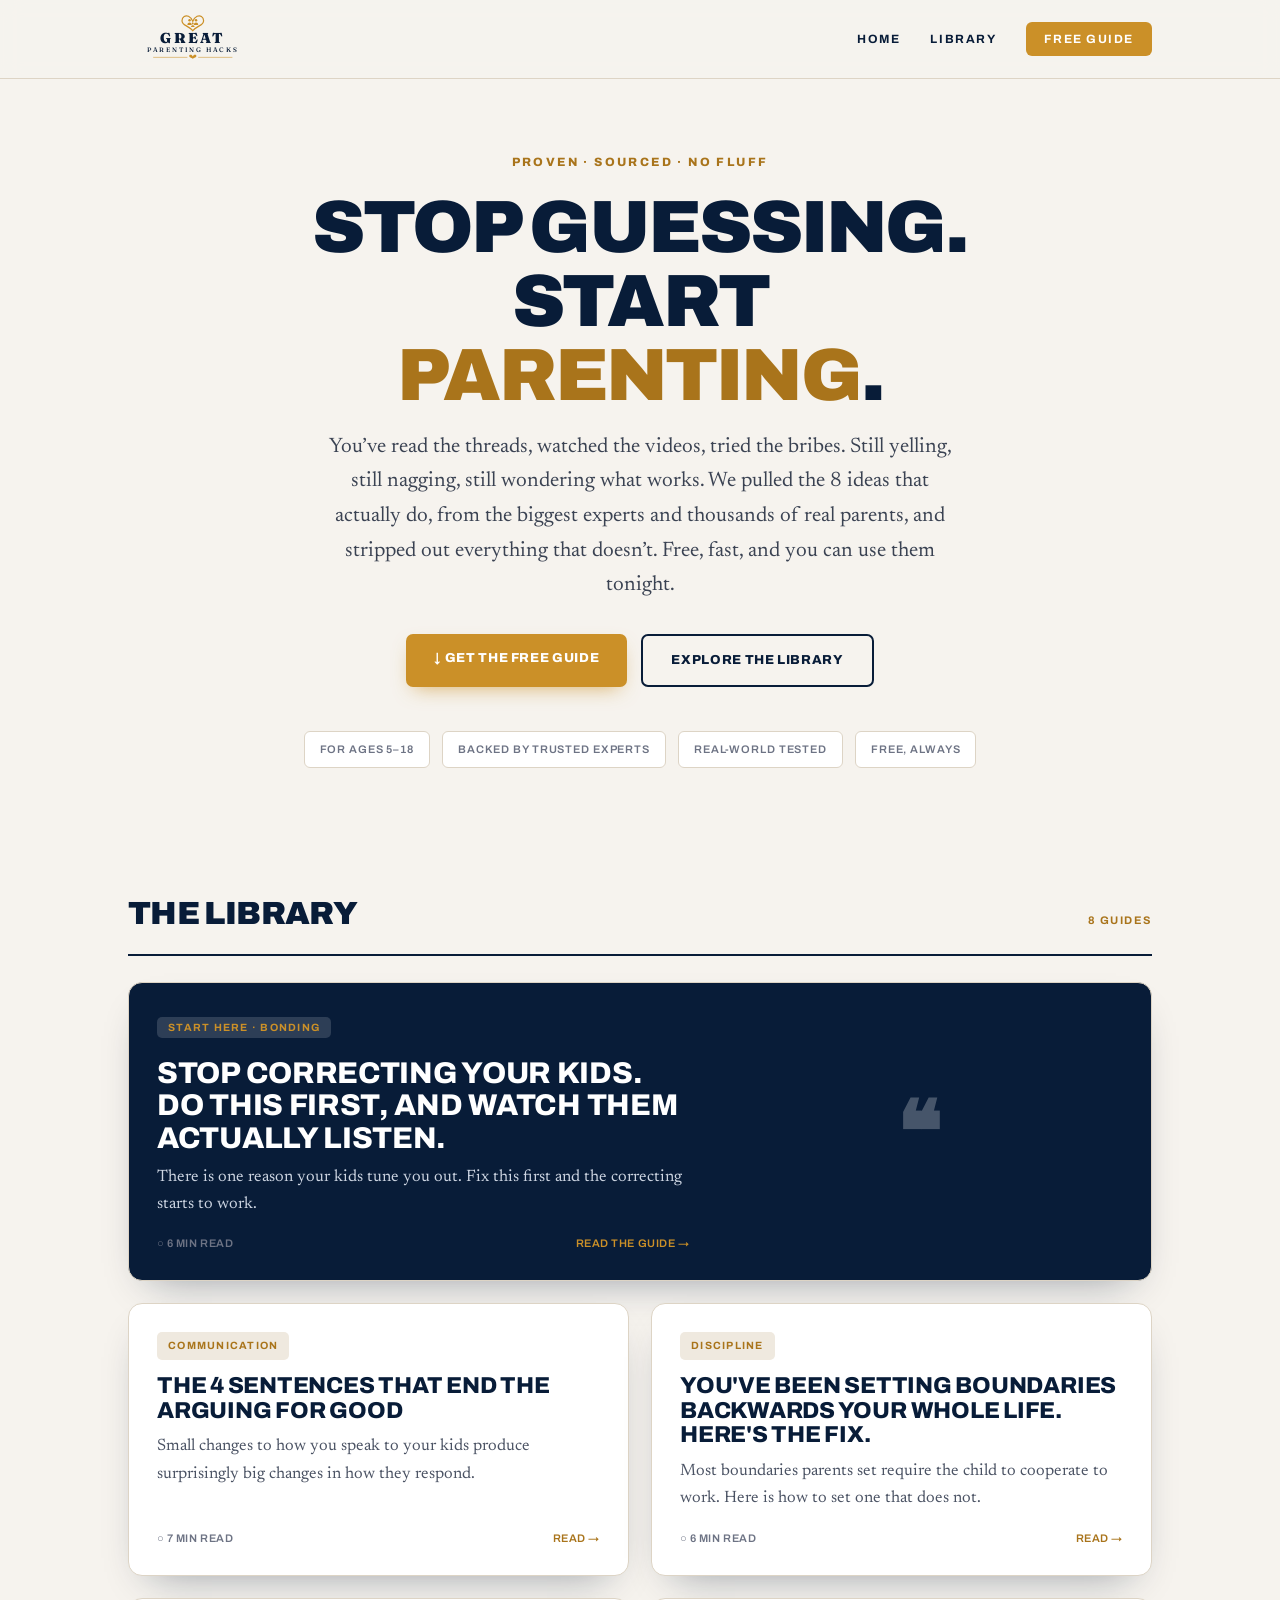
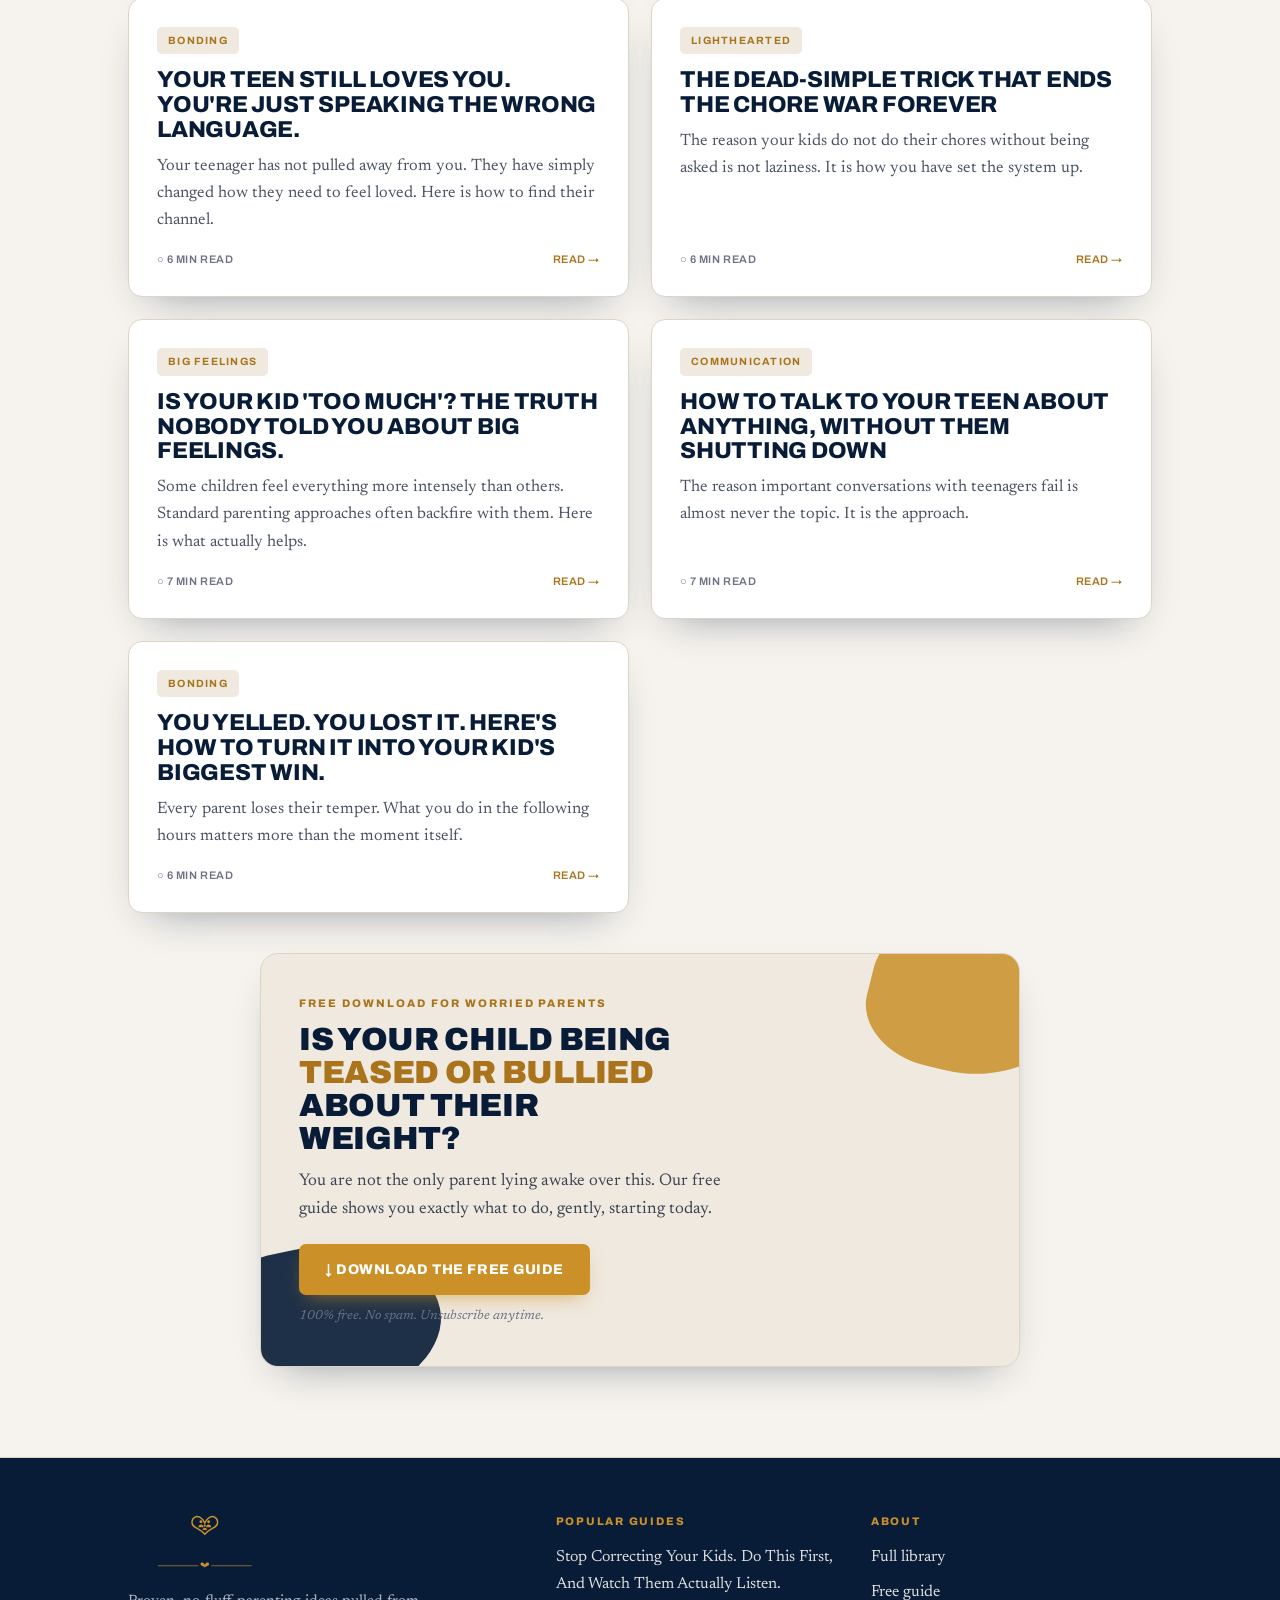
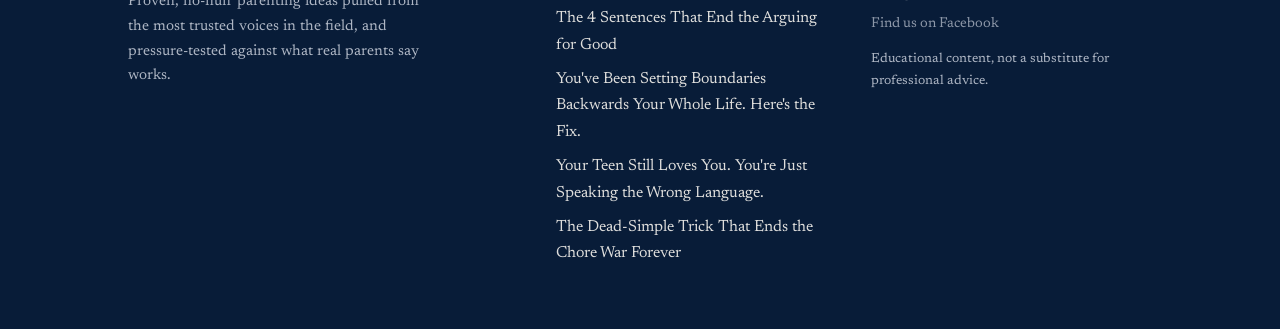
<file: index.html>
<!DOCTYPE html><html lang="en"><head>
<meta charset="utf-8"><meta name="viewport" content="width=device-width,initial-scale=1">
<title>Great Parenting Hacks, Proven Ideas That Actually Work</title>
<meta name="description" content="Eight proven parenting guides on communication, bonding, boundaries and the lighthearted stuff, distilled from the most trusted experts and what real parents say works.">
<meta name="keywords" content="parenting hacks, parenting tips, communication with kids, bonding with children, get kids to do chores, setting boundaries, gentle parenting">
<link rel="canonical" href="https://greatparentinghacks.com/index.html">
<meta property="og:type" content="article"><meta property="og:title" content="Great Parenting Hacks, Proven Ideas That Actually Work">
<meta property="og:description" content="Eight proven parenting guides on communication, bonding, boundaries and the lighthearted stuff, distilled from the most trusted experts and what real parents say works."><meta property="og:url" content="https://greatparentinghacks.com/index.html">
<meta property="og:site_name" content="Great Parenting Hacks">
<meta name="twitter:card" content="summary_large_image">
<style>/* Great Parenting Hacks, brand palette from lead magnet */
@import url('https://fonts.googleapis.com/css2?family=Fraunces:opsz,wght@9..144,400;9..144,500;9..144,600;9..144,900&family=Newsreader:ital,opsz,wght@0,6..72,400;0,6..72,500;1,6..72,400&family=Archivo:wght@600;700;800;900&display=swap');

:root{
  --navy:#081c38;
  --navy-soft:#102a4c;
  --gold:#cb9028;
  --gold-deep:#a9741b;
  --cream:#f6f3ee;
  --cream-2:#efe9df;
  --ink:#1c2433;
  --muted:#6d7384;
  --line:#ddd4c5;
  --shadow:0 18px 40px -22px rgba(8,28,56,.45);
}
*{box-sizing:border-box;margin:0;padding:0}
html{scroll-behavior:smooth}
body{
  background:var(--cream);
  color:var(--ink);
  font-family:'Newsreader',Georgia,serif;
  font-size:19px;line-height:1.65;
  -webkit-font-smoothing:antialiased;
}
a{color:var(--gold-deep);text-decoration:none}
a:hover{text-decoration:underline}
.wrap{max-width:1080px;margin:0 auto;padding:0 28px}
.read{max-width:720px;margin:0 auto;padding:0 28px}
.gph-logo{display:block}

/* nav */
.nav{position:sticky;top:0;z-index:40;background:rgba(246,243,238,.9);backdrop-filter:blur(10px);border-bottom:1px solid var(--line)}
.nav .wrap{display:flex;align-items:center;justify-content:space-between;height:78px}
.nav .gph-logo{height:54px;width:auto}
.nav nav a{font-family:'Archivo',sans-serif;font-weight:700;font-size:12px;text-transform:uppercase;letter-spacing:.13em;color:var(--navy);margin-left:26px}
.nav nav a:hover{color:var(--gold-deep);text-decoration:none}
.nav .nav-cta{background:var(--gold);color:#fff !important;padding:10px 18px;border-radius:6px}
.nav .nav-cta:hover{background:var(--gold-deep)}
@media(max-width:640px){.nav nav a:not(.nav-cta){display:none}}

/* PDF-style banner */
.pdf-banner{position:relative;overflow:hidden;background:var(--cream-2);border:1px solid var(--line);border-radius:18px;padding:40px 38px;margin:40px auto;max-width:760px;box-shadow:var(--shadow)}
.pdf-banner:before{content:"";position:absolute;left:-60px;bottom:-40px;width:240px;height:160px;background:var(--navy);transform:rotate(-12deg);opacity:.9;border-radius:40% 60% 50% 50%}
.pdf-banner:after{content:"";position:absolute;right:-50px;top:-30px;width:200px;height:150px;background:var(--gold);transform:rotate(14deg);opacity:.85;border-radius:50% 50% 60% 40%}
.pdf-banner .inner{position:relative;z-index:2}
.pdf-banner .eyebrow{font-family:'Archivo',sans-serif;font-weight:800;font-size:11px;letter-spacing:.18em;text-transform:uppercase;color:var(--gold-deep);margin-bottom:10px}
.pdf-banner h3{font-family:'Archivo',sans-serif;font-weight:900;font-size:clamp(24px,3.4vw,32px);line-height:1.04;color:var(--navy);text-transform:uppercase;letter-spacing:-.01em;max-width:18ch;margin-bottom:12px}
.pdf-banner h3 .hl{color:var(--gold-deep)}
.pdf-banner p{font-size:17px;color:#3a4252;margin-bottom:20px;max-width:46ch}
.pdf-banner .dl{display:inline-flex;align-items:center;gap:9px;background:var(--gold);color:#fff !important;font-family:'Archivo',sans-serif;font-weight:800;font-size:14px;letter-spacing:.04em;text-transform:uppercase;padding:14px 26px;border-radius:7px;box-shadow:0 8px 20px -8px rgba(203,144,40,.7)}
.pdf-banner .dl:hover{background:var(--gold-deep);text-decoration:none;transform:translateY(-1px)}
.pdf-banner .sub{display:block;margin-top:10px;font-size:13px;color:var(--muted);font-style:italic}

/* footer */
.foot{margin-top:90px;border-top:1px solid var(--line);background:var(--navy);color:var(--cream)}
.foot .wrap{padding:54px 28px;display:grid;grid-template-columns:1.4fr 1fr 1fr;gap:34px}
.foot .gph-logo{height:64px;width:auto;margin-bottom:14px}
.foot h4{font-family:'Archivo',sans-serif;font-weight:800;font-size:11px;letter-spacing:.16em;text-transform:uppercase;color:var(--gold);margin-bottom:14px}
.foot a{display:block;color:var(--cream);font-size:16px;margin-bottom:8px;opacity:.9}
.foot a:hover{color:#fff;opacity:1}
.foot p{font-size:15px;color:#aeb6c4;max-width:34ch}
.foot .fblink{font-size:14px;color:#aeb6c4;opacity:.8}
@media(max-width:640px){.foot .wrap{grid-template-columns:1fr}}
.tag{font-family:'Archivo',sans-serif;font-weight:700;font-size:11px;letter-spacing:.14em;text-transform:uppercase;color:var(--gold-deep)}
</style><script type="application/ld+json">{"@context": "https://schema.org", "@type": "WebSite", "name": "Great Parenting Hacks", "url": "https://greatparentinghacks.com"}</script>
</head><body><style>
.hero{padding:74px 0 56px;text-align:center;position:relative;overflow:hidden}
.hero .kicker{font-family:'Archivo',sans-serif;font-weight:800;font-size:12px;letter-spacing:.2em;text-transform:uppercase;color:var(--gold-deep)}
.hero h1{font-family:'Archivo',sans-serif;font-weight:900;font-size:clamp(40px,7vw,74px);line-height:1;letter-spacing:-.03em;margin:18px auto 18px;max-width:15ch;color:var(--navy);text-transform:uppercase}
.hero h1 em{font-style:normal;color:var(--gold-deep)}
.hero p{font-size:21px;max-width:52ch;margin:0 auto;color:#3a4252}
.hero .row{margin-top:30px;display:flex;gap:14px;justify-content:center;flex-wrap:wrap}
.btn{padding:14px 28px;border-radius:7px;font-family:'Archivo',sans-serif;font-weight:800;font-size:13px;letter-spacing:.05em;text-transform:uppercase}
.btn-primary{background:var(--gold);color:#fff!important;box-shadow:0 8px 20px -8px rgba(203,144,40,.7)}
.btn-primary:hover{background:var(--gold-deep);text-decoration:none}
.btn-ghost{border:2px solid var(--navy);color:var(--navy)!important}
.btn-ghost:hover{background:var(--navy);color:var(--cream)!important;text-decoration:none}
.trust{margin:44px auto 0;max-width:760px;display:flex;gap:12px;justify-content:center;flex-wrap:wrap;font-family:'Archivo',sans-serif;font-weight:600;font-size:11px;letter-spacing:.08em;text-transform:uppercase;color:var(--muted)}
.trust span{background:#fff;border:1px solid var(--line);padding:8px 15px;border-radius:6px}
.sec-head{display:flex;align-items:baseline;justify-content:space-between;margin:64px 0 26px;border-bottom:2px solid var(--navy);padding-bottom:14px}
.sec-head h2{font-family:'Archivo',sans-serif;font-weight:900;font-size:32px;letter-spacing:-.02em;color:var(--navy);text-transform:uppercase}
.grid{display:grid;grid-template-columns:repeat(2,1fr);gap:22px}
@media(max-width:760px){.grid{grid-template-columns:1fr}}
.card{background:#fff;border:1px solid var(--line);border-radius:14px;padding:28px;display:flex;flex-direction:column;box-shadow:var(--shadow);transition:transform .2s,box-shadow .2s;position:relative;overflow:hidden}
.card:hover{transform:translateY(-4px);box-shadow:0 26px 50px -24px rgba(8,28,56,.5)}
.card .pill{align-self:flex-start;background:var(--cream-2);color:var(--gold-deep);font-family:'Archivo',sans-serif;font-weight:700;font-size:10.5px;letter-spacing:.12em;text-transform:uppercase;padding:5px 11px;border-radius:5px}
.card h3{font-family:'Archivo',sans-serif;font-weight:800;font-size:23px;line-height:1.08;margin:14px 0 10px;letter-spacing:-.01em;text-transform:uppercase}
.card h3 a{color:var(--navy)}
.card h3 a:hover{color:var(--gold-deep);text-decoration:none}
.card p{font-size:16.5px;color:#4a5263;margin-bottom:16px;flex:1}
.card .foot-row{display:flex;align-items:center;justify-content:space-between;font-family:'Archivo',sans-serif;font-weight:600;font-size:11px;color:var(--muted);letter-spacing:.05em;text-transform:uppercase}
.card .read-link{color:var(--gold-deep)}
.feature{grid-column:1/-1;background:var(--navy);color:#fff;display:grid;grid-template-columns:1.3fr 1fr;gap:24px;align-items:center}
@media(max-width:760px){.feature{grid-template-columns:1fr}}
.feature h3{color:#fff;font-size:30px}
.feature .pill{background:rgba(255,255,255,.15);color:var(--gold)}
.feature p{color:#cdd5e2}
.feature .read-link{color:var(--gold)}
</style>
<!-- TikTok Pixel Base Code -->
<script>
!function (w, d, t) {
  w.TiktokAnalyticsObject=t;var ttq=w[t]=w[t]||[];ttq.methods=["page","track","identify","instances","debug","on","off","once","ready","alias","group","enableCookie","disableCookie","holdConsent","revokeConsent","grantConsent"],ttq.setAndDefer=function(t,e){t[e]=function(){t.push([e].concat(Array.prototype.slice.call(arguments,0)))}};for(var i=0;i<ttq.methods.length;i++)ttq.setAndDefer(ttq,ttq.methods[i]);ttq.instance=function(t){for( var e=ttq._i[t]||[],n=0;n<ttq.methods.length;n++)ttq.setAndDefer(e,ttq.methods[n]);return e},ttq.load=function(e,n){var r="https://analytics.tiktok.com/i18n/pixel/events.js",o=n&&n.partner;ttq._i=ttq._i||{},ttq._i[e]=[],ttq._i[e]._u=r,ttq._t=ttq._t||{},ttq._t[e]=+new Date,ttq._o=ttq._o||{},ttq._o[e]=n||{};n=document.createElement("script");n.type="text/javascript",n.async=!0,n.src=r+"?sdkid="+e+"&lib="+t;e=document.getElementsByTagName("script")[0];e.parentNode.insertBefore(n,e)};
  ttq.load('D8HVKPJC77UANKFSCE50');
  ttq.page();
}(window, document, 'ttq');
</script>
<!-- End TikTok Pixel Base Code -->
<header class="nav"><div class="wrap">
<a href="index.html" aria-label="Great Parenting Hacks home"><svg class="gph-logo" viewBox="0 0 360 150" xmlns="http://www.w3.org/2000/svg" role="img" aria-label="Great Parenting Hacks">
  <!-- heart + family mark -->
  <g transform="translate(180,30)">
    <path d="M0 22 C-14 6 -30 8 -30 -6 C-30 -17 -20 -22 -12 -18 C-6 -15 -2 -9 0 -4 C2 -9 6 -15 12 -18 C20 -22 30 -17 30 -6 C30 8 14 6 0 22 Z"
          fill="none" stroke="#cb9028" stroke-width="3.4"/>
    <!-- two adults -->
    <circle cx="-9" cy="-7" r="3.4" fill="#cb9028"/>
    <circle cx="9" cy="-7" r="3.4" fill="#cb9028"/>
    <path d="M-15 6 C-15 -3 -3 -3 -3 6 Z" fill="#cb9028"/>
    <path d="M15 6 C15 -3 3 -3 3 6 Z" fill="#cb9028"/>
    <!-- child -->
    <circle cx="0" cy="2" r="2.6" fill="#cb9028"/>
    <path d="M-5 12 C-5 5 5 5 5 12 Z" fill="#cb9028"/>
  </g>
  <!-- wordmark -->
  <text x="180" y="86" text-anchor="middle" font-family="Fraunces, Georgia, serif" font-weight="900" font-size="40" letter-spacing="6" fill="#081c38">GREAT</text>
  <text x="180" y="112" text-anchor="middle" font-family="Fraunces, Georgia, serif" font-weight="500" font-size="18" letter-spacing="5" fill="#081c38">PARENTING HACKS</text>
  <!-- divider with heart -->
  <line x1="70" y1="126" x2="165" y2="126" stroke="#cb9028" stroke-width="1.5"/>
  <line x1="195" y1="126" x2="290" y2="126" stroke="#cb9028" stroke-width="1.5"/>
  <path d="M180 130 C176 126 170 127 170 122 C170 119 173 117.5 176 119 C178 120 179 122 180 123.5 C181 122 182 120 184 119 C187 117.5 190 119 190 122 C190 127 184 126 180 130 Z" fill="#cb9028"/>
</svg>
</a>
<nav>
<a href="index.html">Home</a>
<a href="index.html#library">Library</a>
<a class="nav-cta" href="free-guide.html">Free Guide</a>
</nav></div></header><section class="hero"><div class="wrap">
<div class="kicker">Proven · Sourced · No Fluff</div>
<h1>Stop guessing. Start <em>parenting</em>.</h1>
<p>You’ve read the threads, watched the videos, tried the bribes. Still yelling, still nagging, still wondering what works. We pulled the 8 ideas that actually do, from the biggest experts and thousands of real parents, and stripped out everything that doesn’t. Free, fast, and you can use them tonight.</p>
<div class="row">
<a class="btn btn-primary" href="free-guide.html">↓ Get the Free Guide</a>
<a class="btn btn-ghost" href="#library">Explore the library</a>
</div>
<div class="trust"><span>For ages 5–18</span><span>Backed by trusted experts</span><span>Real-world tested</span><span>Free, always</span></div>
</div></section>

<div class="wrap" id="library">
<div class="sec-head"><h2>The Library</h2><span class="tag">8 guides</span></div>
<div class="grid"><a class="card feature" href="connection-over-correction.html" style="text-decoration:none">
<div><span class="pill">Start here · Bonding</span>
<h3>Stop Correcting Your Kids. Do This First, And Watch Them Actually Listen.</h3><p>There is one reason your kids tune you out. Fix this first and the correcting starts to work.</p>
<div class="foot-row"><span>○ 6 min read</span><span class="read-link">Read the guide →</span></div></div>
<div style="font-family:'Fraunces',serif;font-size:84px;font-weight:900;opacity:.25;text-align:center;line-height:1">❝</div>
</a><div class="card">
<span class="pill">Communication</span>
<h3><a href="how-to-talk-so-kids-listen.html">The 4 Sentences That End the Arguing for Good</a></h3>
<p>Small changes to how you speak to your kids produce surprisingly big changes in how they respond.</p>
<div class="foot-row"><span>○ 7 min read</span><a class="read-link" href="how-to-talk-so-kids-listen.html">Read →</a></div>
</div><div class="card">
<span class="pill">Discipline</span>
<h3><a href="boundaries-that-work.html">You&#x27;ve Been Setting Boundaries Backwards Your Whole Life. Here&#x27;s the Fix.</a></h3>
<p>Most boundaries parents set require the child to cooperate to work. Here is how to set one that does not.</p>
<div class="foot-row"><span>○ 6 min read</span><a class="read-link" href="boundaries-that-work.html">Read →</a></div>
</div><div class="card">
<span class="pill">Bonding</span>
<h3><a href="love-languages-of-teens.html">Your Teen Still Loves You. You&#x27;re Just Speaking the Wrong Language.</a></h3>
<p>Your teenager has not pulled away from you. They have simply changed how they need to feel loved. Here is how to find their channel.</p>
<div class="foot-row"><span>○ 6 min read</span><a class="read-link" href="love-languages-of-teens.html">Read →</a></div>
</div><div class="card">
<span class="pill">Lighthearted</span>
<h3><a href="chores-without-nagging.html">The Dead-Simple Trick That Ends the Chore War Forever</a></h3>
<p>The reason your kids do not do their chores without being asked is not laziness. It is how you have set the system up.</p>
<div class="foot-row"><span>○ 6 min read</span><a class="read-link" href="chores-without-nagging.html">Read →</a></div>
</div><div class="card">
<span class="pill">Big Feelings</span>
<h3><a href="deeply-feeling-kids.html">Is Your Kid &#x27;Too Much&#x27;? The Truth Nobody Told You About Big Feelings.</a></h3>
<p>Some children feel everything more intensely than others. Standard parenting approaches often backfire with them. Here is what actually helps.</p>
<div class="foot-row"><span>○ 7 min read</span><a class="read-link" href="deeply-feeling-kids.html">Read →</a></div>
</div><div class="card">
<span class="pill">Communication</span>
<h3><a href="hard-conversations-brief-model.html">How to Talk to Your Teen About Anything, Without Them Shutting Down</a></h3>
<p>The reason important conversations with teenagers fail is almost never the topic. It is the approach.</p>
<div class="foot-row"><span>○ 7 min read</span><a class="read-link" href="hard-conversations-brief-model.html">Read →</a></div>
</div><div class="card">
<span class="pill">Bonding</span>
<h3><a href="repair-after-rupture.html">You Yelled. You Lost It. Here&#x27;s How to Turn It Into Your Kid&#x27;s Biggest Win.</a></h3>
<p>Every parent loses their temper. What you do in the following hours matters more than the moment itself.</p>
<div class="foot-row"><span>○ 6 min read</span><a class="read-link" href="repair-after-rupture.html">Read →</a></div>
</div></div><div class="pdf-banner"><div class="inner">
<div class="eyebrow">Free download for worried parents</div>
<h3>Is Your Child Being <span class="hl">Teased or Bullied</span> About Their Weight?</h3>
<p>You are not the only parent lying awake over this. Our free guide shows you exactly what to do, gently, starting today.</p>
<a class="dl" href="free-guide.html">↓ Download the Free Guide</a>
<span class="sub">100% free. No spam. Unsubscribe anytime.</span>
</div></div></div><footer class="foot"><div class="wrap">
<div><svg class="gph-logo" viewBox="0 0 360 150" xmlns="http://www.w3.org/2000/svg" role="img" aria-label="Great Parenting Hacks">
  <!-- heart + family mark -->
  <g transform="translate(180,30)">
    <path d="M0 22 C-14 6 -30 8 -30 -6 C-30 -17 -20 -22 -12 -18 C-6 -15 -2 -9 0 -4 C2 -9 6 -15 12 -18 C20 -22 30 -17 30 -6 C30 8 14 6 0 22 Z"
          fill="none" stroke="#cb9028" stroke-width="3.4"/>
    <!-- two adults -->
    <circle cx="-9" cy="-7" r="3.4" fill="#cb9028"/>
    <circle cx="9" cy="-7" r="3.4" fill="#cb9028"/>
    <path d="M-15 6 C-15 -3 -3 -3 -3 6 Z" fill="#cb9028"/>
    <path d="M15 6 C15 -3 3 -3 3 6 Z" fill="#cb9028"/>
    <!-- child -->
    <circle cx="0" cy="2" r="2.6" fill="#cb9028"/>
    <path d="M-5 12 C-5 5 5 5 5 12 Z" fill="#cb9028"/>
  </g>
  <!-- wordmark -->
  <text x="180" y="86" text-anchor="middle" font-family="Fraunces, Georgia, serif" font-weight="900" font-size="40" letter-spacing="6" fill="#081c38">GREAT</text>
  <text x="180" y="112" text-anchor="middle" font-family="Fraunces, Georgia, serif" font-weight="500" font-size="18" letter-spacing="5" fill="#081c38">PARENTING HACKS</text>
  <!-- divider with heart -->
  <line x1="70" y1="126" x2="165" y2="126" stroke="#cb9028" stroke-width="1.5"/>
  <line x1="195" y1="126" x2="290" y2="126" stroke="#cb9028" stroke-width="1.5"/>
  <path d="M180 130 C176 126 170 127 170 122 C170 119 173 117.5 176 119 C178 120 179 122 180 123.5 C181 122 182 120 184 119 C187 117.5 190 119 190 122 C190 127 184 126 180 130 Z" fill="#cb9028"/>
</svg>

<p>Proven, no-fluff parenting ideas pulled from the most trusted voices in the field, and pressure-tested against what real parents say works.</p></div>
<div><h4>Popular guides</h4><a href="connection-over-correction.html">Stop Correcting Your Kids. Do This First, And Watch Them Actually Listen.</a><a href="how-to-talk-so-kids-listen.html">The 4 Sentences That End the Arguing for Good</a><a href="boundaries-that-work.html">You&#x27;ve Been Setting Boundaries Backwards Your Whole Life. Here&#x27;s the Fix.</a><a href="love-languages-of-teens.html">Your Teen Still Loves You. You&#x27;re Just Speaking the Wrong Language.</a><a href="chores-without-nagging.html">The Dead-Simple Trick That Ends the Chore War Forever</a></div>
<div><h4>About</h4><a href="index.html#library">Full library</a><a href="free-guide.html">Free guide</a>
<a class="fblink" href="https://facebook.com/greatparentinghacks" target="_blank" rel="noopener">Find us on Facebook</a>
<p style="margin-top:12px;font-size:13px">Educational content, not a substitute for professional advice.</p></div>
</div></footer></body></html>
</file>
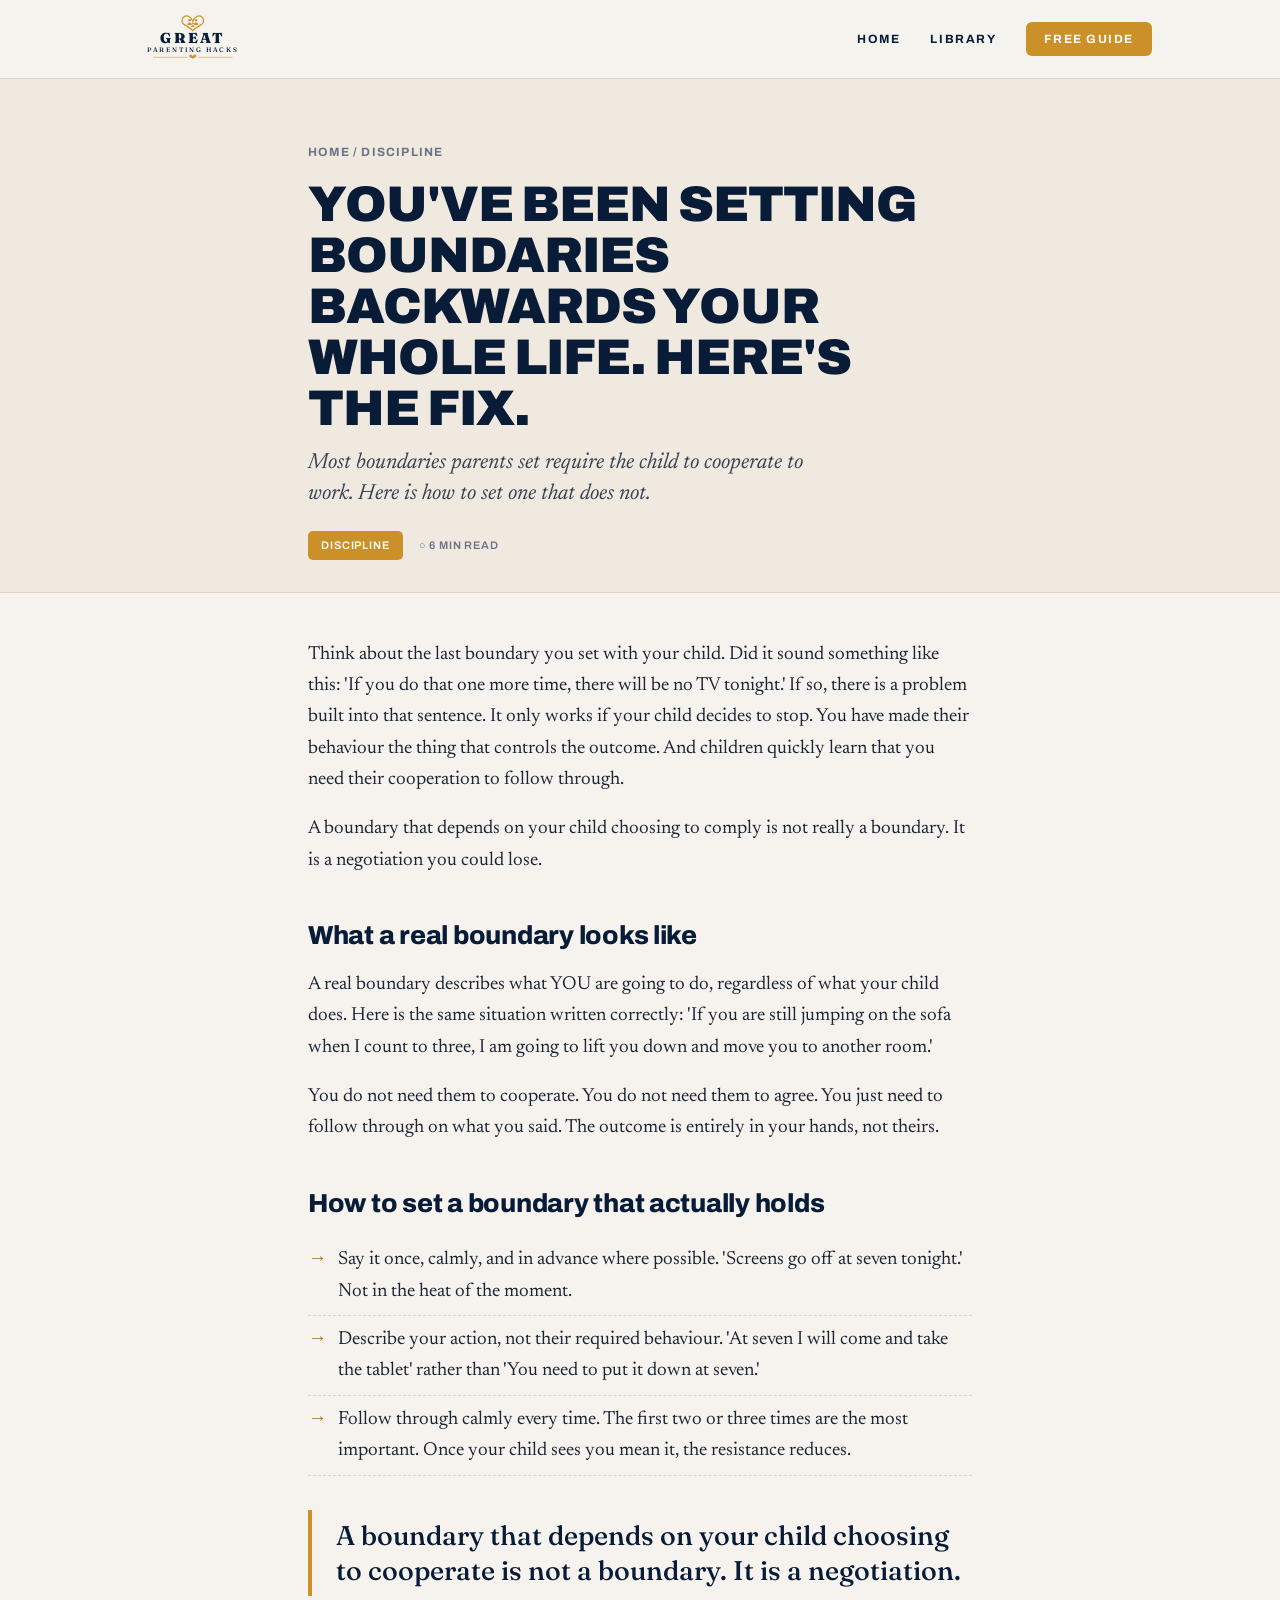
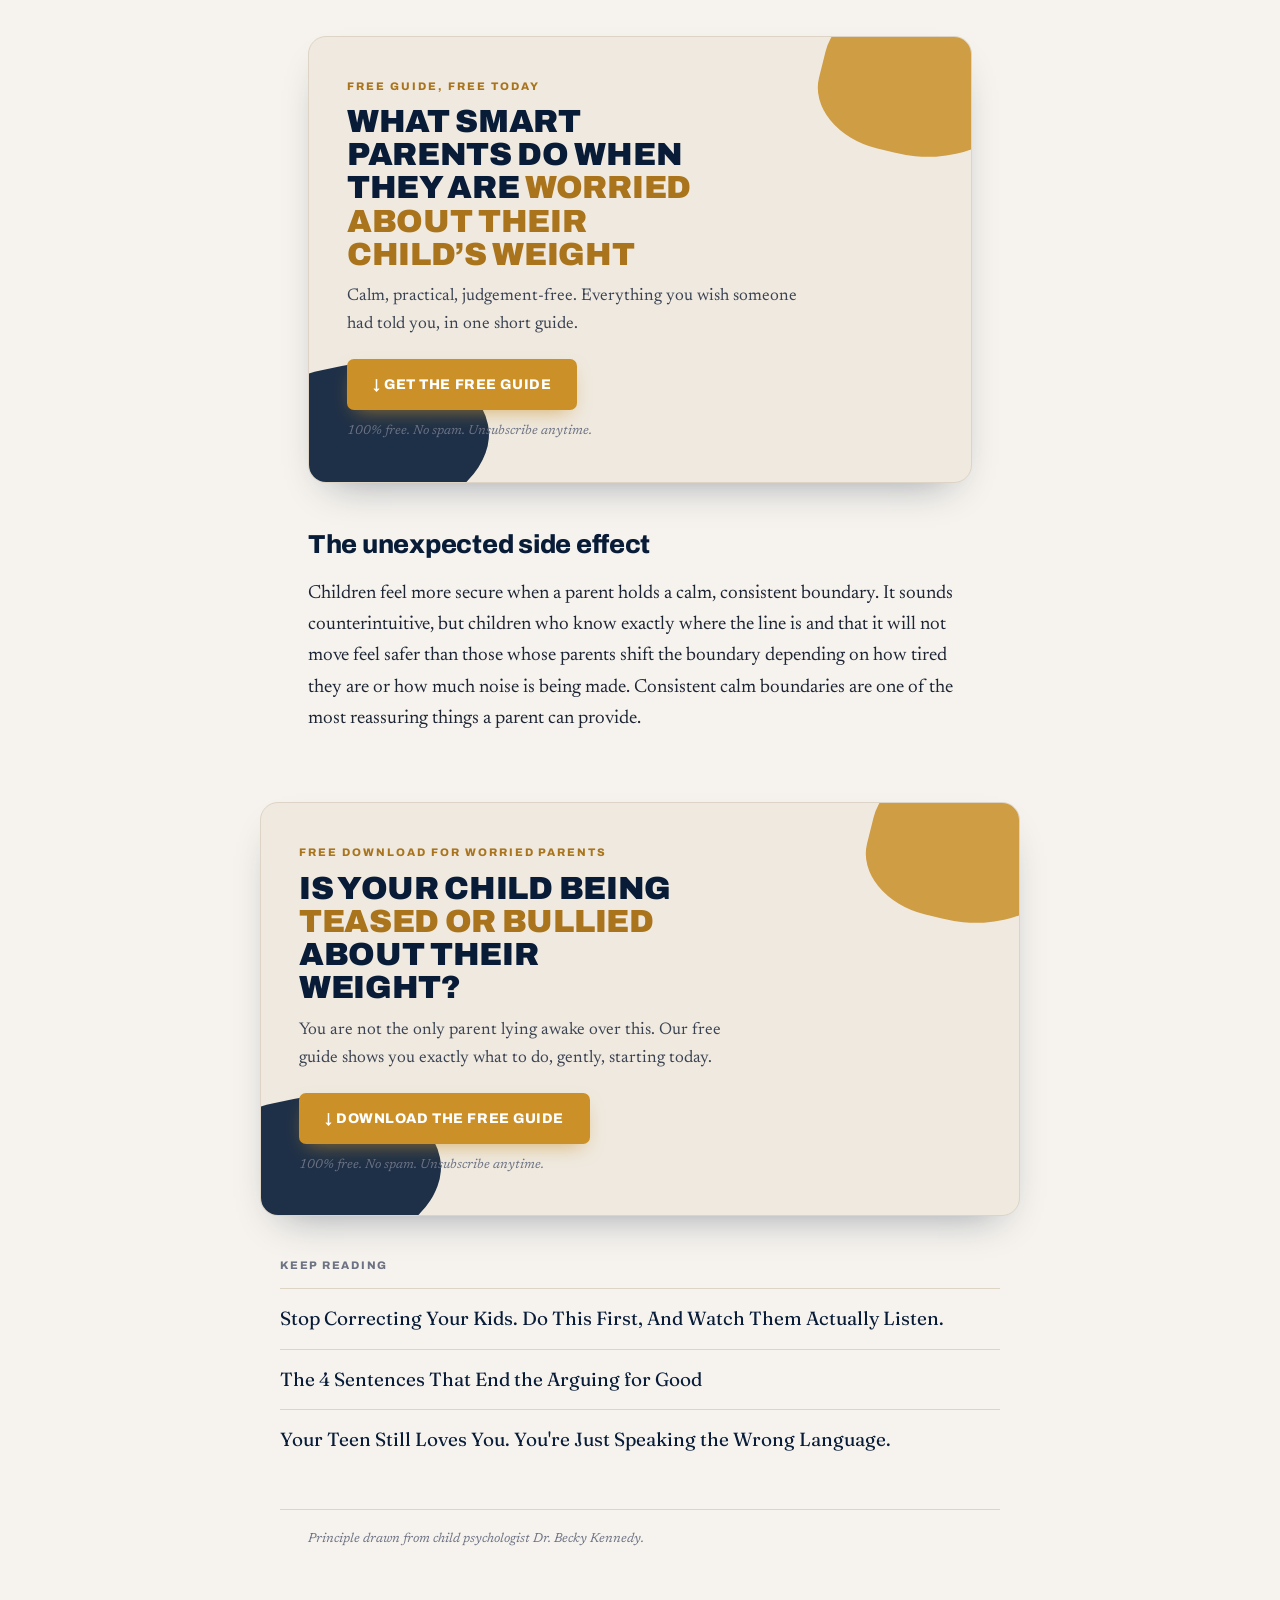
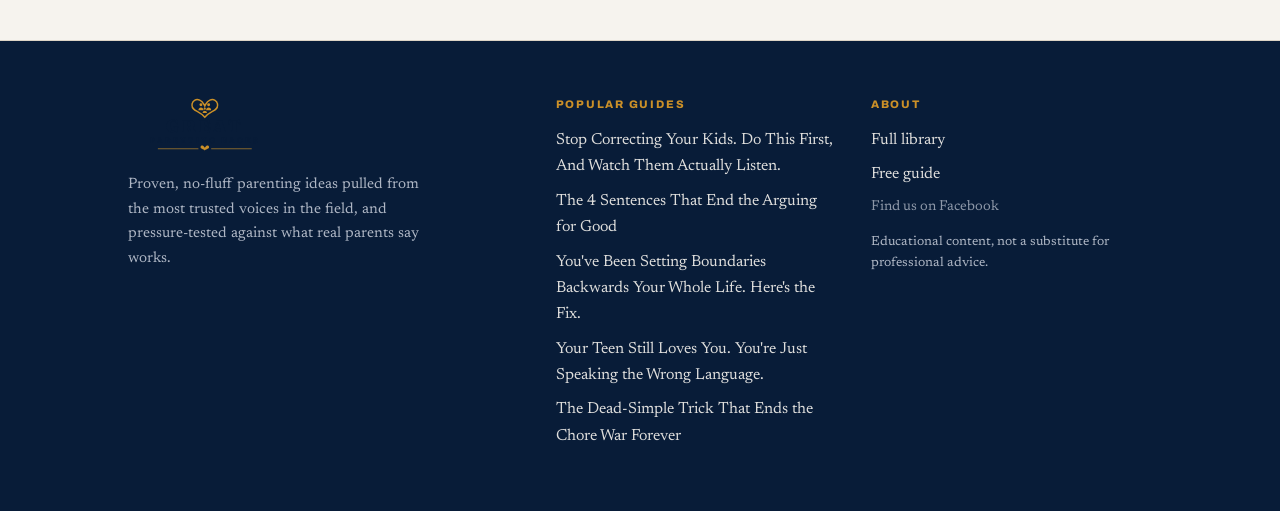
<file: boundaries-that-work.html>
<!DOCTYPE html><html lang="en"><head>
<meta charset="utf-8"><meta name="viewport" content="width=device-width,initial-scale=1">
<title>You&#x27;ve Been Setting Boundaries Backwards Your Whole Life. Here&#x27;s the Fix. | Great Parenting Hacks</title>
<meta name="description" content="Most boundaries parents set require the child to cooperate to work. Here is how to set one that does not.">
<meta name="keywords" content="setting boundaries with kids, how to set boundaries, boundaries vs consequences, stop power struggles">
<link rel="canonical" href="https://greatparentinghacks.com/boundaries-that-work.html">
<meta property="og:type" content="article"><meta property="og:title" content="You&#x27;ve Been Setting Boundaries Backwards Your Whole Life. Here&#x27;s the Fix. | Great Parenting Hacks">
<meta property="og:description" content="Most boundaries parents set require the child to cooperate to work. Here is how to set one that does not."><meta property="og:url" content="https://greatparentinghacks.com/boundaries-that-work.html">
<meta property="og:site_name" content="Great Parenting Hacks">
<meta name="twitter:card" content="summary_large_image">
<style>/* Great Parenting Hacks, brand palette from lead magnet */
@import url('https://fonts.googleapis.com/css2?family=Fraunces:opsz,wght@9..144,400;9..144,500;9..144,600;9..144,900&family=Newsreader:ital,opsz,wght@0,6..72,400;0,6..72,500;1,6..72,400&family=Archivo:wght@600;700;800;900&display=swap');

:root{
  --navy:#081c38;
  --navy-soft:#102a4c;
  --gold:#cb9028;
  --gold-deep:#a9741b;
  --cream:#f6f3ee;
  --cream-2:#efe9df;
  --ink:#1c2433;
  --muted:#6d7384;
  --line:#ddd4c5;
  --shadow:0 18px 40px -22px rgba(8,28,56,.45);
}
*{box-sizing:border-box;margin:0;padding:0}
html{scroll-behavior:smooth}
body{
  background:var(--cream);
  color:var(--ink);
  font-family:'Newsreader',Georgia,serif;
  font-size:19px;line-height:1.65;
  -webkit-font-smoothing:antialiased;
}
a{color:var(--gold-deep);text-decoration:none}
a:hover{text-decoration:underline}
.wrap{max-width:1080px;margin:0 auto;padding:0 28px}
.read{max-width:720px;margin:0 auto;padding:0 28px}
.gph-logo{display:block}

/* nav */
.nav{position:sticky;top:0;z-index:40;background:rgba(246,243,238,.9);backdrop-filter:blur(10px);border-bottom:1px solid var(--line)}
.nav .wrap{display:flex;align-items:center;justify-content:space-between;height:78px}
.nav .gph-logo{height:54px;width:auto}
.nav nav a{font-family:'Archivo',sans-serif;font-weight:700;font-size:12px;text-transform:uppercase;letter-spacing:.13em;color:var(--navy);margin-left:26px}
.nav nav a:hover{color:var(--gold-deep);text-decoration:none}
.nav .nav-cta{background:var(--gold);color:#fff !important;padding:10px 18px;border-radius:6px}
.nav .nav-cta:hover{background:var(--gold-deep)}
@media(max-width:640px){.nav nav a:not(.nav-cta){display:none}}

/* PDF-style banner */
.pdf-banner{position:relative;overflow:hidden;background:var(--cream-2);border:1px solid var(--line);border-radius:18px;padding:40px 38px;margin:40px auto;max-width:760px;box-shadow:var(--shadow)}
.pdf-banner:before{content:"";position:absolute;left:-60px;bottom:-40px;width:240px;height:160px;background:var(--navy);transform:rotate(-12deg);opacity:.9;border-radius:40% 60% 50% 50%}
.pdf-banner:after{content:"";position:absolute;right:-50px;top:-30px;width:200px;height:150px;background:var(--gold);transform:rotate(14deg);opacity:.85;border-radius:50% 50% 60% 40%}
.pdf-banner .inner{position:relative;z-index:2}
.pdf-banner .eyebrow{font-family:'Archivo',sans-serif;font-weight:800;font-size:11px;letter-spacing:.18em;text-transform:uppercase;color:var(--gold-deep);margin-bottom:10px}
.pdf-banner h3{font-family:'Archivo',sans-serif;font-weight:900;font-size:clamp(24px,3.4vw,32px);line-height:1.04;color:var(--navy);text-transform:uppercase;letter-spacing:-.01em;max-width:18ch;margin-bottom:12px}
.pdf-banner h3 .hl{color:var(--gold-deep)}
.pdf-banner p{font-size:17px;color:#3a4252;margin-bottom:20px;max-width:46ch}
.pdf-banner .dl{display:inline-flex;align-items:center;gap:9px;background:var(--gold);color:#fff !important;font-family:'Archivo',sans-serif;font-weight:800;font-size:14px;letter-spacing:.04em;text-transform:uppercase;padding:14px 26px;border-radius:7px;box-shadow:0 8px 20px -8px rgba(203,144,40,.7)}
.pdf-banner .dl:hover{background:var(--gold-deep);text-decoration:none;transform:translateY(-1px)}
.pdf-banner .sub{display:block;margin-top:10px;font-size:13px;color:var(--muted);font-style:italic}

/* footer */
.foot{margin-top:90px;border-top:1px solid var(--line);background:var(--navy);color:var(--cream)}
.foot .wrap{padding:54px 28px;display:grid;grid-template-columns:1.4fr 1fr 1fr;gap:34px}
.foot .gph-logo{height:64px;width:auto;margin-bottom:14px}
.foot h4{font-family:'Archivo',sans-serif;font-weight:800;font-size:11px;letter-spacing:.16em;text-transform:uppercase;color:var(--gold);margin-bottom:14px}
.foot a{display:block;color:var(--cream);font-size:16px;margin-bottom:8px;opacity:.9}
.foot a:hover{color:#fff;opacity:1}
.foot p{font-size:15px;color:#aeb6c4;max-width:34ch}
.foot .fblink{font-size:14px;color:#aeb6c4;opacity:.8}
@media(max-width:640px){.foot .wrap{grid-template-columns:1fr}}
.tag{font-family:'Archivo',sans-serif;font-weight:700;font-size:11px;letter-spacing:.14em;text-transform:uppercase;color:var(--gold-deep)}
</style><script type="application/ld+json">{"@context": "https://schema.org", "@type": "Article", "headline": "You've Been Setting Boundaries Backwards Your Whole Life. Here's the Fix.", "description": "Most boundaries parents set require the child to cooperate to work. Here is how to set one that does not.", "author": {"@type": "Organization", "name": "Great Parenting Hacks"}, "publisher": {"@type": "Organization", "name": "Great Parenting Hacks"}, "url": "https://greatparentinghacks.com/boundaries-that-work.html"}</script>
</head><body><style>
.hero-a{padding:64px 0 32px;border-bottom:1px solid var(--line);background:var(--cream-2)}
.crumb{font-family:'Archivo',sans-serif;font-weight:700;font-size:12px;letter-spacing:.1em;text-transform:uppercase;color:var(--muted)}
.crumb a{color:var(--muted)}
h1{font-family:'Archivo',sans-serif;font-weight:900;font-size:clamp(30px,4.8vw,50px);line-height:1.02;letter-spacing:-.02em;margin:16px 0 14px;max-width:20ch;color:var(--navy);text-transform:uppercase}
.dek{font-size:22px;line-height:1.4;color:#3a4252;max-width:42ch;font-style:italic}
.meta{margin-top:22px;display:flex;gap:16px;flex-wrap:wrap;align-items:center;font-family:'Archivo',sans-serif;font-weight:600;font-size:11px;letter-spacing:.08em;text-transform:uppercase;color:var(--muted)}
.pill{background:var(--gold);color:#fff;padding:5px 13px;border-radius:5px}
article{padding:46px 0 10px}
article h2{font-family:'Archivo',sans-serif;font-weight:800;font-size:26px;margin:38px 0 12px;letter-spacing:-.01em;color:var(--navy)}
article p{margin:0 0 18px}
article ul{margin:6px 0 22px;padding:0;list-style:none}
article li{position:relative;padding:8px 0 8px 30px;border-bottom:1px dashed var(--line)}
article li:before{content:"\2192";position:absolute;left:0;top:8px;color:var(--gold-deep);font-weight:700}
.pull{font-family:'Fraunces',serif;font-weight:500;font-size:27px;line-height:1.3;color:var(--navy);border-left:4px solid var(--gold);padding:8px 0 8px 24px;margin:34px 0}
.source-note{max-width:720px;margin:40px auto 0;padding-top:18px;border-top:1px solid var(--line)}
.source-note p{font-size:13px;color:var(--muted);font-style:italic;margin:0}
.more{margin:40px auto 0;max-width:720px}
.more h4{font-family:'Archivo',sans-serif;font-weight:800;font-size:11px;letter-spacing:.16em;text-transform:uppercase;color:var(--muted);margin-bottom:14px}
.more a{display:block;border-top:1px solid var(--line);padding:14px 0;color:var(--navy);font-family:'Fraunces',serif;font-size:19px}
.more a:hover{color:var(--gold-deep);text-decoration:none}
</style>
<!-- TikTok Pixel Base Code -->
<script>
!function (w, d, t) {
  w.TiktokAnalyticsObject=t;var ttq=w[t]=w[t]||[];ttq.methods=["page","track","identify","instances","debug","on","off","once","ready","alias","group","enableCookie","disableCookie","holdConsent","revokeConsent","grantConsent"],ttq.setAndDefer=function(t,e){t[e]=function(){t.push([e].concat(Array.prototype.slice.call(arguments,0)))}};for(var i=0;i<ttq.methods.length;i++)ttq.setAndDefer(ttq,ttq.methods[i]);ttq.instance=function(t){for( var e=ttq._i[t]||[],n=0;n<ttq.methods.length;n++)ttq.setAndDefer(e,ttq.methods[n]);return e},ttq.load=function(e,n){var r="https://analytics.tiktok.com/i18n/pixel/events.js",o=n&&n.partner;ttq._i=ttq._i||{},ttq._i[e]=[],ttq._i[e]._u=r,ttq._t=ttq._t||{},ttq._t[e]=+new Date,ttq._o=ttq._o||{},ttq._o[e]=n||{};n=document.createElement("script");n.type="text/javascript",n.async=!0,n.src=r+"?sdkid="+e+"&lib="+t;e=document.getElementsByTagName("script")[0];e.parentNode.insertBefore(n,e)};
  ttq.load('D8HVKPJC77UANKFSCE50');
  ttq.page();
}(window, document, 'ttq');
</script>
<!-- End TikTok Pixel Base Code -->
<header class="nav"><div class="wrap">
<a href="index.html" aria-label="Great Parenting Hacks home"><svg class="gph-logo" viewBox="0 0 360 150" xmlns="http://www.w3.org/2000/svg" role="img" aria-label="Great Parenting Hacks">
  <!-- heart + family mark -->
  <g transform="translate(180,30)">
    <path d="M0 22 C-14 6 -30 8 -30 -6 C-30 -17 -20 -22 -12 -18 C-6 -15 -2 -9 0 -4 C2 -9 6 -15 12 -18 C20 -22 30 -17 30 -6 C30 8 14 6 0 22 Z"
          fill="none" stroke="#cb9028" stroke-width="3.4"/>
    <!-- two adults -->
    <circle cx="-9" cy="-7" r="3.4" fill="#cb9028"/>
    <circle cx="9" cy="-7" r="3.4" fill="#cb9028"/>
    <path d="M-15 6 C-15 -3 -3 -3 -3 6 Z" fill="#cb9028"/>
    <path d="M15 6 C15 -3 3 -3 3 6 Z" fill="#cb9028"/>
    <!-- child -->
    <circle cx="0" cy="2" r="2.6" fill="#cb9028"/>
    <path d="M-5 12 C-5 5 5 5 5 12 Z" fill="#cb9028"/>
  </g>
  <!-- wordmark -->
  <text x="180" y="86" text-anchor="middle" font-family="Fraunces, Georgia, serif" font-weight="900" font-size="40" letter-spacing="6" fill="#081c38">GREAT</text>
  <text x="180" y="112" text-anchor="middle" font-family="Fraunces, Georgia, serif" font-weight="500" font-size="18" letter-spacing="5" fill="#081c38">PARENTING HACKS</text>
  <!-- divider with heart -->
  <line x1="70" y1="126" x2="165" y2="126" stroke="#cb9028" stroke-width="1.5"/>
  <line x1="195" y1="126" x2="290" y2="126" stroke="#cb9028" stroke-width="1.5"/>
  <path d="M180 130 C176 126 170 127 170 122 C170 119 173 117.5 176 119 C178 120 179 122 180 123.5 C181 122 182 120 184 119 C187 117.5 190 119 190 122 C190 127 184 126 180 130 Z" fill="#cb9028"/>
</svg>
</a>
<nav>
<a href="index.html">Home</a>
<a href="index.html#library">Library</a>
<a class="nav-cta" href="free-guide.html">Free Guide</a>
</nav></div></header><section class="hero-a"><div class="read">
<div class="crumb"><a href="index.html">Home</a> / Discipline</div>
<h1>You&#x27;ve Been Setting Boundaries Backwards Your Whole Life. Here&#x27;s the Fix.</h1>
<p class="dek">Most boundaries parents set require the child to cooperate to work. Here is how to set one that does not.</p>
<div class="meta"><span class="pill">Discipline</span><span>○ 6 min read</span></div>
</div></section>
<article><div class="read"><p>Think about the last boundary you set with your child. Did it sound something like this: 'If you do that one more time, there will be no TV tonight.' If so, there is a problem built into that sentence. It only works if your child decides to stop. You have made their behaviour the thing that controls the outcome. And children quickly learn that you need their cooperation to follow through.</p>
<p>A boundary that depends on your child choosing to comply is not really a boundary. It is a negotiation you could lose.</p>
<h2>What a real boundary looks like</h2>
<p>A real boundary describes what YOU are going to do, regardless of what your child does. Here is the same situation written correctly: 'If you are still jumping on the sofa when I count to three, I am going to lift you down and move you to another room.'</p>
<p>You do not need them to cooperate. You do not need them to agree. You just need to follow through on what you said. The outcome is entirely in your hands, not theirs.</p>
<h2>How to set a boundary that actually holds</h2>
<ul><li>Say it once, calmly, and in advance where possible. 'Screens go off at seven tonight.' Not in the heat of the moment.</li><li>Describe your action, not their required behaviour. 'At seven I will come and take the tablet' rather than 'You need to put it down at seven.'</li><li>Follow through calmly every time. The first two or three times are the most important. Once your child sees you mean it, the resistance reduces.</li></ul>
<blockquote class="pull">A boundary that depends on your child choosing to cooperate is not a boundary. It is a negotiation.</blockquote>
<div class="pdf-banner"><div class="inner">
<div class="eyebrow">Free guide, free today</div>
<h3>What Smart Parents Do When They Are <span class="hl">Worried About Their Child’s Weight</span></h3>
<p>Calm, practical, judgement-free. Everything you wish someone had told you, in one short guide.</p>
<a class="dl" href="free-guide.html">↓ Get the Free Guide</a>
<span class="sub">100% free. No spam. Unsubscribe anytime.</span>
</div></div>
<h2>The unexpected side effect</h2>
<p>Children feel more secure when a parent holds a calm, consistent boundary. It sounds counterintuitive, but children who know exactly where the line is and that it will not move feel safer than those whose parents shift the boundary depending on how tired they are or how much noise is being made. Consistent calm boundaries are one of the most reassuring things a parent can provide.</p></div></article>
<div class="pdf-banner"><div class="inner">
<div class="eyebrow">Free download for worried parents</div>
<h3>Is Your Child Being <span class="hl">Teased or Bullied</span> About Their Weight?</h3>
<p>You are not the only parent lying awake over this. Our free guide shows you exactly what to do, gently, starting today.</p>
<a class="dl" href="free-guide.html">↓ Download the Free Guide</a>
<span class="sub">100% free. No spam. Unsubscribe anytime.</span>
</div></div>
<div class="more"><h4>Keep reading</h4><a href="connection-over-correction.html">Stop Correcting Your Kids. Do This First, And Watch Them Actually Listen.</a><a href="how-to-talk-so-kids-listen.html">The 4 Sentences That End the Arguing for Good</a><a href="love-languages-of-teens.html">Your Teen Still Loves You. You&#x27;re Just Speaking the Wrong Language.</a></div>
<div class="source-note"><div class="read"><p>Principle drawn from child psychologist Dr. Becky Kennedy.</p></div></div>
<footer class="foot"><div class="wrap">
<div><svg class="gph-logo" viewBox="0 0 360 150" xmlns="http://www.w3.org/2000/svg" role="img" aria-label="Great Parenting Hacks">
  <!-- heart + family mark -->
  <g transform="translate(180,30)">
    <path d="M0 22 C-14 6 -30 8 -30 -6 C-30 -17 -20 -22 -12 -18 C-6 -15 -2 -9 0 -4 C2 -9 6 -15 12 -18 C20 -22 30 -17 30 -6 C30 8 14 6 0 22 Z"
          fill="none" stroke="#cb9028" stroke-width="3.4"/>
    <!-- two adults -->
    <circle cx="-9" cy="-7" r="3.4" fill="#cb9028"/>
    <circle cx="9" cy="-7" r="3.4" fill="#cb9028"/>
    <path d="M-15 6 C-15 -3 -3 -3 -3 6 Z" fill="#cb9028"/>
    <path d="M15 6 C15 -3 3 -3 3 6 Z" fill="#cb9028"/>
    <!-- child -->
    <circle cx="0" cy="2" r="2.6" fill="#cb9028"/>
    <path d="M-5 12 C-5 5 5 5 5 12 Z" fill="#cb9028"/>
  </g>
  <!-- wordmark -->
  <text x="180" y="86" text-anchor="middle" font-family="Fraunces, Georgia, serif" font-weight="900" font-size="40" letter-spacing="6" fill="#081c38">GREAT</text>
  <text x="180" y="112" text-anchor="middle" font-family="Fraunces, Georgia, serif" font-weight="500" font-size="18" letter-spacing="5" fill="#081c38">PARENTING HACKS</text>
  <!-- divider with heart -->
  <line x1="70" y1="126" x2="165" y2="126" stroke="#cb9028" stroke-width="1.5"/>
  <line x1="195" y1="126" x2="290" y2="126" stroke="#cb9028" stroke-width="1.5"/>
  <path d="M180 130 C176 126 170 127 170 122 C170 119 173 117.5 176 119 C178 120 179 122 180 123.5 C181 122 182 120 184 119 C187 117.5 190 119 190 122 C190 127 184 126 180 130 Z" fill="#cb9028"/>
</svg>

<p>Proven, no-fluff parenting ideas pulled from the most trusted voices in the field, and pressure-tested against what real parents say works.</p></div>
<div><h4>Popular guides</h4><a href="connection-over-correction.html">Stop Correcting Your Kids. Do This First, And Watch Them Actually Listen.</a><a href="how-to-talk-so-kids-listen.html">The 4 Sentences That End the Arguing for Good</a><a href="boundaries-that-work.html">You&#x27;ve Been Setting Boundaries Backwards Your Whole Life. Here&#x27;s the Fix.</a><a href="love-languages-of-teens.html">Your Teen Still Loves You. You&#x27;re Just Speaking the Wrong Language.</a><a href="chores-without-nagging.html">The Dead-Simple Trick That Ends the Chore War Forever</a></div>
<div><h4>About</h4><a href="index.html#library">Full library</a><a href="free-guide.html">Free guide</a>
<a class="fblink" href="https://facebook.com/greatparentinghacks" target="_blank" rel="noopener">Find us on Facebook</a>
<p style="margin-top:12px;font-size:13px">Educational content, not a substitute for professional advice.</p></div>
</div></footer></body></html>
</file>
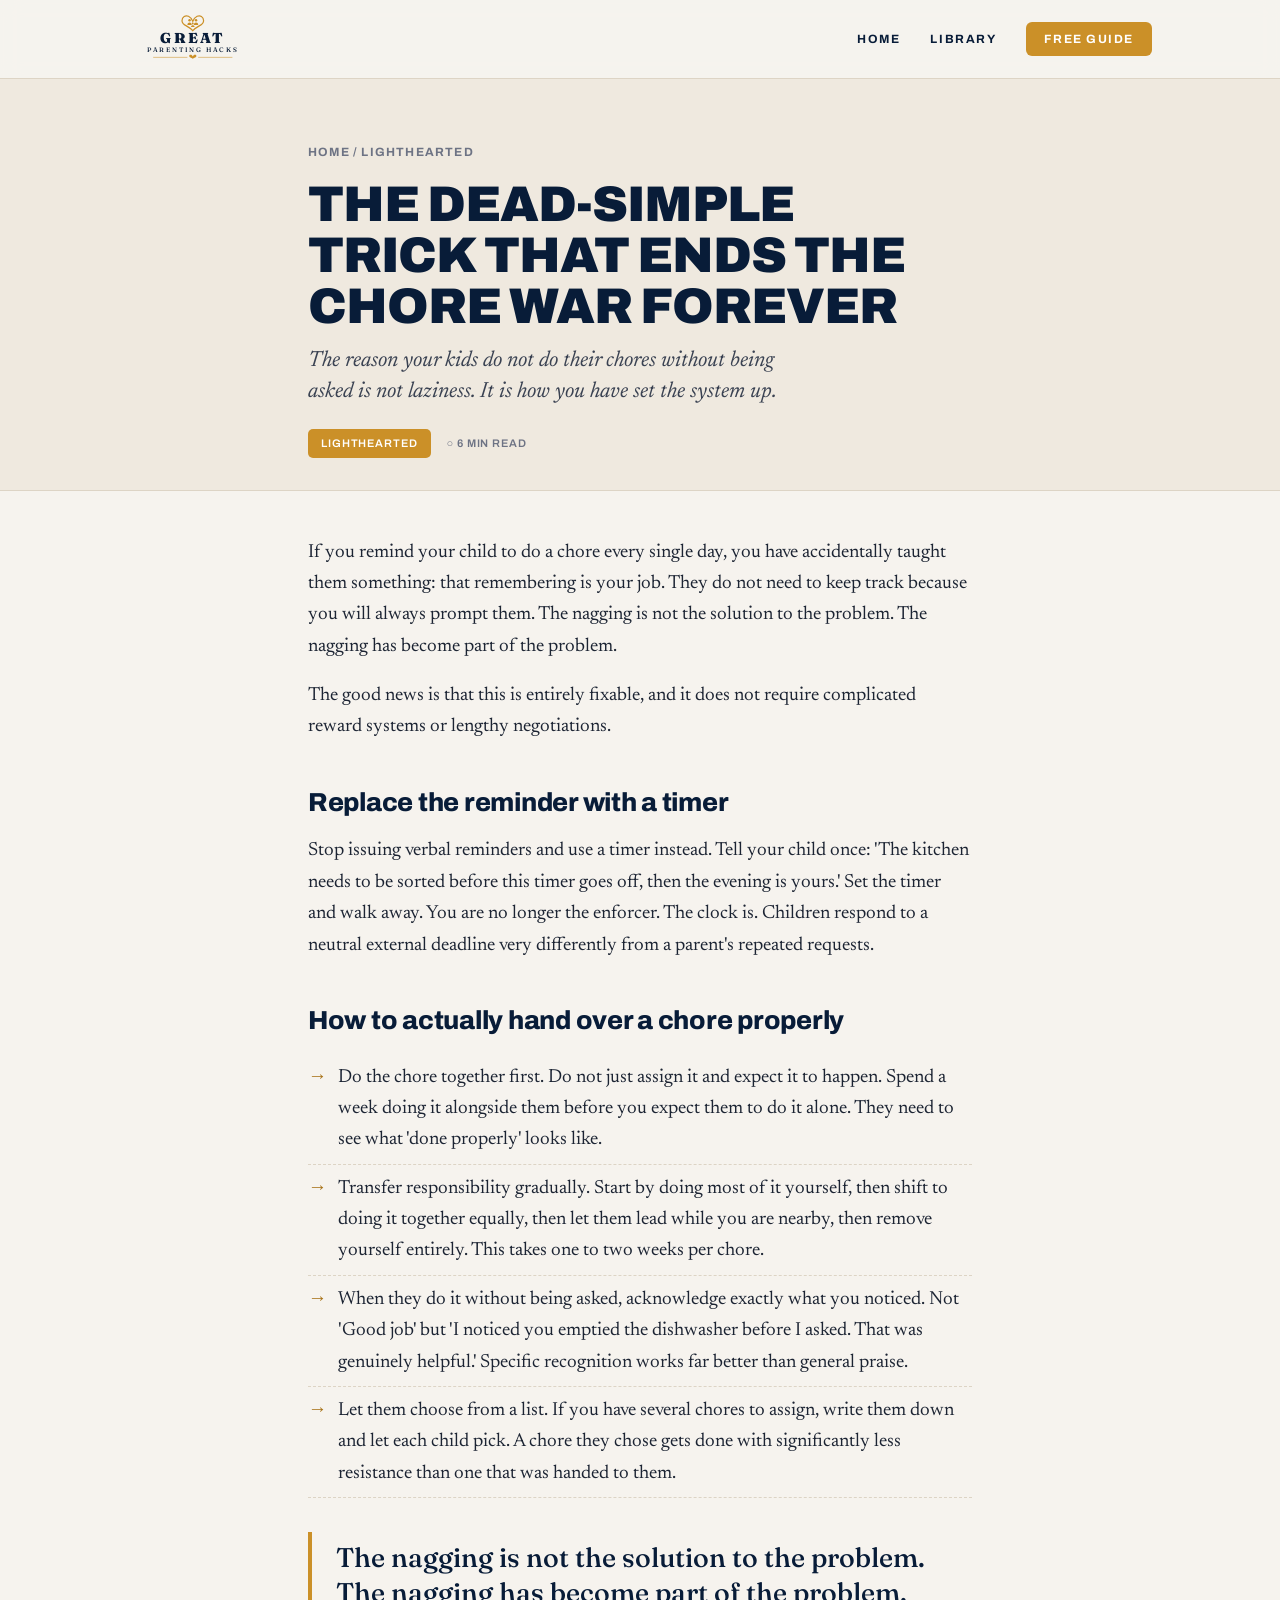
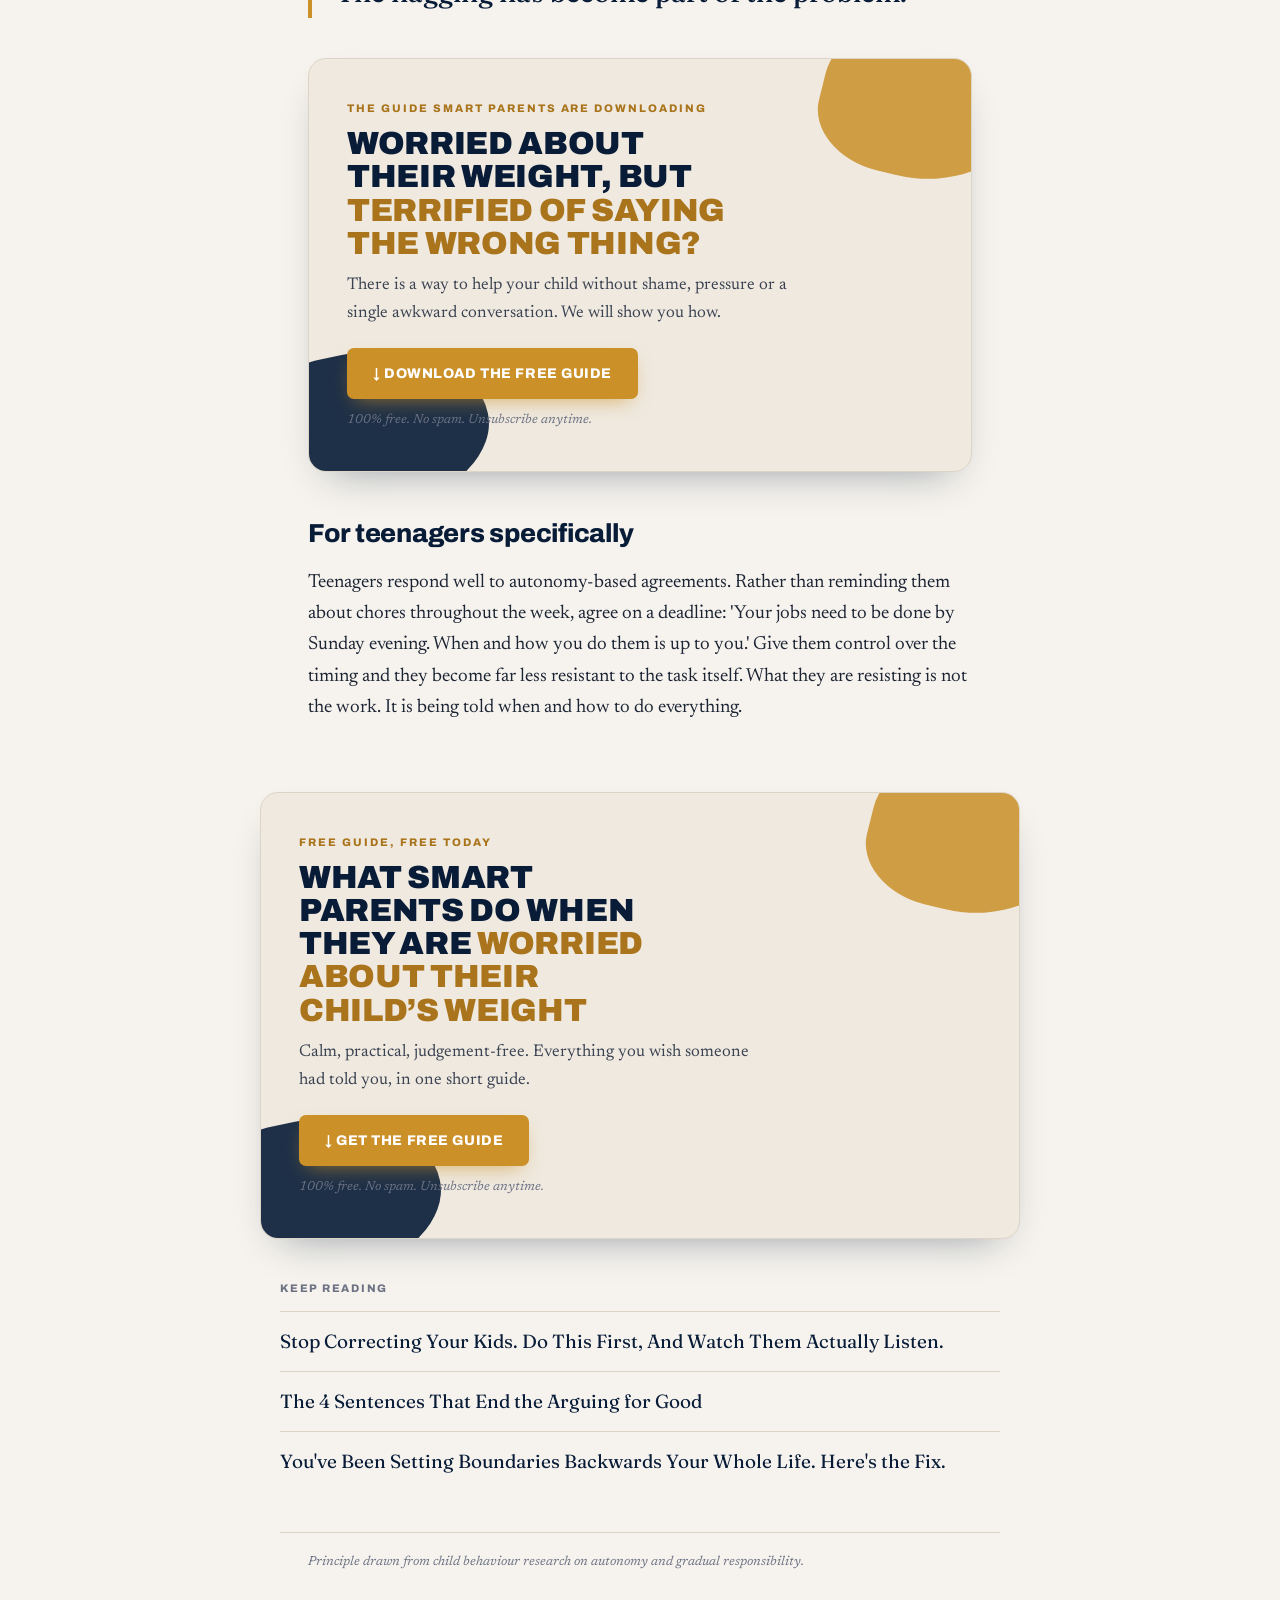
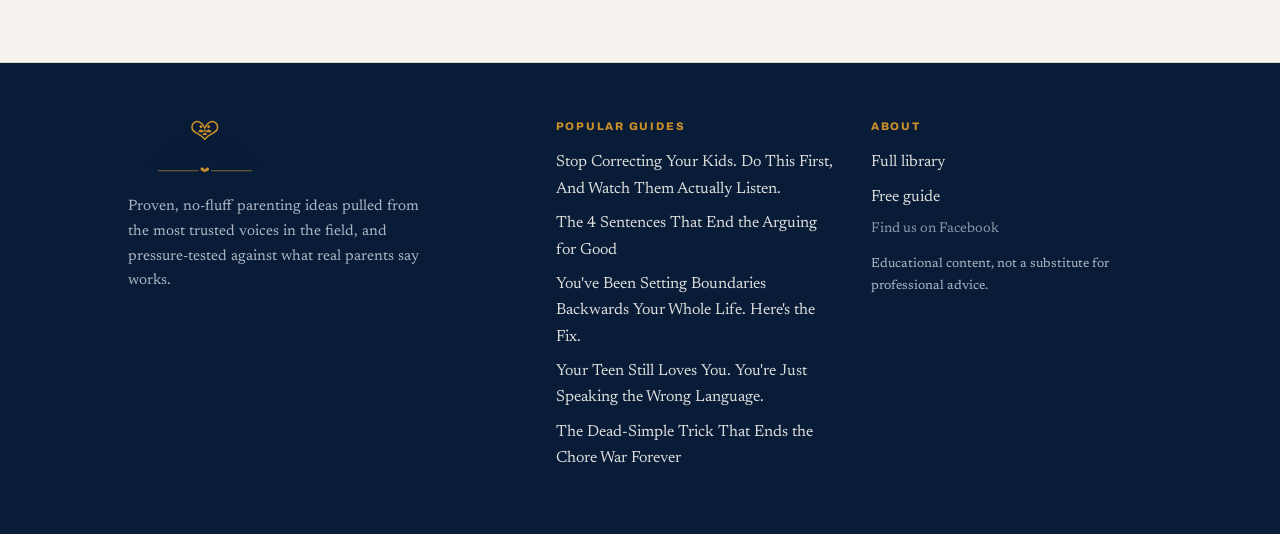
<file: chores-without-nagging.html>
<!DOCTYPE html><html lang="en"><head>
<meta charset="utf-8"><meta name="viewport" content="width=device-width,initial-scale=1">
<title>The Dead-Simple Trick That Ends the Chore War Forever | Great Parenting Hacks</title>
<meta name="description" content="The reason your kids do not do their chores without being asked is not laziness. It is how you have set the system up.">
<meta name="keywords" content="get kids to do chores without nagging, chore system kids, household chores negotiation, age appropriate chores">
<link rel="canonical" href="https://greatparentinghacks.com/chores-without-nagging.html">
<meta property="og:type" content="article"><meta property="og:title" content="The Dead-Simple Trick That Ends the Chore War Forever | Great Parenting Hacks">
<meta property="og:description" content="The reason your kids do not do their chores without being asked is not laziness. It is how you have set the system up."><meta property="og:url" content="https://greatparentinghacks.com/chores-without-nagging.html">
<meta property="og:site_name" content="Great Parenting Hacks">
<meta name="twitter:card" content="summary_large_image">
<style>/* Great Parenting Hacks, brand palette from lead magnet */
@import url('https://fonts.googleapis.com/css2?family=Fraunces:opsz,wght@9..144,400;9..144,500;9..144,600;9..144,900&family=Newsreader:ital,opsz,wght@0,6..72,400;0,6..72,500;1,6..72,400&family=Archivo:wght@600;700;800;900&display=swap');

:root{
  --navy:#081c38;
  --navy-soft:#102a4c;
  --gold:#cb9028;
  --gold-deep:#a9741b;
  --cream:#f6f3ee;
  --cream-2:#efe9df;
  --ink:#1c2433;
  --muted:#6d7384;
  --line:#ddd4c5;
  --shadow:0 18px 40px -22px rgba(8,28,56,.45);
}
*{box-sizing:border-box;margin:0;padding:0}
html{scroll-behavior:smooth}
body{
  background:var(--cream);
  color:var(--ink);
  font-family:'Newsreader',Georgia,serif;
  font-size:19px;line-height:1.65;
  -webkit-font-smoothing:antialiased;
}
a{color:var(--gold-deep);text-decoration:none}
a:hover{text-decoration:underline}
.wrap{max-width:1080px;margin:0 auto;padding:0 28px}
.read{max-width:720px;margin:0 auto;padding:0 28px}
.gph-logo{display:block}

/* nav */
.nav{position:sticky;top:0;z-index:40;background:rgba(246,243,238,.9);backdrop-filter:blur(10px);border-bottom:1px solid var(--line)}
.nav .wrap{display:flex;align-items:center;justify-content:space-between;height:78px}
.nav .gph-logo{height:54px;width:auto}
.nav nav a{font-family:'Archivo',sans-serif;font-weight:700;font-size:12px;text-transform:uppercase;letter-spacing:.13em;color:var(--navy);margin-left:26px}
.nav nav a:hover{color:var(--gold-deep);text-decoration:none}
.nav .nav-cta{background:var(--gold);color:#fff !important;padding:10px 18px;border-radius:6px}
.nav .nav-cta:hover{background:var(--gold-deep)}
@media(max-width:640px){.nav nav a:not(.nav-cta){display:none}}

/* PDF-style banner */
.pdf-banner{position:relative;overflow:hidden;background:var(--cream-2);border:1px solid var(--line);border-radius:18px;padding:40px 38px;margin:40px auto;max-width:760px;box-shadow:var(--shadow)}
.pdf-banner:before{content:"";position:absolute;left:-60px;bottom:-40px;width:240px;height:160px;background:var(--navy);transform:rotate(-12deg);opacity:.9;border-radius:40% 60% 50% 50%}
.pdf-banner:after{content:"";position:absolute;right:-50px;top:-30px;width:200px;height:150px;background:var(--gold);transform:rotate(14deg);opacity:.85;border-radius:50% 50% 60% 40%}
.pdf-banner .inner{position:relative;z-index:2}
.pdf-banner .eyebrow{font-family:'Archivo',sans-serif;font-weight:800;font-size:11px;letter-spacing:.18em;text-transform:uppercase;color:var(--gold-deep);margin-bottom:10px}
.pdf-banner h3{font-family:'Archivo',sans-serif;font-weight:900;font-size:clamp(24px,3.4vw,32px);line-height:1.04;color:var(--navy);text-transform:uppercase;letter-spacing:-.01em;max-width:18ch;margin-bottom:12px}
.pdf-banner h3 .hl{color:var(--gold-deep)}
.pdf-banner p{font-size:17px;color:#3a4252;margin-bottom:20px;max-width:46ch}
.pdf-banner .dl{display:inline-flex;align-items:center;gap:9px;background:var(--gold);color:#fff !important;font-family:'Archivo',sans-serif;font-weight:800;font-size:14px;letter-spacing:.04em;text-transform:uppercase;padding:14px 26px;border-radius:7px;box-shadow:0 8px 20px -8px rgba(203,144,40,.7)}
.pdf-banner .dl:hover{background:var(--gold-deep);text-decoration:none;transform:translateY(-1px)}
.pdf-banner .sub{display:block;margin-top:10px;font-size:13px;color:var(--muted);font-style:italic}

/* footer */
.foot{margin-top:90px;border-top:1px solid var(--line);background:var(--navy);color:var(--cream)}
.foot .wrap{padding:54px 28px;display:grid;grid-template-columns:1.4fr 1fr 1fr;gap:34px}
.foot .gph-logo{height:64px;width:auto;margin-bottom:14px}
.foot h4{font-family:'Archivo',sans-serif;font-weight:800;font-size:11px;letter-spacing:.16em;text-transform:uppercase;color:var(--gold);margin-bottom:14px}
.foot a{display:block;color:var(--cream);font-size:16px;margin-bottom:8px;opacity:.9}
.foot a:hover{color:#fff;opacity:1}
.foot p{font-size:15px;color:#aeb6c4;max-width:34ch}
.foot .fblink{font-size:14px;color:#aeb6c4;opacity:.8}
@media(max-width:640px){.foot .wrap{grid-template-columns:1fr}}
.tag{font-family:'Archivo',sans-serif;font-weight:700;font-size:11px;letter-spacing:.14em;text-transform:uppercase;color:var(--gold-deep)}
</style><script type="application/ld+json">{"@context": "https://schema.org", "@type": "Article", "headline": "The Dead-Simple Trick That Ends the Chore War Forever", "description": "The reason your kids do not do their chores without being asked is not laziness. It is how you have set the system up.", "author": {"@type": "Organization", "name": "Great Parenting Hacks"}, "publisher": {"@type": "Organization", "name": "Great Parenting Hacks"}, "url": "https://greatparentinghacks.com/chores-without-nagging.html"}</script>
</head><body><style>
.hero-a{padding:64px 0 32px;border-bottom:1px solid var(--line);background:var(--cream-2)}
.crumb{font-family:'Archivo',sans-serif;font-weight:700;font-size:12px;letter-spacing:.1em;text-transform:uppercase;color:var(--muted)}
.crumb a{color:var(--muted)}
h1{font-family:'Archivo',sans-serif;font-weight:900;font-size:clamp(30px,4.8vw,50px);line-height:1.02;letter-spacing:-.02em;margin:16px 0 14px;max-width:20ch;color:var(--navy);text-transform:uppercase}
.dek{font-size:22px;line-height:1.4;color:#3a4252;max-width:42ch;font-style:italic}
.meta{margin-top:22px;display:flex;gap:16px;flex-wrap:wrap;align-items:center;font-family:'Archivo',sans-serif;font-weight:600;font-size:11px;letter-spacing:.08em;text-transform:uppercase;color:var(--muted)}
.pill{background:var(--gold);color:#fff;padding:5px 13px;border-radius:5px}
article{padding:46px 0 10px}
article h2{font-family:'Archivo',sans-serif;font-weight:800;font-size:26px;margin:38px 0 12px;letter-spacing:-.01em;color:var(--navy)}
article p{margin:0 0 18px}
article ul{margin:6px 0 22px;padding:0;list-style:none}
article li{position:relative;padding:8px 0 8px 30px;border-bottom:1px dashed var(--line)}
article li:before{content:"\2192";position:absolute;left:0;top:8px;color:var(--gold-deep);font-weight:700}
.pull{font-family:'Fraunces',serif;font-weight:500;font-size:27px;line-height:1.3;color:var(--navy);border-left:4px solid var(--gold);padding:8px 0 8px 24px;margin:34px 0}
.source-note{max-width:720px;margin:40px auto 0;padding-top:18px;border-top:1px solid var(--line)}
.source-note p{font-size:13px;color:var(--muted);font-style:italic;margin:0}
.more{margin:40px auto 0;max-width:720px}
.more h4{font-family:'Archivo',sans-serif;font-weight:800;font-size:11px;letter-spacing:.16em;text-transform:uppercase;color:var(--muted);margin-bottom:14px}
.more a{display:block;border-top:1px solid var(--line);padding:14px 0;color:var(--navy);font-family:'Fraunces',serif;font-size:19px}
.more a:hover{color:var(--gold-deep);text-decoration:none}
</style>
<!-- TikTok Pixel Base Code -->
<script>
!function (w, d, t) {
  w.TiktokAnalyticsObject=t;var ttq=w[t]=w[t]||[];ttq.methods=["page","track","identify","instances","debug","on","off","once","ready","alias","group","enableCookie","disableCookie","holdConsent","revokeConsent","grantConsent"],ttq.setAndDefer=function(t,e){t[e]=function(){t.push([e].concat(Array.prototype.slice.call(arguments,0)))}};for(var i=0;i<ttq.methods.length;i++)ttq.setAndDefer(ttq,ttq.methods[i]);ttq.instance=function(t){for( var e=ttq._i[t]||[],n=0;n<ttq.methods.length;n++)ttq.setAndDefer(e,ttq.methods[n]);return e},ttq.load=function(e,n){var r="https://analytics.tiktok.com/i18n/pixel/events.js",o=n&&n.partner;ttq._i=ttq._i||{},ttq._i[e]=[],ttq._i[e]._u=r,ttq._t=ttq._t||{},ttq._t[e]=+new Date,ttq._o=ttq._o||{},ttq._o[e]=n||{};n=document.createElement("script");n.type="text/javascript",n.async=!0,n.src=r+"?sdkid="+e+"&lib="+t;e=document.getElementsByTagName("script")[0];e.parentNode.insertBefore(n,e)};
  ttq.load('D8HVKPJC77UANKFSCE50');
  ttq.page();
}(window, document, 'ttq');
</script>
<!-- End TikTok Pixel Base Code -->
<header class="nav"><div class="wrap">
<a href="index.html" aria-label="Great Parenting Hacks home"><svg class="gph-logo" viewBox="0 0 360 150" xmlns="http://www.w3.org/2000/svg" role="img" aria-label="Great Parenting Hacks">
  <!-- heart + family mark -->
  <g transform="translate(180,30)">
    <path d="M0 22 C-14 6 -30 8 -30 -6 C-30 -17 -20 -22 -12 -18 C-6 -15 -2 -9 0 -4 C2 -9 6 -15 12 -18 C20 -22 30 -17 30 -6 C30 8 14 6 0 22 Z"
          fill="none" stroke="#cb9028" stroke-width="3.4"/>
    <!-- two adults -->
    <circle cx="-9" cy="-7" r="3.4" fill="#cb9028"/>
    <circle cx="9" cy="-7" r="3.4" fill="#cb9028"/>
    <path d="M-15 6 C-15 -3 -3 -3 -3 6 Z" fill="#cb9028"/>
    <path d="M15 6 C15 -3 3 -3 3 6 Z" fill="#cb9028"/>
    <!-- child -->
    <circle cx="0" cy="2" r="2.6" fill="#cb9028"/>
    <path d="M-5 12 C-5 5 5 5 5 12 Z" fill="#cb9028"/>
  </g>
  <!-- wordmark -->
  <text x="180" y="86" text-anchor="middle" font-family="Fraunces, Georgia, serif" font-weight="900" font-size="40" letter-spacing="6" fill="#081c38">GREAT</text>
  <text x="180" y="112" text-anchor="middle" font-family="Fraunces, Georgia, serif" font-weight="500" font-size="18" letter-spacing="5" fill="#081c38">PARENTING HACKS</text>
  <!-- divider with heart -->
  <line x1="70" y1="126" x2="165" y2="126" stroke="#cb9028" stroke-width="1.5"/>
  <line x1="195" y1="126" x2="290" y2="126" stroke="#cb9028" stroke-width="1.5"/>
  <path d="M180 130 C176 126 170 127 170 122 C170 119 173 117.5 176 119 C178 120 179 122 180 123.5 C181 122 182 120 184 119 C187 117.5 190 119 190 122 C190 127 184 126 180 130 Z" fill="#cb9028"/>
</svg>
</a>
<nav>
<a href="index.html">Home</a>
<a href="index.html#library">Library</a>
<a class="nav-cta" href="free-guide.html">Free Guide</a>
</nav></div></header><section class="hero-a"><div class="read">
<div class="crumb"><a href="index.html">Home</a> / Lighthearted</div>
<h1>The Dead-Simple Trick That Ends the Chore War Forever</h1>
<p class="dek">The reason your kids do not do their chores without being asked is not laziness. It is how you have set the system up.</p>
<div class="meta"><span class="pill">Lighthearted</span><span>○ 6 min read</span></div>
</div></section>
<article><div class="read"><p>If you remind your child to do a chore every single day, you have accidentally taught them something: that remembering is your job. They do not need to keep track because you will always prompt them. The nagging is not the solution to the problem. The nagging has become part of the problem.</p>
<p>The good news is that this is entirely fixable, and it does not require complicated reward systems or lengthy negotiations.</p>
<h2>Replace the reminder with a timer</h2>
<p>Stop issuing verbal reminders and use a timer instead. Tell your child once: 'The kitchen needs to be sorted before this timer goes off, then the evening is yours.' Set the timer and walk away. You are no longer the enforcer. The clock is. Children respond to a neutral external deadline very differently from a parent's repeated requests.</p>
<h2>How to actually hand over a chore properly</h2>
<ul><li>Do the chore together first. Do not just assign it and expect it to happen. Spend a week doing it alongside them before you expect them to do it alone. They need to see what 'done properly' looks like.</li><li>Transfer responsibility gradually. Start by doing most of it yourself, then shift to doing it together equally, then let them lead while you are nearby, then remove yourself entirely. This takes one to two weeks per chore.</li><li>When they do it without being asked, acknowledge exactly what you noticed. Not 'Good job' but 'I noticed you emptied the dishwasher before I asked. That was genuinely helpful.' Specific recognition works far better than general praise.</li><li>Let them choose from a list. If you have several chores to assign, write them down and let each child pick. A chore they chose gets done with significantly less resistance than one that was handed to them.</li></ul>
<blockquote class="pull">The nagging is not the solution to the problem. The nagging has become part of the problem.</blockquote>
<div class="pdf-banner"><div class="inner">
<div class="eyebrow">The guide smart parents are downloading</div>
<h3>Worried About Their Weight, But <span class="hl">Terrified of Saying the Wrong Thing?</span></h3>
<p>There is a way to help your child without shame, pressure or a single awkward conversation. We will show you how.</p>
<a class="dl" href="free-guide.html">↓ Download the Free Guide</a>
<span class="sub">100% free. No spam. Unsubscribe anytime.</span>
</div></div>
<h2>For teenagers specifically</h2>
<p>Teenagers respond well to autonomy-based agreements. Rather than reminding them about chores throughout the week, agree on a deadline: 'Your jobs need to be done by Sunday evening. When and how you do them is up to you.' Give them control over the timing and they become far less resistant to the task itself. What they are resisting is not the work. It is being told when and how to do everything.</p></div></article>
<div class="pdf-banner"><div class="inner">
<div class="eyebrow">Free guide, free today</div>
<h3>What Smart Parents Do When They Are <span class="hl">Worried About Their Child’s Weight</span></h3>
<p>Calm, practical, judgement-free. Everything you wish someone had told you, in one short guide.</p>
<a class="dl" href="free-guide.html">↓ Get the Free Guide</a>
<span class="sub">100% free. No spam. Unsubscribe anytime.</span>
</div></div>
<div class="more"><h4>Keep reading</h4><a href="connection-over-correction.html">Stop Correcting Your Kids. Do This First, And Watch Them Actually Listen.</a><a href="how-to-talk-so-kids-listen.html">The 4 Sentences That End the Arguing for Good</a><a href="boundaries-that-work.html">You&#x27;ve Been Setting Boundaries Backwards Your Whole Life. Here&#x27;s the Fix.</a></div>
<div class="source-note"><div class="read"><p>Principle drawn from child behaviour research on autonomy and gradual responsibility.</p></div></div>
<footer class="foot"><div class="wrap">
<div><svg class="gph-logo" viewBox="0 0 360 150" xmlns="http://www.w3.org/2000/svg" role="img" aria-label="Great Parenting Hacks">
  <!-- heart + family mark -->
  <g transform="translate(180,30)">
    <path d="M0 22 C-14 6 -30 8 -30 -6 C-30 -17 -20 -22 -12 -18 C-6 -15 -2 -9 0 -4 C2 -9 6 -15 12 -18 C20 -22 30 -17 30 -6 C30 8 14 6 0 22 Z"
          fill="none" stroke="#cb9028" stroke-width="3.4"/>
    <!-- two adults -->
    <circle cx="-9" cy="-7" r="3.4" fill="#cb9028"/>
    <circle cx="9" cy="-7" r="3.4" fill="#cb9028"/>
    <path d="M-15 6 C-15 -3 -3 -3 -3 6 Z" fill="#cb9028"/>
    <path d="M15 6 C15 -3 3 -3 3 6 Z" fill="#cb9028"/>
    <!-- child -->
    <circle cx="0" cy="2" r="2.6" fill="#cb9028"/>
    <path d="M-5 12 C-5 5 5 5 5 12 Z" fill="#cb9028"/>
  </g>
  <!-- wordmark -->
  <text x="180" y="86" text-anchor="middle" font-family="Fraunces, Georgia, serif" font-weight="900" font-size="40" letter-spacing="6" fill="#081c38">GREAT</text>
  <text x="180" y="112" text-anchor="middle" font-family="Fraunces, Georgia, serif" font-weight="500" font-size="18" letter-spacing="5" fill="#081c38">PARENTING HACKS</text>
  <!-- divider with heart -->
  <line x1="70" y1="126" x2="165" y2="126" stroke="#cb9028" stroke-width="1.5"/>
  <line x1="195" y1="126" x2="290" y2="126" stroke="#cb9028" stroke-width="1.5"/>
  <path d="M180 130 C176 126 170 127 170 122 C170 119 173 117.5 176 119 C178 120 179 122 180 123.5 C181 122 182 120 184 119 C187 117.5 190 119 190 122 C190 127 184 126 180 130 Z" fill="#cb9028"/>
</svg>

<p>Proven, no-fluff parenting ideas pulled from the most trusted voices in the field, and pressure-tested against what real parents say works.</p></div>
<div><h4>Popular guides</h4><a href="connection-over-correction.html">Stop Correcting Your Kids. Do This First, And Watch Them Actually Listen.</a><a href="how-to-talk-so-kids-listen.html">The 4 Sentences That End the Arguing for Good</a><a href="boundaries-that-work.html">You&#x27;ve Been Setting Boundaries Backwards Your Whole Life. Here&#x27;s the Fix.</a><a href="love-languages-of-teens.html">Your Teen Still Loves You. You&#x27;re Just Speaking the Wrong Language.</a><a href="chores-without-nagging.html">The Dead-Simple Trick That Ends the Chore War Forever</a></div>
<div><h4>About</h4><a href="index.html#library">Full library</a><a href="free-guide.html">Free guide</a>
<a class="fblink" href="https://facebook.com/greatparentinghacks" target="_blank" rel="noopener">Find us on Facebook</a>
<p style="margin-top:12px;font-size:13px">Educational content, not a substitute for professional advice.</p></div>
</div></footer></body></html>
</file>
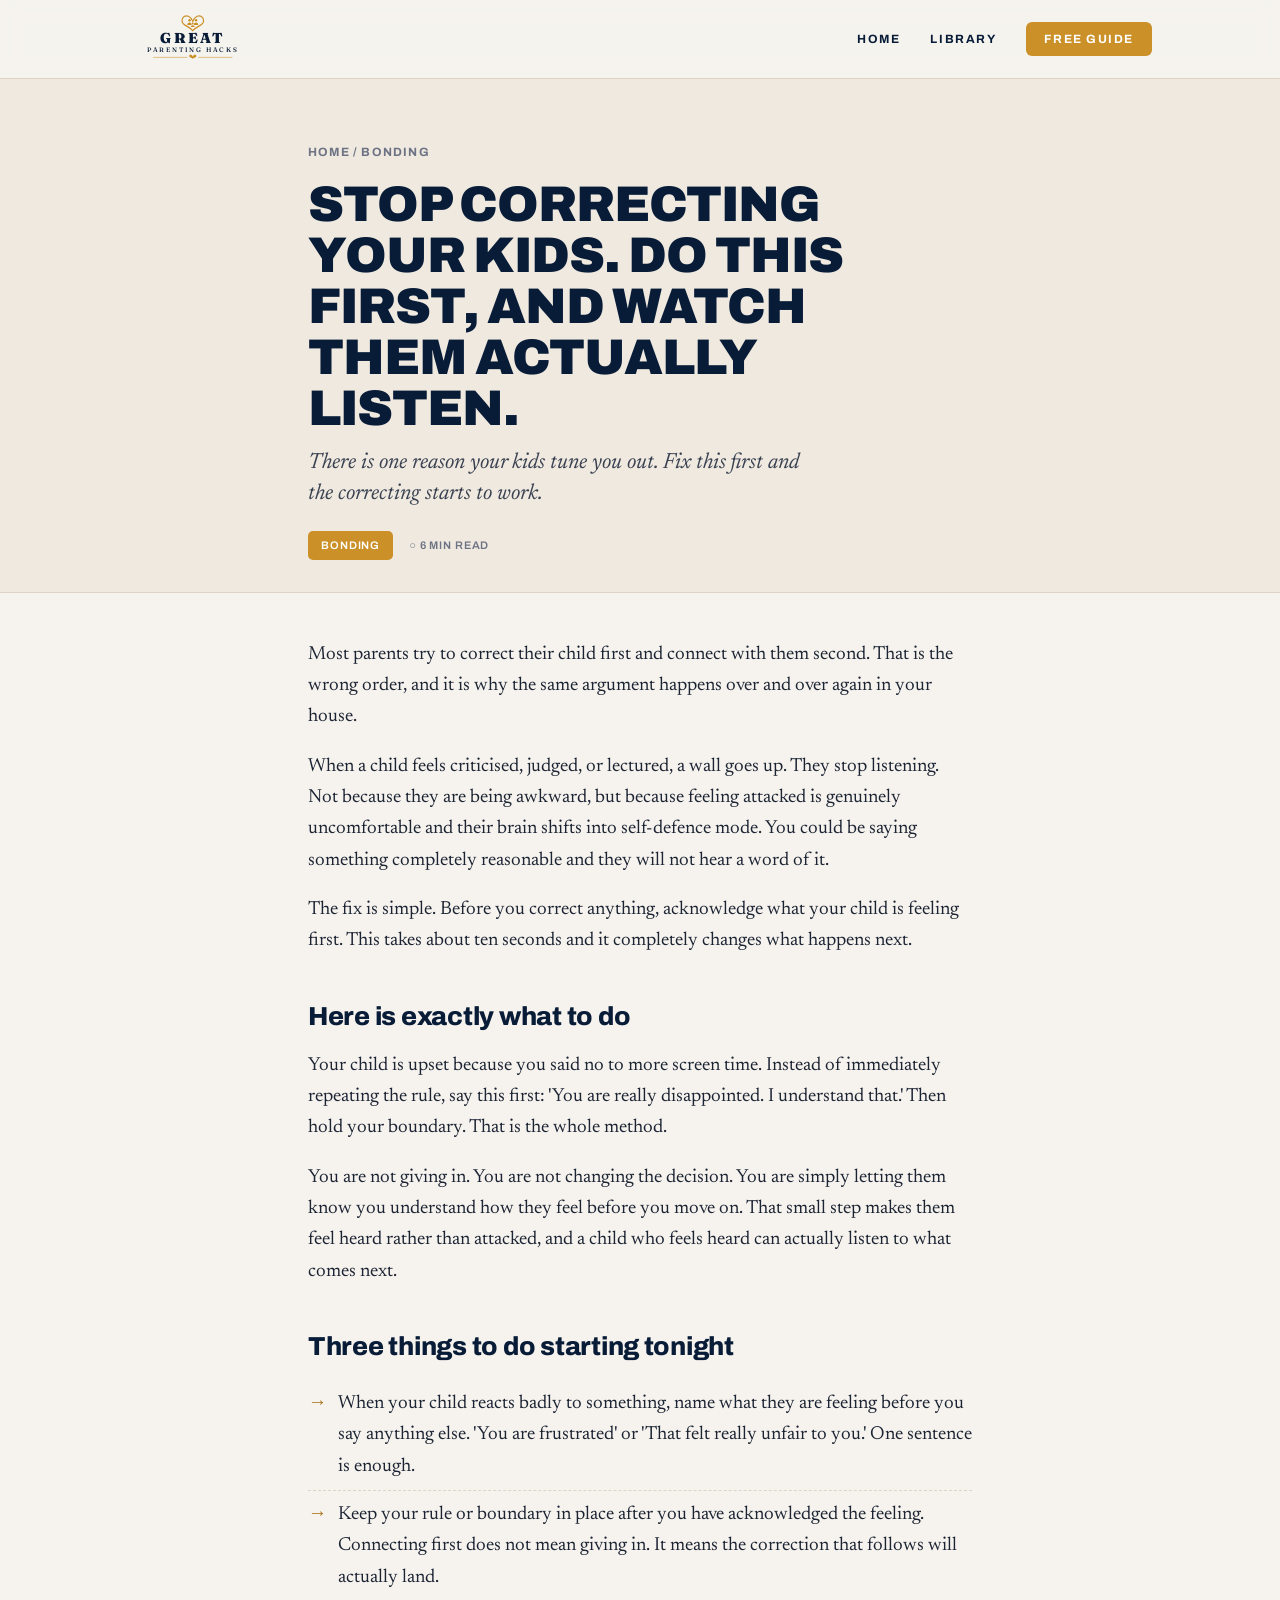
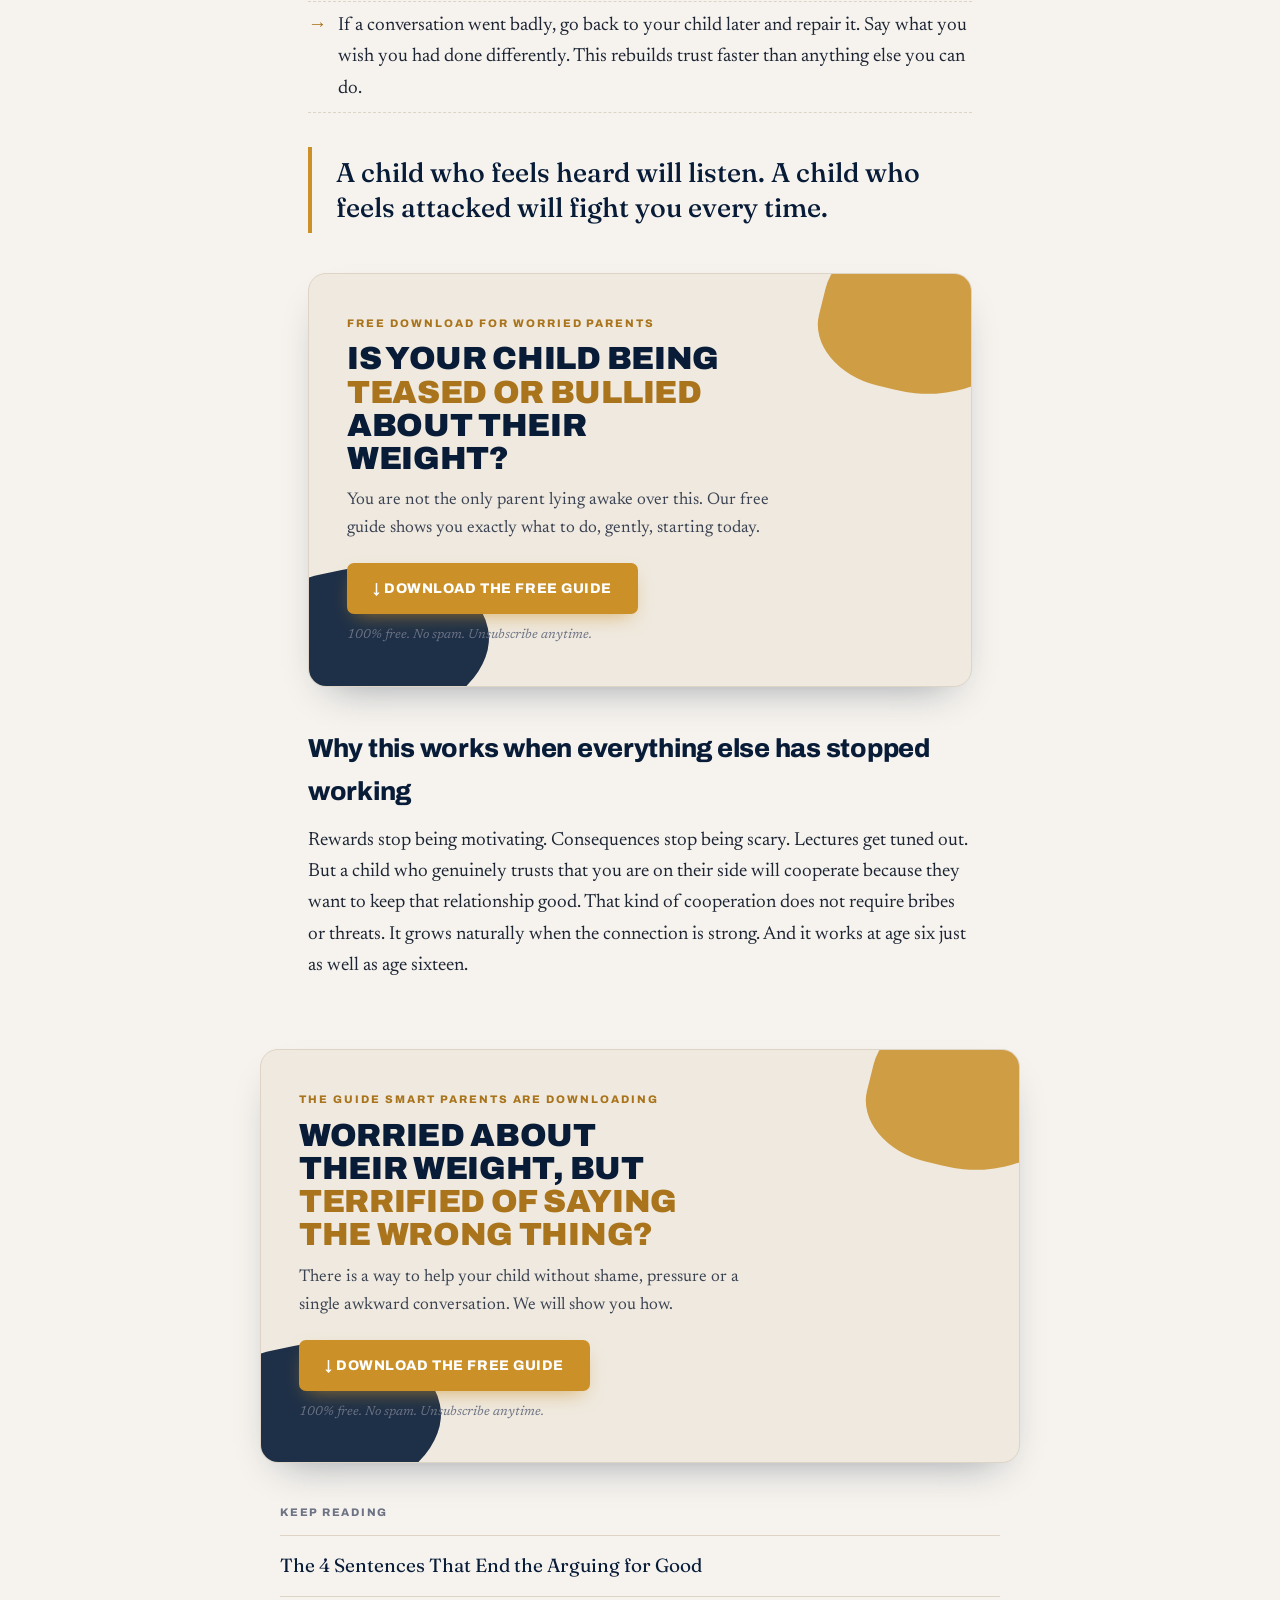
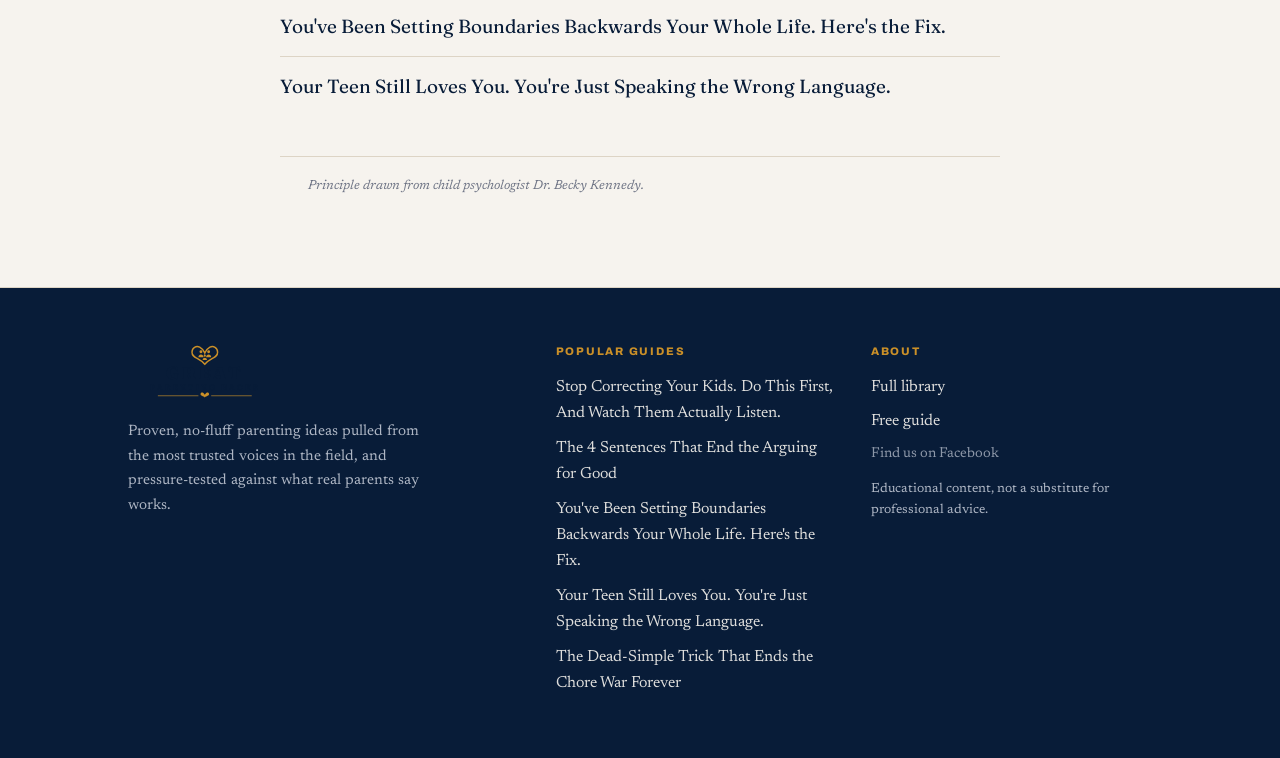
<file: connection-over-correction.html>
<!DOCTYPE html><html lang="en"><head>
<meta charset="utf-8"><meta name="viewport" content="width=device-width,initial-scale=1">
<title>Stop Correcting Your Kids. Do This First, And Watch Them Actually Listen. | Great Parenting Hacks</title>
<meta name="description" content="There is one reason your kids tune you out. Fix this first and the correcting starts to work.">
<meta name="keywords" content="connection over correction, gentle parenting, build trust with kids, parent child relationship">
<link rel="canonical" href="https://greatparentinghacks.com/connection-over-correction.html">
<meta property="og:type" content="article"><meta property="og:title" content="Stop Correcting Your Kids. Do This First, And Watch Them Actually Listen. | Great Parenting Hacks">
<meta property="og:description" content="There is one reason your kids tune you out. Fix this first and the correcting starts to work."><meta property="og:url" content="https://greatparentinghacks.com/connection-over-correction.html">
<meta property="og:site_name" content="Great Parenting Hacks">
<meta name="twitter:card" content="summary_large_image">
<style>/* Great Parenting Hacks, brand palette from lead magnet */
@import url('https://fonts.googleapis.com/css2?family=Fraunces:opsz,wght@9..144,400;9..144,500;9..144,600;9..144,900&family=Newsreader:ital,opsz,wght@0,6..72,400;0,6..72,500;1,6..72,400&family=Archivo:wght@600;700;800;900&display=swap');

:root{
  --navy:#081c38;
  --navy-soft:#102a4c;
  --gold:#cb9028;
  --gold-deep:#a9741b;
  --cream:#f6f3ee;
  --cream-2:#efe9df;
  --ink:#1c2433;
  --muted:#6d7384;
  --line:#ddd4c5;
  --shadow:0 18px 40px -22px rgba(8,28,56,.45);
}
*{box-sizing:border-box;margin:0;padding:0}
html{scroll-behavior:smooth}
body{
  background:var(--cream);
  color:var(--ink);
  font-family:'Newsreader',Georgia,serif;
  font-size:19px;line-height:1.65;
  -webkit-font-smoothing:antialiased;
}
a{color:var(--gold-deep);text-decoration:none}
a:hover{text-decoration:underline}
.wrap{max-width:1080px;margin:0 auto;padding:0 28px}
.read{max-width:720px;margin:0 auto;padding:0 28px}
.gph-logo{display:block}

/* nav */
.nav{position:sticky;top:0;z-index:40;background:rgba(246,243,238,.9);backdrop-filter:blur(10px);border-bottom:1px solid var(--line)}
.nav .wrap{display:flex;align-items:center;justify-content:space-between;height:78px}
.nav .gph-logo{height:54px;width:auto}
.nav nav a{font-family:'Archivo',sans-serif;font-weight:700;font-size:12px;text-transform:uppercase;letter-spacing:.13em;color:var(--navy);margin-left:26px}
.nav nav a:hover{color:var(--gold-deep);text-decoration:none}
.nav .nav-cta{background:var(--gold);color:#fff !important;padding:10px 18px;border-radius:6px}
.nav .nav-cta:hover{background:var(--gold-deep)}
@media(max-width:640px){.nav nav a:not(.nav-cta){display:none}}

/* PDF-style banner */
.pdf-banner{position:relative;overflow:hidden;background:var(--cream-2);border:1px solid var(--line);border-radius:18px;padding:40px 38px;margin:40px auto;max-width:760px;box-shadow:var(--shadow)}
.pdf-banner:before{content:"";position:absolute;left:-60px;bottom:-40px;width:240px;height:160px;background:var(--navy);transform:rotate(-12deg);opacity:.9;border-radius:40% 60% 50% 50%}
.pdf-banner:after{content:"";position:absolute;right:-50px;top:-30px;width:200px;height:150px;background:var(--gold);transform:rotate(14deg);opacity:.85;border-radius:50% 50% 60% 40%}
.pdf-banner .inner{position:relative;z-index:2}
.pdf-banner .eyebrow{font-family:'Archivo',sans-serif;font-weight:800;font-size:11px;letter-spacing:.18em;text-transform:uppercase;color:var(--gold-deep);margin-bottom:10px}
.pdf-banner h3{font-family:'Archivo',sans-serif;font-weight:900;font-size:clamp(24px,3.4vw,32px);line-height:1.04;color:var(--navy);text-transform:uppercase;letter-spacing:-.01em;max-width:18ch;margin-bottom:12px}
.pdf-banner h3 .hl{color:var(--gold-deep)}
.pdf-banner p{font-size:17px;color:#3a4252;margin-bottom:20px;max-width:46ch}
.pdf-banner .dl{display:inline-flex;align-items:center;gap:9px;background:var(--gold);color:#fff !important;font-family:'Archivo',sans-serif;font-weight:800;font-size:14px;letter-spacing:.04em;text-transform:uppercase;padding:14px 26px;border-radius:7px;box-shadow:0 8px 20px -8px rgba(203,144,40,.7)}
.pdf-banner .dl:hover{background:var(--gold-deep);text-decoration:none;transform:translateY(-1px)}
.pdf-banner .sub{display:block;margin-top:10px;font-size:13px;color:var(--muted);font-style:italic}

/* footer */
.foot{margin-top:90px;border-top:1px solid var(--line);background:var(--navy);color:var(--cream)}
.foot .wrap{padding:54px 28px;display:grid;grid-template-columns:1.4fr 1fr 1fr;gap:34px}
.foot .gph-logo{height:64px;width:auto;margin-bottom:14px}
.foot h4{font-family:'Archivo',sans-serif;font-weight:800;font-size:11px;letter-spacing:.16em;text-transform:uppercase;color:var(--gold);margin-bottom:14px}
.foot a{display:block;color:var(--cream);font-size:16px;margin-bottom:8px;opacity:.9}
.foot a:hover{color:#fff;opacity:1}
.foot p{font-size:15px;color:#aeb6c4;max-width:34ch}
.foot .fblink{font-size:14px;color:#aeb6c4;opacity:.8}
@media(max-width:640px){.foot .wrap{grid-template-columns:1fr}}
.tag{font-family:'Archivo',sans-serif;font-weight:700;font-size:11px;letter-spacing:.14em;text-transform:uppercase;color:var(--gold-deep)}
</style><script type="application/ld+json">{"@context": "https://schema.org", "@type": "Article", "headline": "Stop Correcting Your Kids. Do This First, And Watch Them Actually Listen.", "description": "There is one reason your kids tune you out. Fix this first and the correcting starts to work.", "author": {"@type": "Organization", "name": "Great Parenting Hacks"}, "publisher": {"@type": "Organization", "name": "Great Parenting Hacks"}, "url": "https://greatparentinghacks.com/connection-over-correction.html"}</script>
</head><body><style>
.hero-a{padding:64px 0 32px;border-bottom:1px solid var(--line);background:var(--cream-2)}
.crumb{font-family:'Archivo',sans-serif;font-weight:700;font-size:12px;letter-spacing:.1em;text-transform:uppercase;color:var(--muted)}
.crumb a{color:var(--muted)}
h1{font-family:'Archivo',sans-serif;font-weight:900;font-size:clamp(30px,4.8vw,50px);line-height:1.02;letter-spacing:-.02em;margin:16px 0 14px;max-width:20ch;color:var(--navy);text-transform:uppercase}
.dek{font-size:22px;line-height:1.4;color:#3a4252;max-width:42ch;font-style:italic}
.meta{margin-top:22px;display:flex;gap:16px;flex-wrap:wrap;align-items:center;font-family:'Archivo',sans-serif;font-weight:600;font-size:11px;letter-spacing:.08em;text-transform:uppercase;color:var(--muted)}
.pill{background:var(--gold);color:#fff;padding:5px 13px;border-radius:5px}
article{padding:46px 0 10px}
article h2{font-family:'Archivo',sans-serif;font-weight:800;font-size:26px;margin:38px 0 12px;letter-spacing:-.01em;color:var(--navy)}
article p{margin:0 0 18px}
article ul{margin:6px 0 22px;padding:0;list-style:none}
article li{position:relative;padding:8px 0 8px 30px;border-bottom:1px dashed var(--line)}
article li:before{content:"\2192";position:absolute;left:0;top:8px;color:var(--gold-deep);font-weight:700}
.pull{font-family:'Fraunces',serif;font-weight:500;font-size:27px;line-height:1.3;color:var(--navy);border-left:4px solid var(--gold);padding:8px 0 8px 24px;margin:34px 0}
.source-note{max-width:720px;margin:40px auto 0;padding-top:18px;border-top:1px solid var(--line)}
.source-note p{font-size:13px;color:var(--muted);font-style:italic;margin:0}
.more{margin:40px auto 0;max-width:720px}
.more h4{font-family:'Archivo',sans-serif;font-weight:800;font-size:11px;letter-spacing:.16em;text-transform:uppercase;color:var(--muted);margin-bottom:14px}
.more a{display:block;border-top:1px solid var(--line);padding:14px 0;color:var(--navy);font-family:'Fraunces',serif;font-size:19px}
.more a:hover{color:var(--gold-deep);text-decoration:none}
</style>
<!-- TikTok Pixel Base Code -->
<script>
!function (w, d, t) {
  w.TiktokAnalyticsObject=t;var ttq=w[t]=w[t]||[];ttq.methods=["page","track","identify","instances","debug","on","off","once","ready","alias","group","enableCookie","disableCookie","holdConsent","revokeConsent","grantConsent"],ttq.setAndDefer=function(t,e){t[e]=function(){t.push([e].concat(Array.prototype.slice.call(arguments,0)))}};for(var i=0;i<ttq.methods.length;i++)ttq.setAndDefer(ttq,ttq.methods[i]);ttq.instance=function(t){for( var e=ttq._i[t]||[],n=0;n<ttq.methods.length;n++)ttq.setAndDefer(e,ttq.methods[n]);return e},ttq.load=function(e,n){var r="https://analytics.tiktok.com/i18n/pixel/events.js",o=n&&n.partner;ttq._i=ttq._i||{},ttq._i[e]=[],ttq._i[e]._u=r,ttq._t=ttq._t||{},ttq._t[e]=+new Date,ttq._o=ttq._o||{},ttq._o[e]=n||{};n=document.createElement("script");n.type="text/javascript",n.async=!0,n.src=r+"?sdkid="+e+"&lib="+t;e=document.getElementsByTagName("script")[0];e.parentNode.insertBefore(n,e)};
  ttq.load('D8HVKPJC77UANKFSCE50');
  ttq.page();
}(window, document, 'ttq');
</script>
<!-- End TikTok Pixel Base Code -->
<header class="nav"><div class="wrap">
<a href="index.html" aria-label="Great Parenting Hacks home"><svg class="gph-logo" viewBox="0 0 360 150" xmlns="http://www.w3.org/2000/svg" role="img" aria-label="Great Parenting Hacks">
  <!-- heart + family mark -->
  <g transform="translate(180,30)">
    <path d="M0 22 C-14 6 -30 8 -30 -6 C-30 -17 -20 -22 -12 -18 C-6 -15 -2 -9 0 -4 C2 -9 6 -15 12 -18 C20 -22 30 -17 30 -6 C30 8 14 6 0 22 Z"
          fill="none" stroke="#cb9028" stroke-width="3.4"/>
    <!-- two adults -->
    <circle cx="-9" cy="-7" r="3.4" fill="#cb9028"/>
    <circle cx="9" cy="-7" r="3.4" fill="#cb9028"/>
    <path d="M-15 6 C-15 -3 -3 -3 -3 6 Z" fill="#cb9028"/>
    <path d="M15 6 C15 -3 3 -3 3 6 Z" fill="#cb9028"/>
    <!-- child -->
    <circle cx="0" cy="2" r="2.6" fill="#cb9028"/>
    <path d="M-5 12 C-5 5 5 5 5 12 Z" fill="#cb9028"/>
  </g>
  <!-- wordmark -->
  <text x="180" y="86" text-anchor="middle" font-family="Fraunces, Georgia, serif" font-weight="900" font-size="40" letter-spacing="6" fill="#081c38">GREAT</text>
  <text x="180" y="112" text-anchor="middle" font-family="Fraunces, Georgia, serif" font-weight="500" font-size="18" letter-spacing="5" fill="#081c38">PARENTING HACKS</text>
  <!-- divider with heart -->
  <line x1="70" y1="126" x2="165" y2="126" stroke="#cb9028" stroke-width="1.5"/>
  <line x1="195" y1="126" x2="290" y2="126" stroke="#cb9028" stroke-width="1.5"/>
  <path d="M180 130 C176 126 170 127 170 122 C170 119 173 117.5 176 119 C178 120 179 122 180 123.5 C181 122 182 120 184 119 C187 117.5 190 119 190 122 C190 127 184 126 180 130 Z" fill="#cb9028"/>
</svg>
</a>
<nav>
<a href="index.html">Home</a>
<a href="index.html#library">Library</a>
<a class="nav-cta" href="free-guide.html">Free Guide</a>
</nav></div></header><section class="hero-a"><div class="read">
<div class="crumb"><a href="index.html">Home</a> / Bonding</div>
<h1>Stop Correcting Your Kids. Do This First, And Watch Them Actually Listen.</h1>
<p class="dek">There is one reason your kids tune you out. Fix this first and the correcting starts to work.</p>
<div class="meta"><span class="pill">Bonding</span><span>○ 6 min read</span></div>
</div></section>
<article><div class="read"><p>Most parents try to correct their child first and connect with them second. That is the wrong order, and it is why the same argument happens over and over again in your house.</p>
<p>When a child feels criticised, judged, or lectured, a wall goes up. They stop listening. Not because they are being awkward, but because feeling attacked is genuinely uncomfortable and their brain shifts into self-defence mode. You could be saying something completely reasonable and they will not hear a word of it.</p>
<p>The fix is simple. Before you correct anything, acknowledge what your child is feeling first. This takes about ten seconds and it completely changes what happens next.</p>
<h2>Here is exactly what to do</h2>
<p>Your child is upset because you said no to more screen time. Instead of immediately repeating the rule, say this first: 'You are really disappointed. I understand that.' Then hold your boundary. That is the whole method.</p>
<p>You are not giving in. You are not changing the decision. You are simply letting them know you understand how they feel before you move on. That small step makes them feel heard rather than attacked, and a child who feels heard can actually listen to what comes next.</p>
<h2>Three things to do starting tonight</h2>
<ul><li>When your child reacts badly to something, name what they are feeling before you say anything else. 'You are frustrated' or 'That felt really unfair to you.' One sentence is enough.</li><li>Keep your rule or boundary in place after you have acknowledged the feeling. Connecting first does not mean giving in. It means the correction that follows will actually land.</li><li>If a conversation went badly, go back to your child later and repair it. Say what you wish you had done differently. This rebuilds trust faster than anything else you can do.</li></ul>
<blockquote class="pull">A child who feels heard will listen. A child who feels attacked will fight you every time.</blockquote>
<div class="pdf-banner"><div class="inner">
<div class="eyebrow">Free download for worried parents</div>
<h3>Is Your Child Being <span class="hl">Teased or Bullied</span> About Their Weight?</h3>
<p>You are not the only parent lying awake over this. Our free guide shows you exactly what to do, gently, starting today.</p>
<a class="dl" href="free-guide.html">↓ Download the Free Guide</a>
<span class="sub">100% free. No spam. Unsubscribe anytime.</span>
</div></div>
<h2>Why this works when everything else has stopped working</h2>
<p>Rewards stop being motivating. Consequences stop being scary. Lectures get tuned out. But a child who genuinely trusts that you are on their side will cooperate because they want to keep that relationship good. That kind of cooperation does not require bribes or threats. It grows naturally when the connection is strong. And it works at age six just as well as age sixteen.</p></div></article>
<div class="pdf-banner"><div class="inner">
<div class="eyebrow">The guide smart parents are downloading</div>
<h3>Worried About Their Weight, But <span class="hl">Terrified of Saying the Wrong Thing?</span></h3>
<p>There is a way to help your child without shame, pressure or a single awkward conversation. We will show you how.</p>
<a class="dl" href="free-guide.html">↓ Download the Free Guide</a>
<span class="sub">100% free. No spam. Unsubscribe anytime.</span>
</div></div>
<div class="more"><h4>Keep reading</h4><a href="how-to-talk-so-kids-listen.html">The 4 Sentences That End the Arguing for Good</a><a href="boundaries-that-work.html">You&#x27;ve Been Setting Boundaries Backwards Your Whole Life. Here&#x27;s the Fix.</a><a href="love-languages-of-teens.html">Your Teen Still Loves You. You&#x27;re Just Speaking the Wrong Language.</a></div>
<div class="source-note"><div class="read"><p>Principle drawn from child psychologist Dr. Becky Kennedy.</p></div></div>
<footer class="foot"><div class="wrap">
<div><svg class="gph-logo" viewBox="0 0 360 150" xmlns="http://www.w3.org/2000/svg" role="img" aria-label="Great Parenting Hacks">
  <!-- heart + family mark -->
  <g transform="translate(180,30)">
    <path d="M0 22 C-14 6 -30 8 -30 -6 C-30 -17 -20 -22 -12 -18 C-6 -15 -2 -9 0 -4 C2 -9 6 -15 12 -18 C20 -22 30 -17 30 -6 C30 8 14 6 0 22 Z"
          fill="none" stroke="#cb9028" stroke-width="3.4"/>
    <!-- two adults -->
    <circle cx="-9" cy="-7" r="3.4" fill="#cb9028"/>
    <circle cx="9" cy="-7" r="3.4" fill="#cb9028"/>
    <path d="M-15 6 C-15 -3 -3 -3 -3 6 Z" fill="#cb9028"/>
    <path d="M15 6 C15 -3 3 -3 3 6 Z" fill="#cb9028"/>
    <!-- child -->
    <circle cx="0" cy="2" r="2.6" fill="#cb9028"/>
    <path d="M-5 12 C-5 5 5 5 5 12 Z" fill="#cb9028"/>
  </g>
  <!-- wordmark -->
  <text x="180" y="86" text-anchor="middle" font-family="Fraunces, Georgia, serif" font-weight="900" font-size="40" letter-spacing="6" fill="#081c38">GREAT</text>
  <text x="180" y="112" text-anchor="middle" font-family="Fraunces, Georgia, serif" font-weight="500" font-size="18" letter-spacing="5" fill="#081c38">PARENTING HACKS</text>
  <!-- divider with heart -->
  <line x1="70" y1="126" x2="165" y2="126" stroke="#cb9028" stroke-width="1.5"/>
  <line x1="195" y1="126" x2="290" y2="126" stroke="#cb9028" stroke-width="1.5"/>
  <path d="M180 130 C176 126 170 127 170 122 C170 119 173 117.5 176 119 C178 120 179 122 180 123.5 C181 122 182 120 184 119 C187 117.5 190 119 190 122 C190 127 184 126 180 130 Z" fill="#cb9028"/>
</svg>

<p>Proven, no-fluff parenting ideas pulled from the most trusted voices in the field, and pressure-tested against what real parents say works.</p></div>
<div><h4>Popular guides</h4><a href="connection-over-correction.html">Stop Correcting Your Kids. Do This First, And Watch Them Actually Listen.</a><a href="how-to-talk-so-kids-listen.html">The 4 Sentences That End the Arguing for Good</a><a href="boundaries-that-work.html">You&#x27;ve Been Setting Boundaries Backwards Your Whole Life. Here&#x27;s the Fix.</a><a href="love-languages-of-teens.html">Your Teen Still Loves You. You&#x27;re Just Speaking the Wrong Language.</a><a href="chores-without-nagging.html">The Dead-Simple Trick That Ends the Chore War Forever</a></div>
<div><h4>About</h4><a href="index.html#library">Full library</a><a href="free-guide.html">Free guide</a>
<a class="fblink" href="https://facebook.com/greatparentinghacks" target="_blank" rel="noopener">Find us on Facebook</a>
<p style="margin-top:12px;font-size:13px">Educational content, not a substitute for professional advice.</p></div>
</div></footer></body></html>
</file>
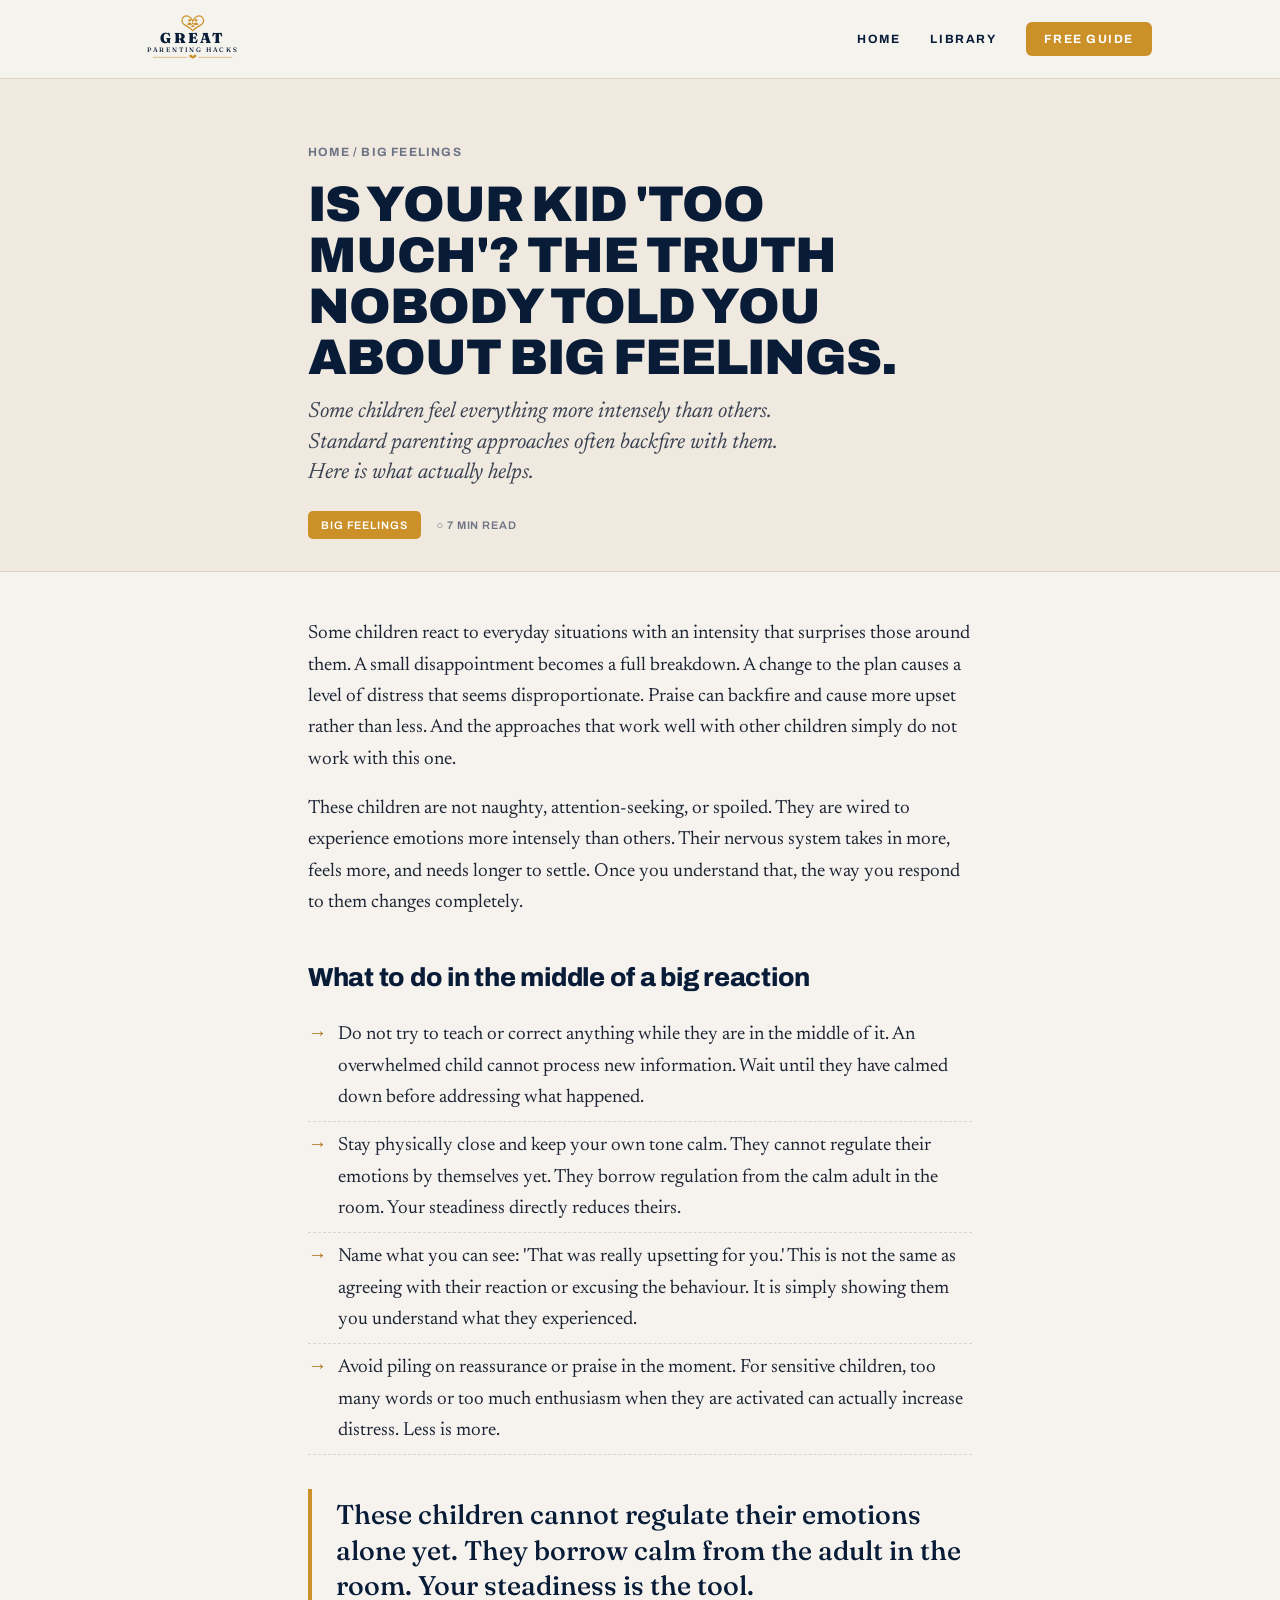
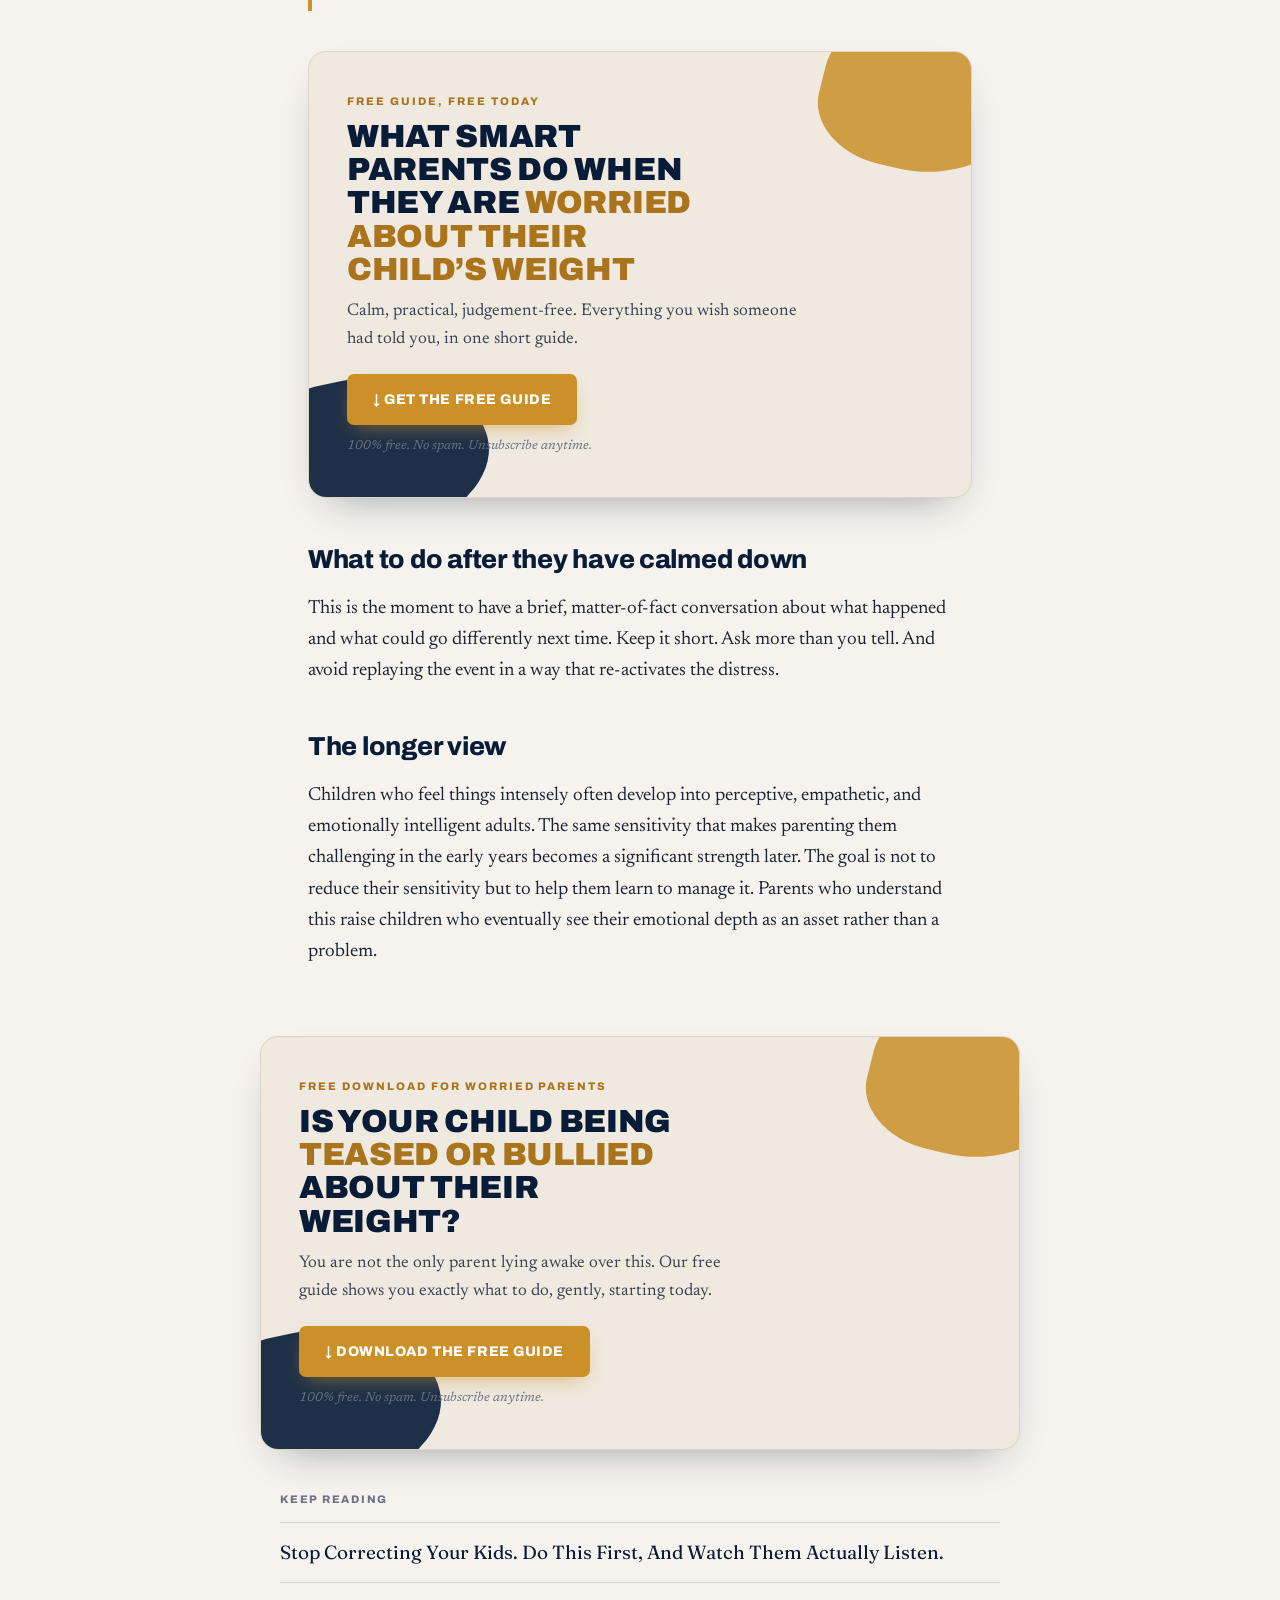
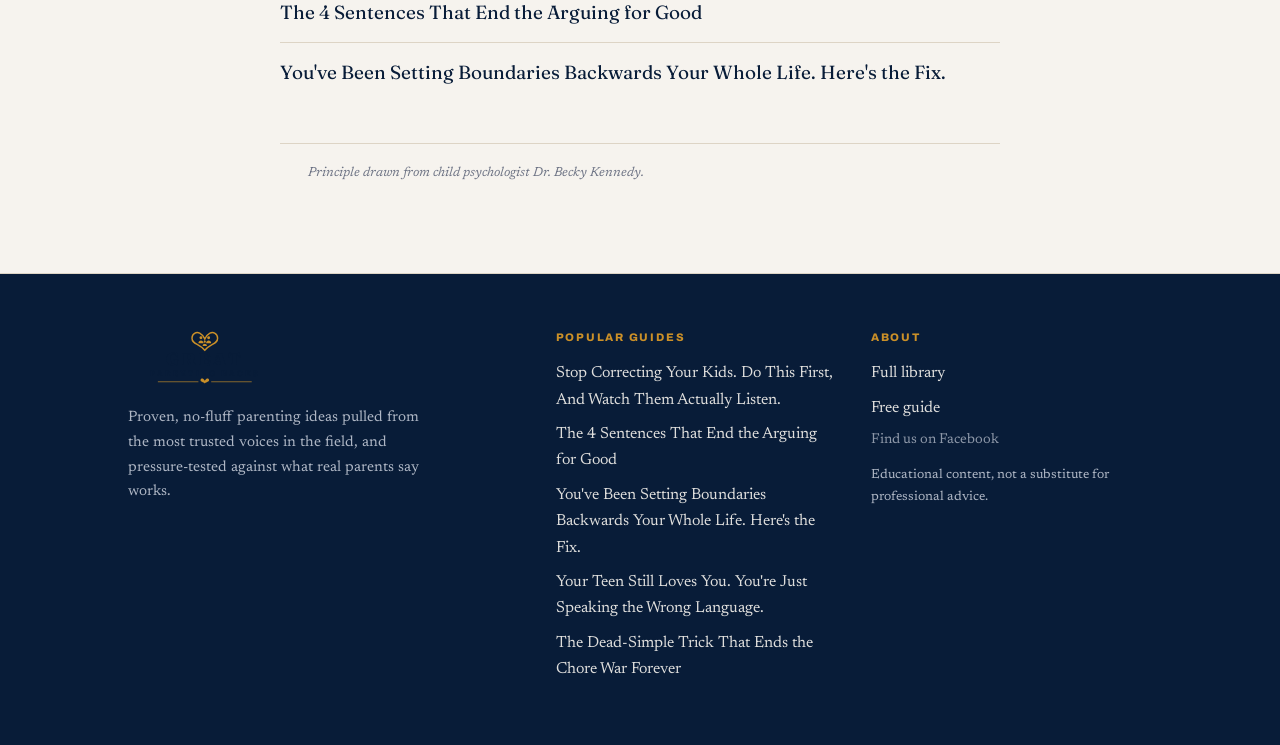
<file: deeply-feeling-kids.html>
<!DOCTYPE html><html lang="en"><head>
<meta charset="utf-8"><meta name="viewport" content="width=device-width,initial-scale=1">
<title>Is Your Kid &#x27;Too Much&#x27;? The Truth Nobody Told You About Big Feelings. | Great Parenting Hacks</title>
<meta name="description" content="Some children feel everything more intensely than others. Standard parenting approaches often backfire with them. Here is what actually helps.">
<meta name="keywords" content="deeply feeling kid, highly sensitive child, big emotions kids, meltdowns intense child">
<link rel="canonical" href="https://greatparentinghacks.com/deeply-feeling-kids.html">
<meta property="og:type" content="article"><meta property="og:title" content="Is Your Kid &#x27;Too Much&#x27;? The Truth Nobody Told You About Big Feelings. | Great Parenting Hacks">
<meta property="og:description" content="Some children feel everything more intensely than others. Standard parenting approaches often backfire with them. Here is what actually helps."><meta property="og:url" content="https://greatparentinghacks.com/deeply-feeling-kids.html">
<meta property="og:site_name" content="Great Parenting Hacks">
<meta name="twitter:card" content="summary_large_image">
<style>/* Great Parenting Hacks, brand palette from lead magnet */
@import url('https://fonts.googleapis.com/css2?family=Fraunces:opsz,wght@9..144,400;9..144,500;9..144,600;9..144,900&family=Newsreader:ital,opsz,wght@0,6..72,400;0,6..72,500;1,6..72,400&family=Archivo:wght@600;700;800;900&display=swap');

:root{
  --navy:#081c38;
  --navy-soft:#102a4c;
  --gold:#cb9028;
  --gold-deep:#a9741b;
  --cream:#f6f3ee;
  --cream-2:#efe9df;
  --ink:#1c2433;
  --muted:#6d7384;
  --line:#ddd4c5;
  --shadow:0 18px 40px -22px rgba(8,28,56,.45);
}
*{box-sizing:border-box;margin:0;padding:0}
html{scroll-behavior:smooth}
body{
  background:var(--cream);
  color:var(--ink);
  font-family:'Newsreader',Georgia,serif;
  font-size:19px;line-height:1.65;
  -webkit-font-smoothing:antialiased;
}
a{color:var(--gold-deep);text-decoration:none}
a:hover{text-decoration:underline}
.wrap{max-width:1080px;margin:0 auto;padding:0 28px}
.read{max-width:720px;margin:0 auto;padding:0 28px}
.gph-logo{display:block}

/* nav */
.nav{position:sticky;top:0;z-index:40;background:rgba(246,243,238,.9);backdrop-filter:blur(10px);border-bottom:1px solid var(--line)}
.nav .wrap{display:flex;align-items:center;justify-content:space-between;height:78px}
.nav .gph-logo{height:54px;width:auto}
.nav nav a{font-family:'Archivo',sans-serif;font-weight:700;font-size:12px;text-transform:uppercase;letter-spacing:.13em;color:var(--navy);margin-left:26px}
.nav nav a:hover{color:var(--gold-deep);text-decoration:none}
.nav .nav-cta{background:var(--gold);color:#fff !important;padding:10px 18px;border-radius:6px}
.nav .nav-cta:hover{background:var(--gold-deep)}
@media(max-width:640px){.nav nav a:not(.nav-cta){display:none}}

/* PDF-style banner */
.pdf-banner{position:relative;overflow:hidden;background:var(--cream-2);border:1px solid var(--line);border-radius:18px;padding:40px 38px;margin:40px auto;max-width:760px;box-shadow:var(--shadow)}
.pdf-banner:before{content:"";position:absolute;left:-60px;bottom:-40px;width:240px;height:160px;background:var(--navy);transform:rotate(-12deg);opacity:.9;border-radius:40% 60% 50% 50%}
.pdf-banner:after{content:"";position:absolute;right:-50px;top:-30px;width:200px;height:150px;background:var(--gold);transform:rotate(14deg);opacity:.85;border-radius:50% 50% 60% 40%}
.pdf-banner .inner{position:relative;z-index:2}
.pdf-banner .eyebrow{font-family:'Archivo',sans-serif;font-weight:800;font-size:11px;letter-spacing:.18em;text-transform:uppercase;color:var(--gold-deep);margin-bottom:10px}
.pdf-banner h3{font-family:'Archivo',sans-serif;font-weight:900;font-size:clamp(24px,3.4vw,32px);line-height:1.04;color:var(--navy);text-transform:uppercase;letter-spacing:-.01em;max-width:18ch;margin-bottom:12px}
.pdf-banner h3 .hl{color:var(--gold-deep)}
.pdf-banner p{font-size:17px;color:#3a4252;margin-bottom:20px;max-width:46ch}
.pdf-banner .dl{display:inline-flex;align-items:center;gap:9px;background:var(--gold);color:#fff !important;font-family:'Archivo',sans-serif;font-weight:800;font-size:14px;letter-spacing:.04em;text-transform:uppercase;padding:14px 26px;border-radius:7px;box-shadow:0 8px 20px -8px rgba(203,144,40,.7)}
.pdf-banner .dl:hover{background:var(--gold-deep);text-decoration:none;transform:translateY(-1px)}
.pdf-banner .sub{display:block;margin-top:10px;font-size:13px;color:var(--muted);font-style:italic}

/* footer */
.foot{margin-top:90px;border-top:1px solid var(--line);background:var(--navy);color:var(--cream)}
.foot .wrap{padding:54px 28px;display:grid;grid-template-columns:1.4fr 1fr 1fr;gap:34px}
.foot .gph-logo{height:64px;width:auto;margin-bottom:14px}
.foot h4{font-family:'Archivo',sans-serif;font-weight:800;font-size:11px;letter-spacing:.16em;text-transform:uppercase;color:var(--gold);margin-bottom:14px}
.foot a{display:block;color:var(--cream);font-size:16px;margin-bottom:8px;opacity:.9}
.foot a:hover{color:#fff;opacity:1}
.foot p{font-size:15px;color:#aeb6c4;max-width:34ch}
.foot .fblink{font-size:14px;color:#aeb6c4;opacity:.8}
@media(max-width:640px){.foot .wrap{grid-template-columns:1fr}}
.tag{font-family:'Archivo',sans-serif;font-weight:700;font-size:11px;letter-spacing:.14em;text-transform:uppercase;color:var(--gold-deep)}
</style><script type="application/ld+json">{"@context": "https://schema.org", "@type": "Article", "headline": "Is Your Kid 'Too Much'? The Truth Nobody Told You About Big Feelings.", "description": "Some children feel everything more intensely than others. Standard parenting approaches often backfire with them. Here is what actually helps.", "author": {"@type": "Organization", "name": "Great Parenting Hacks"}, "publisher": {"@type": "Organization", "name": "Great Parenting Hacks"}, "url": "https://greatparentinghacks.com/deeply-feeling-kids.html"}</script>
</head><body><style>
.hero-a{padding:64px 0 32px;border-bottom:1px solid var(--line);background:var(--cream-2)}
.crumb{font-family:'Archivo',sans-serif;font-weight:700;font-size:12px;letter-spacing:.1em;text-transform:uppercase;color:var(--muted)}
.crumb a{color:var(--muted)}
h1{font-family:'Archivo',sans-serif;font-weight:900;font-size:clamp(30px,4.8vw,50px);line-height:1.02;letter-spacing:-.02em;margin:16px 0 14px;max-width:20ch;color:var(--navy);text-transform:uppercase}
.dek{font-size:22px;line-height:1.4;color:#3a4252;max-width:42ch;font-style:italic}
.meta{margin-top:22px;display:flex;gap:16px;flex-wrap:wrap;align-items:center;font-family:'Archivo',sans-serif;font-weight:600;font-size:11px;letter-spacing:.08em;text-transform:uppercase;color:var(--muted)}
.pill{background:var(--gold);color:#fff;padding:5px 13px;border-radius:5px}
article{padding:46px 0 10px}
article h2{font-family:'Archivo',sans-serif;font-weight:800;font-size:26px;margin:38px 0 12px;letter-spacing:-.01em;color:var(--navy)}
article p{margin:0 0 18px}
article ul{margin:6px 0 22px;padding:0;list-style:none}
article li{position:relative;padding:8px 0 8px 30px;border-bottom:1px dashed var(--line)}
article li:before{content:"\2192";position:absolute;left:0;top:8px;color:var(--gold-deep);font-weight:700}
.pull{font-family:'Fraunces',serif;font-weight:500;font-size:27px;line-height:1.3;color:var(--navy);border-left:4px solid var(--gold);padding:8px 0 8px 24px;margin:34px 0}
.source-note{max-width:720px;margin:40px auto 0;padding-top:18px;border-top:1px solid var(--line)}
.source-note p{font-size:13px;color:var(--muted);font-style:italic;margin:0}
.more{margin:40px auto 0;max-width:720px}
.more h4{font-family:'Archivo',sans-serif;font-weight:800;font-size:11px;letter-spacing:.16em;text-transform:uppercase;color:var(--muted);margin-bottom:14px}
.more a{display:block;border-top:1px solid var(--line);padding:14px 0;color:var(--navy);font-family:'Fraunces',serif;font-size:19px}
.more a:hover{color:var(--gold-deep);text-decoration:none}
</style>
<!-- TikTok Pixel Base Code -->
<script>
!function (w, d, t) {
  w.TiktokAnalyticsObject=t;var ttq=w[t]=w[t]||[];ttq.methods=["page","track","identify","instances","debug","on","off","once","ready","alias","group","enableCookie","disableCookie","holdConsent","revokeConsent","grantConsent"],ttq.setAndDefer=function(t,e){t[e]=function(){t.push([e].concat(Array.prototype.slice.call(arguments,0)))}};for(var i=0;i<ttq.methods.length;i++)ttq.setAndDefer(ttq,ttq.methods[i]);ttq.instance=function(t){for( var e=ttq._i[t]||[],n=0;n<ttq.methods.length;n++)ttq.setAndDefer(e,ttq.methods[n]);return e},ttq.load=function(e,n){var r="https://analytics.tiktok.com/i18n/pixel/events.js",o=n&&n.partner;ttq._i=ttq._i||{},ttq._i[e]=[],ttq._i[e]._u=r,ttq._t=ttq._t||{},ttq._t[e]=+new Date,ttq._o=ttq._o||{},ttq._o[e]=n||{};n=document.createElement("script");n.type="text/javascript",n.async=!0,n.src=r+"?sdkid="+e+"&lib="+t;e=document.getElementsByTagName("script")[0];e.parentNode.insertBefore(n,e)};
  ttq.load('D8HVKPJC77UANKFSCE50');
  ttq.page();
}(window, document, 'ttq');
</script>
<!-- End TikTok Pixel Base Code -->
<header class="nav"><div class="wrap">
<a href="index.html" aria-label="Great Parenting Hacks home"><svg class="gph-logo" viewBox="0 0 360 150" xmlns="http://www.w3.org/2000/svg" role="img" aria-label="Great Parenting Hacks">
  <!-- heart + family mark -->
  <g transform="translate(180,30)">
    <path d="M0 22 C-14 6 -30 8 -30 -6 C-30 -17 -20 -22 -12 -18 C-6 -15 -2 -9 0 -4 C2 -9 6 -15 12 -18 C20 -22 30 -17 30 -6 C30 8 14 6 0 22 Z"
          fill="none" stroke="#cb9028" stroke-width="3.4"/>
    <!-- two adults -->
    <circle cx="-9" cy="-7" r="3.4" fill="#cb9028"/>
    <circle cx="9" cy="-7" r="3.4" fill="#cb9028"/>
    <path d="M-15 6 C-15 -3 -3 -3 -3 6 Z" fill="#cb9028"/>
    <path d="M15 6 C15 -3 3 -3 3 6 Z" fill="#cb9028"/>
    <!-- child -->
    <circle cx="0" cy="2" r="2.6" fill="#cb9028"/>
    <path d="M-5 12 C-5 5 5 5 5 12 Z" fill="#cb9028"/>
  </g>
  <!-- wordmark -->
  <text x="180" y="86" text-anchor="middle" font-family="Fraunces, Georgia, serif" font-weight="900" font-size="40" letter-spacing="6" fill="#081c38">GREAT</text>
  <text x="180" y="112" text-anchor="middle" font-family="Fraunces, Georgia, serif" font-weight="500" font-size="18" letter-spacing="5" fill="#081c38">PARENTING HACKS</text>
  <!-- divider with heart -->
  <line x1="70" y1="126" x2="165" y2="126" stroke="#cb9028" stroke-width="1.5"/>
  <line x1="195" y1="126" x2="290" y2="126" stroke="#cb9028" stroke-width="1.5"/>
  <path d="M180 130 C176 126 170 127 170 122 C170 119 173 117.5 176 119 C178 120 179 122 180 123.5 C181 122 182 120 184 119 C187 117.5 190 119 190 122 C190 127 184 126 180 130 Z" fill="#cb9028"/>
</svg>
</a>
<nav>
<a href="index.html">Home</a>
<a href="index.html#library">Library</a>
<a class="nav-cta" href="free-guide.html">Free Guide</a>
</nav></div></header><section class="hero-a"><div class="read">
<div class="crumb"><a href="index.html">Home</a> / Big Feelings</div>
<h1>Is Your Kid &#x27;Too Much&#x27;? The Truth Nobody Told You About Big Feelings.</h1>
<p class="dek">Some children feel everything more intensely than others. Standard parenting approaches often backfire with them. Here is what actually helps.</p>
<div class="meta"><span class="pill">Big Feelings</span><span>○ 7 min read</span></div>
</div></section>
<article><div class="read"><p>Some children react to everyday situations with an intensity that surprises those around them. A small disappointment becomes a full breakdown. A change to the plan causes a level of distress that seems disproportionate. Praise can backfire and cause more upset rather than less. And the approaches that work well with other children simply do not work with this one.</p>
<p>These children are not naughty, attention-seeking, or spoiled. They are wired to experience emotions more intensely than others. Their nervous system takes in more, feels more, and needs longer to settle. Once you understand that, the way you respond to them changes completely.</p>
<h2>What to do in the middle of a big reaction</h2>
<ul><li>Do not try to teach or correct anything while they are in the middle of it. An overwhelmed child cannot process new information. Wait until they have calmed down before addressing what happened.</li><li>Stay physically close and keep your own tone calm. They cannot regulate their emotions by themselves yet. They borrow regulation from the calm adult in the room. Your steadiness directly reduces theirs.</li><li>Name what you can see: 'That was really upsetting for you.' This is not the same as agreeing with their reaction or excusing the behaviour. It is simply showing them you understand what they experienced.</li><li>Avoid piling on reassurance or praise in the moment. For sensitive children, too many words or too much enthusiasm when they are activated can actually increase distress. Less is more.</li></ul>
<blockquote class="pull">These children cannot regulate their emotions alone yet. They borrow calm from the adult in the room. Your steadiness is the tool.</blockquote>
<div class="pdf-banner"><div class="inner">
<div class="eyebrow">Free guide, free today</div>
<h3>What Smart Parents Do When They Are <span class="hl">Worried About Their Child’s Weight</span></h3>
<p>Calm, practical, judgement-free. Everything you wish someone had told you, in one short guide.</p>
<a class="dl" href="free-guide.html">↓ Get the Free Guide</a>
<span class="sub">100% free. No spam. Unsubscribe anytime.</span>
</div></div>
<h2>What to do after they have calmed down</h2>
<p>This is the moment to have a brief, matter-of-fact conversation about what happened and what could go differently next time. Keep it short. Ask more than you tell. And avoid replaying the event in a way that re-activates the distress.</p>
<h2>The longer view</h2>
<p>Children who feel things intensely often develop into perceptive, empathetic, and emotionally intelligent adults. The same sensitivity that makes parenting them challenging in the early years becomes a significant strength later. The goal is not to reduce their sensitivity but to help them learn to manage it. Parents who understand this raise children who eventually see their emotional depth as an asset rather than a problem.</p></div></article>
<div class="pdf-banner"><div class="inner">
<div class="eyebrow">Free download for worried parents</div>
<h3>Is Your Child Being <span class="hl">Teased or Bullied</span> About Their Weight?</h3>
<p>You are not the only parent lying awake over this. Our free guide shows you exactly what to do, gently, starting today.</p>
<a class="dl" href="free-guide.html">↓ Download the Free Guide</a>
<span class="sub">100% free. No spam. Unsubscribe anytime.</span>
</div></div>
<div class="more"><h4>Keep reading</h4><a href="connection-over-correction.html">Stop Correcting Your Kids. Do This First, And Watch Them Actually Listen.</a><a href="how-to-talk-so-kids-listen.html">The 4 Sentences That End the Arguing for Good</a><a href="boundaries-that-work.html">You&#x27;ve Been Setting Boundaries Backwards Your Whole Life. Here&#x27;s the Fix.</a></div>
<div class="source-note"><div class="read"><p>Principle drawn from child psychologist Dr. Becky Kennedy.</p></div></div>
<footer class="foot"><div class="wrap">
<div><svg class="gph-logo" viewBox="0 0 360 150" xmlns="http://www.w3.org/2000/svg" role="img" aria-label="Great Parenting Hacks">
  <!-- heart + family mark -->
  <g transform="translate(180,30)">
    <path d="M0 22 C-14 6 -30 8 -30 -6 C-30 -17 -20 -22 -12 -18 C-6 -15 -2 -9 0 -4 C2 -9 6 -15 12 -18 C20 -22 30 -17 30 -6 C30 8 14 6 0 22 Z"
          fill="none" stroke="#cb9028" stroke-width="3.4"/>
    <!-- two adults -->
    <circle cx="-9" cy="-7" r="3.4" fill="#cb9028"/>
    <circle cx="9" cy="-7" r="3.4" fill="#cb9028"/>
    <path d="M-15 6 C-15 -3 -3 -3 -3 6 Z" fill="#cb9028"/>
    <path d="M15 6 C15 -3 3 -3 3 6 Z" fill="#cb9028"/>
    <!-- child -->
    <circle cx="0" cy="2" r="2.6" fill="#cb9028"/>
    <path d="M-5 12 C-5 5 5 5 5 12 Z" fill="#cb9028"/>
  </g>
  <!-- wordmark -->
  <text x="180" y="86" text-anchor="middle" font-family="Fraunces, Georgia, serif" font-weight="900" font-size="40" letter-spacing="6" fill="#081c38">GREAT</text>
  <text x="180" y="112" text-anchor="middle" font-family="Fraunces, Georgia, serif" font-weight="500" font-size="18" letter-spacing="5" fill="#081c38">PARENTING HACKS</text>
  <!-- divider with heart -->
  <line x1="70" y1="126" x2="165" y2="126" stroke="#cb9028" stroke-width="1.5"/>
  <line x1="195" y1="126" x2="290" y2="126" stroke="#cb9028" stroke-width="1.5"/>
  <path d="M180 130 C176 126 170 127 170 122 C170 119 173 117.5 176 119 C178 120 179 122 180 123.5 C181 122 182 120 184 119 C187 117.5 190 119 190 122 C190 127 184 126 180 130 Z" fill="#cb9028"/>
</svg>

<p>Proven, no-fluff parenting ideas pulled from the most trusted voices in the field, and pressure-tested against what real parents say works.</p></div>
<div><h4>Popular guides</h4><a href="connection-over-correction.html">Stop Correcting Your Kids. Do This First, And Watch Them Actually Listen.</a><a href="how-to-talk-so-kids-listen.html">The 4 Sentences That End the Arguing for Good</a><a href="boundaries-that-work.html">You&#x27;ve Been Setting Boundaries Backwards Your Whole Life. Here&#x27;s the Fix.</a><a href="love-languages-of-teens.html">Your Teen Still Loves You. You&#x27;re Just Speaking the Wrong Language.</a><a href="chores-without-nagging.html">The Dead-Simple Trick That Ends the Chore War Forever</a></div>
<div><h4>About</h4><a href="index.html#library">Full library</a><a href="free-guide.html">Free guide</a>
<a class="fblink" href="https://facebook.com/greatparentinghacks" target="_blank" rel="noopener">Find us on Facebook</a>
<p style="margin-top:12px;font-size:13px">Educational content, not a substitute for professional advice.</p></div>
</div></footer></body></html>
</file>
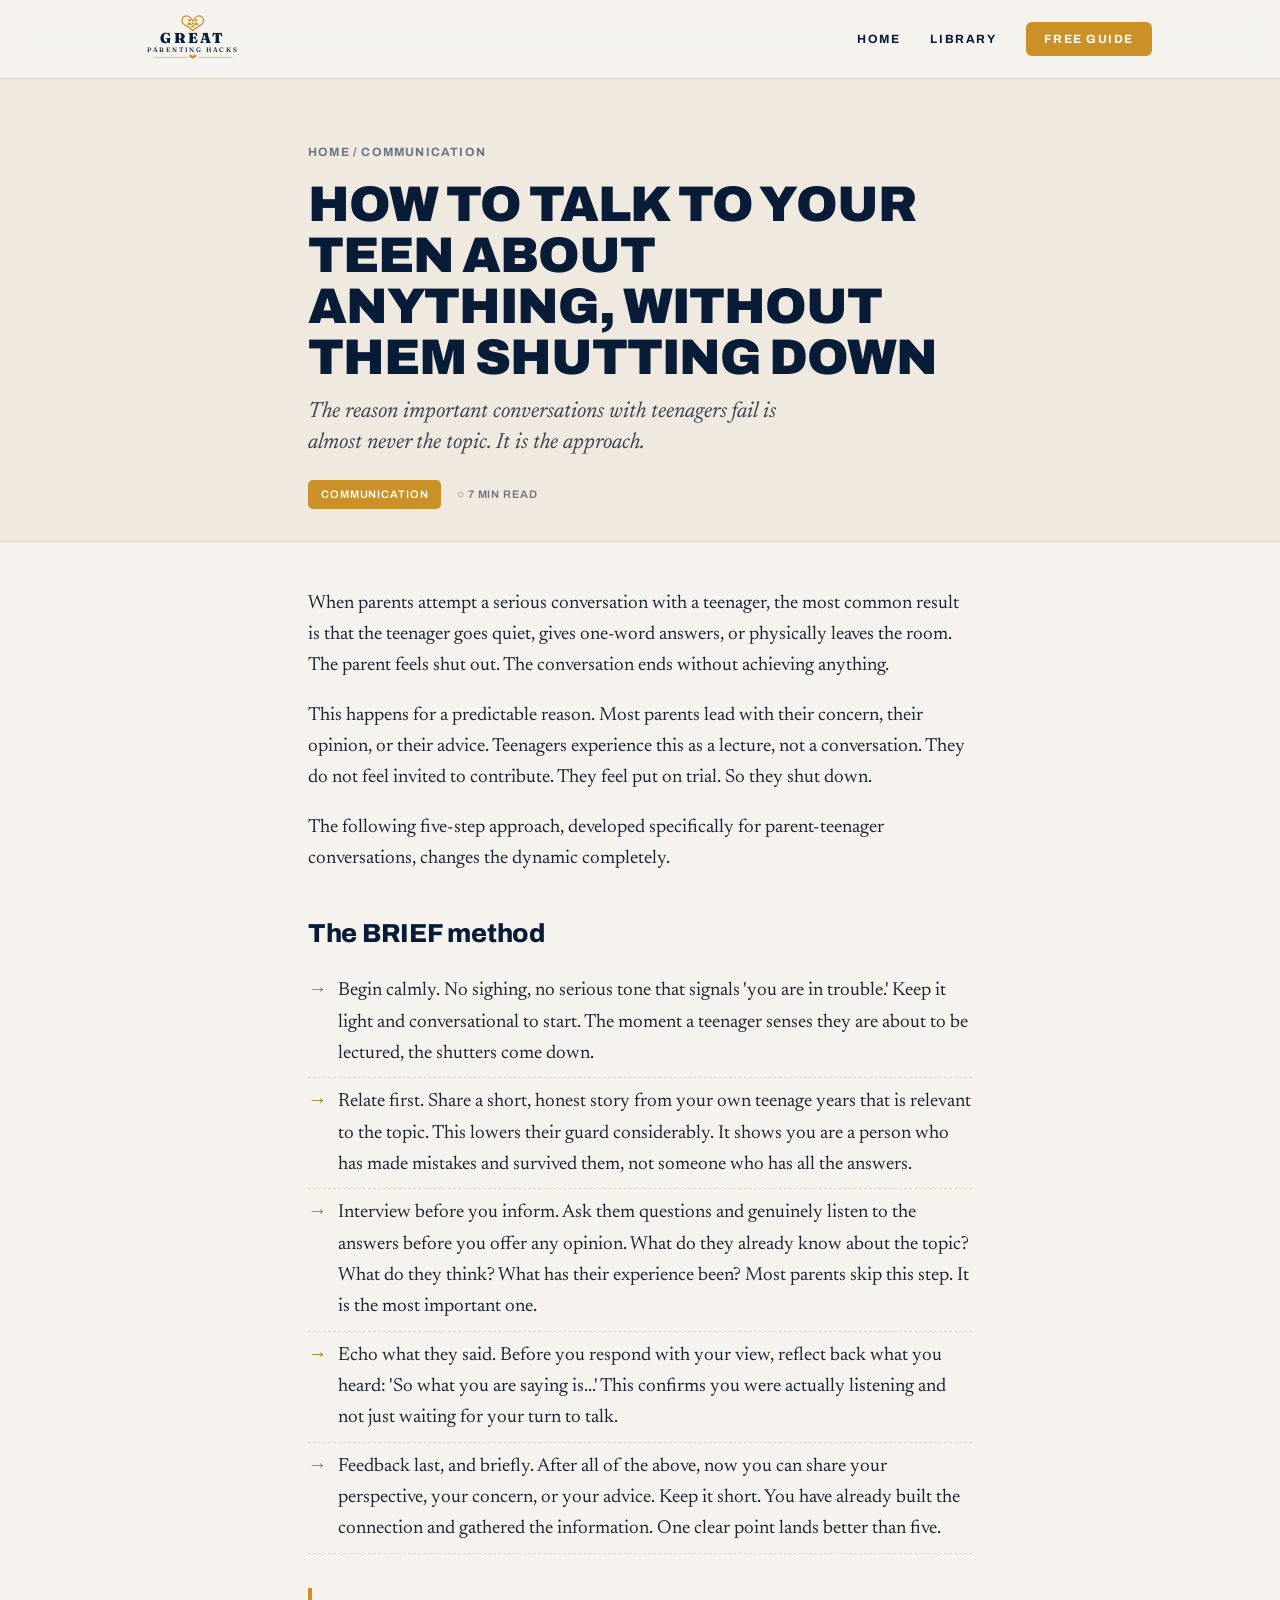
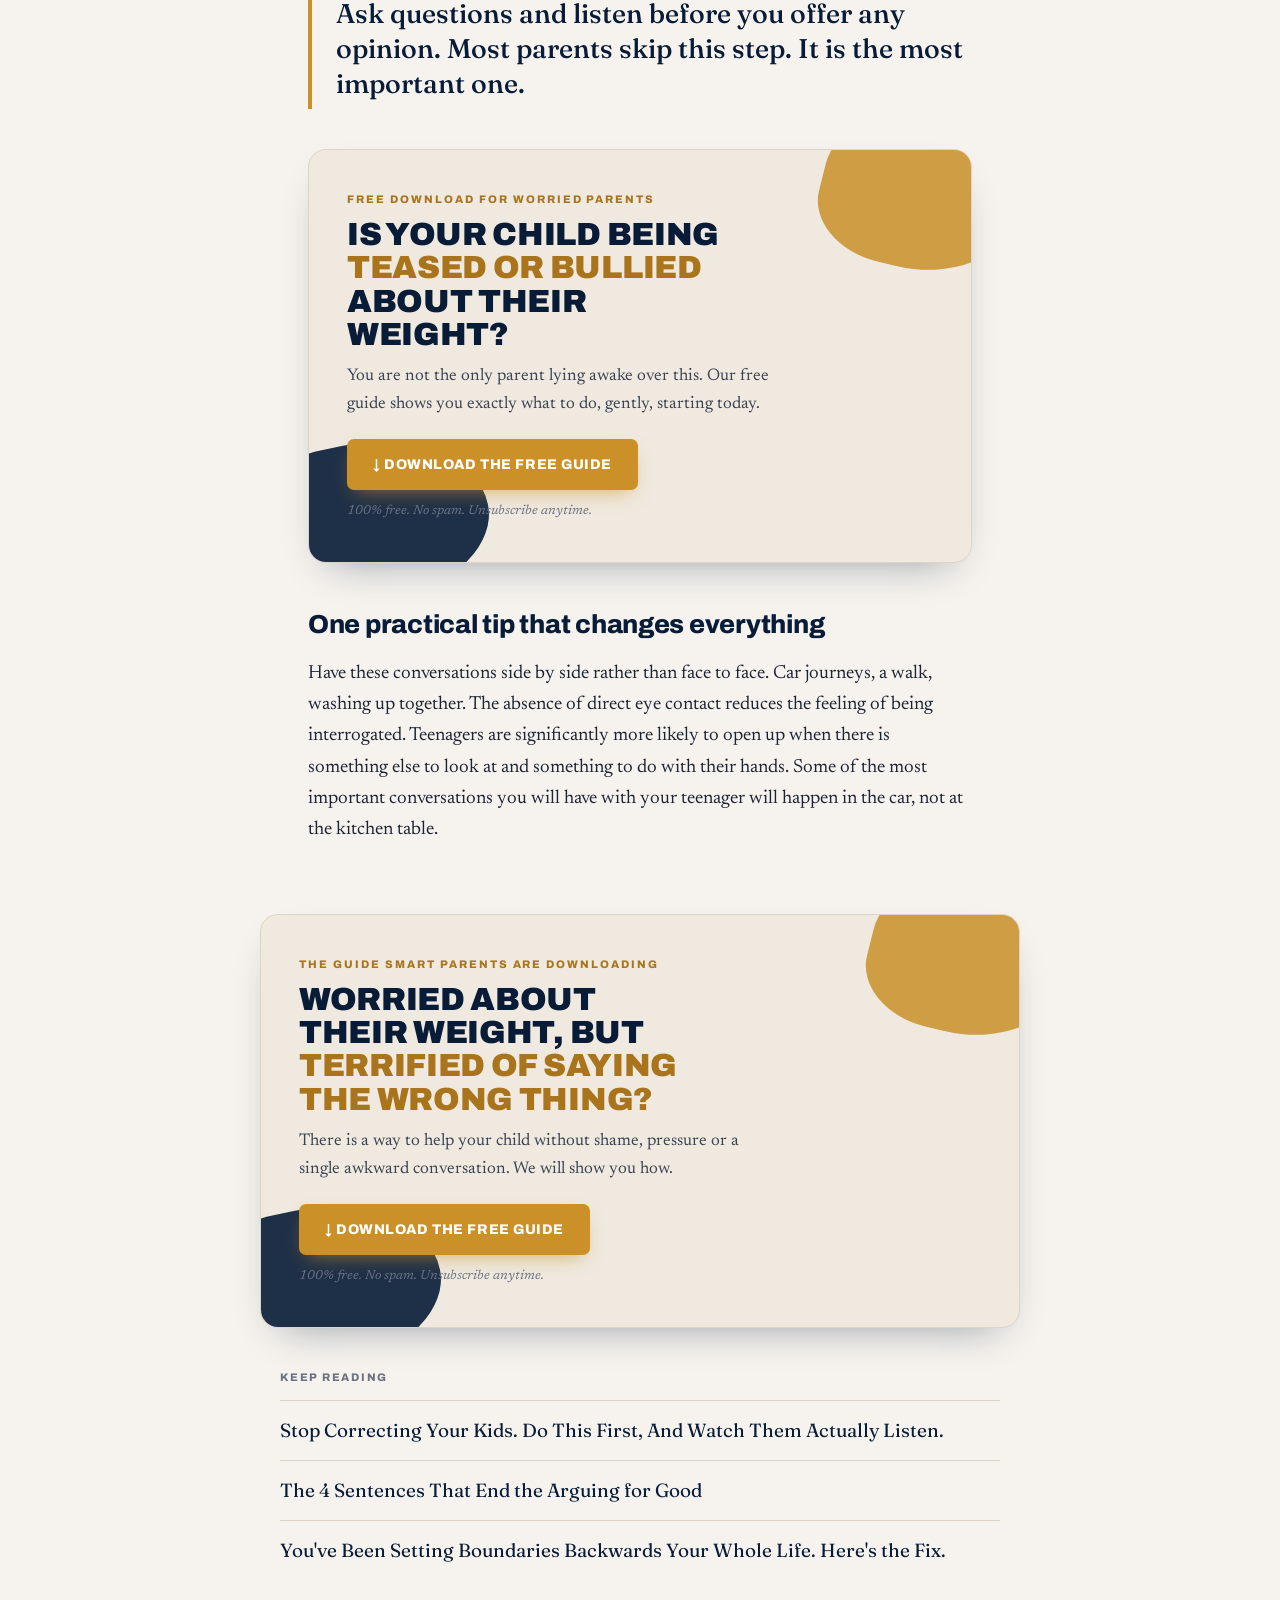
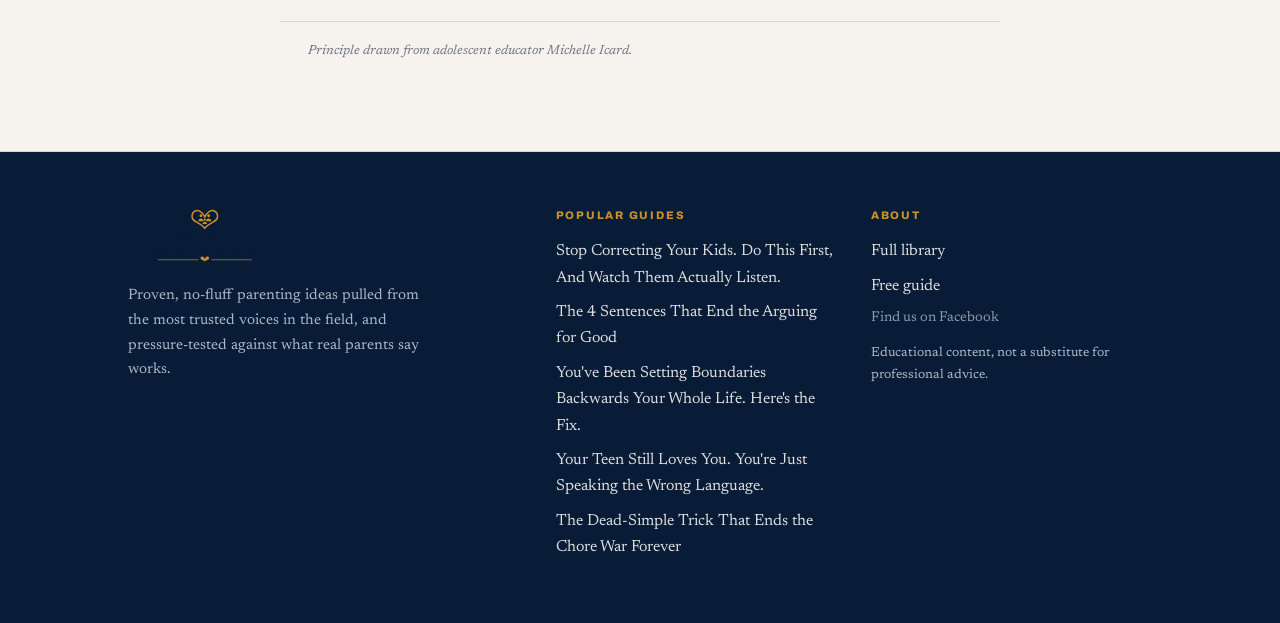
<file: hard-conversations-brief-model.html>
<!DOCTYPE html><html lang="en"><head>
<meta charset="utf-8"><meta name="viewport" content="width=device-width,initial-scale=1">
<title>How to Talk to Your Teen About Anything, Without Them Shutting Down | Great Parenting Hacks</title>
<meta name="description" content="The reason important conversations with teenagers fail is almost never the topic. It is the approach.">
<meta name="keywords" content="hard conversations with teens, talking to tweens, BRIEF model, difficult conversations kids">
<link rel="canonical" href="https://greatparentinghacks.com/hard-conversations-brief-model.html">
<meta property="og:type" content="article"><meta property="og:title" content="How to Talk to Your Teen About Anything, Without Them Shutting Down | Great Parenting Hacks">
<meta property="og:description" content="The reason important conversations with teenagers fail is almost never the topic. It is the approach."><meta property="og:url" content="https://greatparentinghacks.com/hard-conversations-brief-model.html">
<meta property="og:site_name" content="Great Parenting Hacks">
<meta name="twitter:card" content="summary_large_image">
<style>/* Great Parenting Hacks, brand palette from lead magnet */
@import url('https://fonts.googleapis.com/css2?family=Fraunces:opsz,wght@9..144,400;9..144,500;9..144,600;9..144,900&family=Newsreader:ital,opsz,wght@0,6..72,400;0,6..72,500;1,6..72,400&family=Archivo:wght@600;700;800;900&display=swap');

:root{
  --navy:#081c38;
  --navy-soft:#102a4c;
  --gold:#cb9028;
  --gold-deep:#a9741b;
  --cream:#f6f3ee;
  --cream-2:#efe9df;
  --ink:#1c2433;
  --muted:#6d7384;
  --line:#ddd4c5;
  --shadow:0 18px 40px -22px rgba(8,28,56,.45);
}
*{box-sizing:border-box;margin:0;padding:0}
html{scroll-behavior:smooth}
body{
  background:var(--cream);
  color:var(--ink);
  font-family:'Newsreader',Georgia,serif;
  font-size:19px;line-height:1.65;
  -webkit-font-smoothing:antialiased;
}
a{color:var(--gold-deep);text-decoration:none}
a:hover{text-decoration:underline}
.wrap{max-width:1080px;margin:0 auto;padding:0 28px}
.read{max-width:720px;margin:0 auto;padding:0 28px}
.gph-logo{display:block}

/* nav */
.nav{position:sticky;top:0;z-index:40;background:rgba(246,243,238,.9);backdrop-filter:blur(10px);border-bottom:1px solid var(--line)}
.nav .wrap{display:flex;align-items:center;justify-content:space-between;height:78px}
.nav .gph-logo{height:54px;width:auto}
.nav nav a{font-family:'Archivo',sans-serif;font-weight:700;font-size:12px;text-transform:uppercase;letter-spacing:.13em;color:var(--navy);margin-left:26px}
.nav nav a:hover{color:var(--gold-deep);text-decoration:none}
.nav .nav-cta{background:var(--gold);color:#fff !important;padding:10px 18px;border-radius:6px}
.nav .nav-cta:hover{background:var(--gold-deep)}
@media(max-width:640px){.nav nav a:not(.nav-cta){display:none}}

/* PDF-style banner */
.pdf-banner{position:relative;overflow:hidden;background:var(--cream-2);border:1px solid var(--line);border-radius:18px;padding:40px 38px;margin:40px auto;max-width:760px;box-shadow:var(--shadow)}
.pdf-banner:before{content:"";position:absolute;left:-60px;bottom:-40px;width:240px;height:160px;background:var(--navy);transform:rotate(-12deg);opacity:.9;border-radius:40% 60% 50% 50%}
.pdf-banner:after{content:"";position:absolute;right:-50px;top:-30px;width:200px;height:150px;background:var(--gold);transform:rotate(14deg);opacity:.85;border-radius:50% 50% 60% 40%}
.pdf-banner .inner{position:relative;z-index:2}
.pdf-banner .eyebrow{font-family:'Archivo',sans-serif;font-weight:800;font-size:11px;letter-spacing:.18em;text-transform:uppercase;color:var(--gold-deep);margin-bottom:10px}
.pdf-banner h3{font-family:'Archivo',sans-serif;font-weight:900;font-size:clamp(24px,3.4vw,32px);line-height:1.04;color:var(--navy);text-transform:uppercase;letter-spacing:-.01em;max-width:18ch;margin-bottom:12px}
.pdf-banner h3 .hl{color:var(--gold-deep)}
.pdf-banner p{font-size:17px;color:#3a4252;margin-bottom:20px;max-width:46ch}
.pdf-banner .dl{display:inline-flex;align-items:center;gap:9px;background:var(--gold);color:#fff !important;font-family:'Archivo',sans-serif;font-weight:800;font-size:14px;letter-spacing:.04em;text-transform:uppercase;padding:14px 26px;border-radius:7px;box-shadow:0 8px 20px -8px rgba(203,144,40,.7)}
.pdf-banner .dl:hover{background:var(--gold-deep);text-decoration:none;transform:translateY(-1px)}
.pdf-banner .sub{display:block;margin-top:10px;font-size:13px;color:var(--muted);font-style:italic}

/* footer */
.foot{margin-top:90px;border-top:1px solid var(--line);background:var(--navy);color:var(--cream)}
.foot .wrap{padding:54px 28px;display:grid;grid-template-columns:1.4fr 1fr 1fr;gap:34px}
.foot .gph-logo{height:64px;width:auto;margin-bottom:14px}
.foot h4{font-family:'Archivo',sans-serif;font-weight:800;font-size:11px;letter-spacing:.16em;text-transform:uppercase;color:var(--gold);margin-bottom:14px}
.foot a{display:block;color:var(--cream);font-size:16px;margin-bottom:8px;opacity:.9}
.foot a:hover{color:#fff;opacity:1}
.foot p{font-size:15px;color:#aeb6c4;max-width:34ch}
.foot .fblink{font-size:14px;color:#aeb6c4;opacity:.8}
@media(max-width:640px){.foot .wrap{grid-template-columns:1fr}}
.tag{font-family:'Archivo',sans-serif;font-weight:700;font-size:11px;letter-spacing:.14em;text-transform:uppercase;color:var(--gold-deep)}
</style><script type="application/ld+json">{"@context": "https://schema.org", "@type": "Article", "headline": "How to Talk to Your Teen About Anything, Without Them Shutting Down", "description": "The reason important conversations with teenagers fail is almost never the topic. It is the approach.", "author": {"@type": "Organization", "name": "Great Parenting Hacks"}, "publisher": {"@type": "Organization", "name": "Great Parenting Hacks"}, "url": "https://greatparentinghacks.com/hard-conversations-brief-model.html"}</script>
</head><body><style>
.hero-a{padding:64px 0 32px;border-bottom:1px solid var(--line);background:var(--cream-2)}
.crumb{font-family:'Archivo',sans-serif;font-weight:700;font-size:12px;letter-spacing:.1em;text-transform:uppercase;color:var(--muted)}
.crumb a{color:var(--muted)}
h1{font-family:'Archivo',sans-serif;font-weight:900;font-size:clamp(30px,4.8vw,50px);line-height:1.02;letter-spacing:-.02em;margin:16px 0 14px;max-width:20ch;color:var(--navy);text-transform:uppercase}
.dek{font-size:22px;line-height:1.4;color:#3a4252;max-width:42ch;font-style:italic}
.meta{margin-top:22px;display:flex;gap:16px;flex-wrap:wrap;align-items:center;font-family:'Archivo',sans-serif;font-weight:600;font-size:11px;letter-spacing:.08em;text-transform:uppercase;color:var(--muted)}
.pill{background:var(--gold);color:#fff;padding:5px 13px;border-radius:5px}
article{padding:46px 0 10px}
article h2{font-family:'Archivo',sans-serif;font-weight:800;font-size:26px;margin:38px 0 12px;letter-spacing:-.01em;color:var(--navy)}
article p{margin:0 0 18px}
article ul{margin:6px 0 22px;padding:0;list-style:none}
article li{position:relative;padding:8px 0 8px 30px;border-bottom:1px dashed var(--line)}
article li:before{content:"\2192";position:absolute;left:0;top:8px;color:var(--gold-deep);font-weight:700}
.pull{font-family:'Fraunces',serif;font-weight:500;font-size:27px;line-height:1.3;color:var(--navy);border-left:4px solid var(--gold);padding:8px 0 8px 24px;margin:34px 0}
.source-note{max-width:720px;margin:40px auto 0;padding-top:18px;border-top:1px solid var(--line)}
.source-note p{font-size:13px;color:var(--muted);font-style:italic;margin:0}
.more{margin:40px auto 0;max-width:720px}
.more h4{font-family:'Archivo',sans-serif;font-weight:800;font-size:11px;letter-spacing:.16em;text-transform:uppercase;color:var(--muted);margin-bottom:14px}
.more a{display:block;border-top:1px solid var(--line);padding:14px 0;color:var(--navy);font-family:'Fraunces',serif;font-size:19px}
.more a:hover{color:var(--gold-deep);text-decoration:none}
</style>
<!-- TikTok Pixel Base Code -->
<script>
!function (w, d, t) {
  w.TiktokAnalyticsObject=t;var ttq=w[t]=w[t]||[];ttq.methods=["page","track","identify","instances","debug","on","off","once","ready","alias","group","enableCookie","disableCookie","holdConsent","revokeConsent","grantConsent"],ttq.setAndDefer=function(t,e){t[e]=function(){t.push([e].concat(Array.prototype.slice.call(arguments,0)))}};for(var i=0;i<ttq.methods.length;i++)ttq.setAndDefer(ttq,ttq.methods[i]);ttq.instance=function(t){for( var e=ttq._i[t]||[],n=0;n<ttq.methods.length;n++)ttq.setAndDefer(e,ttq.methods[n]);return e},ttq.load=function(e,n){var r="https://analytics.tiktok.com/i18n/pixel/events.js",o=n&&n.partner;ttq._i=ttq._i||{},ttq._i[e]=[],ttq._i[e]._u=r,ttq._t=ttq._t||{},ttq._t[e]=+new Date,ttq._o=ttq._o||{},ttq._o[e]=n||{};n=document.createElement("script");n.type="text/javascript",n.async=!0,n.src=r+"?sdkid="+e+"&lib="+t;e=document.getElementsByTagName("script")[0];e.parentNode.insertBefore(n,e)};
  ttq.load('D8HVKPJC77UANKFSCE50');
  ttq.page();
}(window, document, 'ttq');
</script>
<!-- End TikTok Pixel Base Code -->
<header class="nav"><div class="wrap">
<a href="index.html" aria-label="Great Parenting Hacks home"><svg class="gph-logo" viewBox="0 0 360 150" xmlns="http://www.w3.org/2000/svg" role="img" aria-label="Great Parenting Hacks">
  <!-- heart + family mark -->
  <g transform="translate(180,30)">
    <path d="M0 22 C-14 6 -30 8 -30 -6 C-30 -17 -20 -22 -12 -18 C-6 -15 -2 -9 0 -4 C2 -9 6 -15 12 -18 C20 -22 30 -17 30 -6 C30 8 14 6 0 22 Z"
          fill="none" stroke="#cb9028" stroke-width="3.4"/>
    <!-- two adults -->
    <circle cx="-9" cy="-7" r="3.4" fill="#cb9028"/>
    <circle cx="9" cy="-7" r="3.4" fill="#cb9028"/>
    <path d="M-15 6 C-15 -3 -3 -3 -3 6 Z" fill="#cb9028"/>
    <path d="M15 6 C15 -3 3 -3 3 6 Z" fill="#cb9028"/>
    <!-- child -->
    <circle cx="0" cy="2" r="2.6" fill="#cb9028"/>
    <path d="M-5 12 C-5 5 5 5 5 12 Z" fill="#cb9028"/>
  </g>
  <!-- wordmark -->
  <text x="180" y="86" text-anchor="middle" font-family="Fraunces, Georgia, serif" font-weight="900" font-size="40" letter-spacing="6" fill="#081c38">GREAT</text>
  <text x="180" y="112" text-anchor="middle" font-family="Fraunces, Georgia, serif" font-weight="500" font-size="18" letter-spacing="5" fill="#081c38">PARENTING HACKS</text>
  <!-- divider with heart -->
  <line x1="70" y1="126" x2="165" y2="126" stroke="#cb9028" stroke-width="1.5"/>
  <line x1="195" y1="126" x2="290" y2="126" stroke="#cb9028" stroke-width="1.5"/>
  <path d="M180 130 C176 126 170 127 170 122 C170 119 173 117.5 176 119 C178 120 179 122 180 123.5 C181 122 182 120 184 119 C187 117.5 190 119 190 122 C190 127 184 126 180 130 Z" fill="#cb9028"/>
</svg>
</a>
<nav>
<a href="index.html">Home</a>
<a href="index.html#library">Library</a>
<a class="nav-cta" href="free-guide.html">Free Guide</a>
</nav></div></header><section class="hero-a"><div class="read">
<div class="crumb"><a href="index.html">Home</a> / Communication</div>
<h1>How to Talk to Your Teen About Anything, Without Them Shutting Down</h1>
<p class="dek">The reason important conversations with teenagers fail is almost never the topic. It is the approach.</p>
<div class="meta"><span class="pill">Communication</span><span>○ 7 min read</span></div>
</div></section>
<article><div class="read"><p>When parents attempt a serious conversation with a teenager, the most common result is that the teenager goes quiet, gives one-word answers, or physically leaves the room. The parent feels shut out. The conversation ends without achieving anything.</p>
<p>This happens for a predictable reason. Most parents lead with their concern, their opinion, or their advice. Teenagers experience this as a lecture, not a conversation. They do not feel invited to contribute. They feel put on trial. So they shut down.</p>
<p>The following five-step approach, developed specifically for parent-teenager conversations, changes the dynamic completely.</p>
<h2>The BRIEF method</h2>
<ul><li>Begin calmly. No sighing, no serious tone that signals 'you are in trouble.' Keep it light and conversational to start. The moment a teenager senses they are about to be lectured, the shutters come down.</li><li>Relate first. Share a short, honest story from your own teenage years that is relevant to the topic. This lowers their guard considerably. It shows you are a person who has made mistakes and survived them, not someone who has all the answers.</li><li>Interview before you inform. Ask them questions and genuinely listen to the answers before you offer any opinion. What do they already know about the topic? What do they think? What has their experience been? Most parents skip this step. It is the most important one.</li><li>Echo what they said. Before you respond with your view, reflect back what you heard: 'So what you are saying is...' This confirms you were actually listening and not just waiting for your turn to talk.</li><li>Feedback last, and briefly. After all of the above, now you can share your perspective, your concern, or your advice. Keep it short. You have already built the connection and gathered the information. One clear point lands better than five.</li></ul>
<blockquote class="pull">Ask questions and listen before you offer any opinion. Most parents skip this step. It is the most important one.</blockquote>
<div class="pdf-banner"><div class="inner">
<div class="eyebrow">Free download for worried parents</div>
<h3>Is Your Child Being <span class="hl">Teased or Bullied</span> About Their Weight?</h3>
<p>You are not the only parent lying awake over this. Our free guide shows you exactly what to do, gently, starting today.</p>
<a class="dl" href="free-guide.html">↓ Download the Free Guide</a>
<span class="sub">100% free. No spam. Unsubscribe anytime.</span>
</div></div>
<h2>One practical tip that changes everything</h2>
<p>Have these conversations side by side rather than face to face. Car journeys, a walk, washing up together. The absence of direct eye contact reduces the feeling of being interrogated. Teenagers are significantly more likely to open up when there is something else to look at and something to do with their hands. Some of the most important conversations you will have with your teenager will happen in the car, not at the kitchen table.</p></div></article>
<div class="pdf-banner"><div class="inner">
<div class="eyebrow">The guide smart parents are downloading</div>
<h3>Worried About Their Weight, But <span class="hl">Terrified of Saying the Wrong Thing?</span></h3>
<p>There is a way to help your child without shame, pressure or a single awkward conversation. We will show you how.</p>
<a class="dl" href="free-guide.html">↓ Download the Free Guide</a>
<span class="sub">100% free. No spam. Unsubscribe anytime.</span>
</div></div>
<div class="more"><h4>Keep reading</h4><a href="connection-over-correction.html">Stop Correcting Your Kids. Do This First, And Watch Them Actually Listen.</a><a href="how-to-talk-so-kids-listen.html">The 4 Sentences That End the Arguing for Good</a><a href="boundaries-that-work.html">You&#x27;ve Been Setting Boundaries Backwards Your Whole Life. Here&#x27;s the Fix.</a></div>
<div class="source-note"><div class="read"><p>Principle drawn from adolescent educator Michelle Icard.</p></div></div>
<footer class="foot"><div class="wrap">
<div><svg class="gph-logo" viewBox="0 0 360 150" xmlns="http://www.w3.org/2000/svg" role="img" aria-label="Great Parenting Hacks">
  <!-- heart + family mark -->
  <g transform="translate(180,30)">
    <path d="M0 22 C-14 6 -30 8 -30 -6 C-30 -17 -20 -22 -12 -18 C-6 -15 -2 -9 0 -4 C2 -9 6 -15 12 -18 C20 -22 30 -17 30 -6 C30 8 14 6 0 22 Z"
          fill="none" stroke="#cb9028" stroke-width="3.4"/>
    <!-- two adults -->
    <circle cx="-9" cy="-7" r="3.4" fill="#cb9028"/>
    <circle cx="9" cy="-7" r="3.4" fill="#cb9028"/>
    <path d="M-15 6 C-15 -3 -3 -3 -3 6 Z" fill="#cb9028"/>
    <path d="M15 6 C15 -3 3 -3 3 6 Z" fill="#cb9028"/>
    <!-- child -->
    <circle cx="0" cy="2" r="2.6" fill="#cb9028"/>
    <path d="M-5 12 C-5 5 5 5 5 12 Z" fill="#cb9028"/>
  </g>
  <!-- wordmark -->
  <text x="180" y="86" text-anchor="middle" font-family="Fraunces, Georgia, serif" font-weight="900" font-size="40" letter-spacing="6" fill="#081c38">GREAT</text>
  <text x="180" y="112" text-anchor="middle" font-family="Fraunces, Georgia, serif" font-weight="500" font-size="18" letter-spacing="5" fill="#081c38">PARENTING HACKS</text>
  <!-- divider with heart -->
  <line x1="70" y1="126" x2="165" y2="126" stroke="#cb9028" stroke-width="1.5"/>
  <line x1="195" y1="126" x2="290" y2="126" stroke="#cb9028" stroke-width="1.5"/>
  <path d="M180 130 C176 126 170 127 170 122 C170 119 173 117.5 176 119 C178 120 179 122 180 123.5 C181 122 182 120 184 119 C187 117.5 190 119 190 122 C190 127 184 126 180 130 Z" fill="#cb9028"/>
</svg>

<p>Proven, no-fluff parenting ideas pulled from the most trusted voices in the field, and pressure-tested against what real parents say works.</p></div>
<div><h4>Popular guides</h4><a href="connection-over-correction.html">Stop Correcting Your Kids. Do This First, And Watch Them Actually Listen.</a><a href="how-to-talk-so-kids-listen.html">The 4 Sentences That End the Arguing for Good</a><a href="boundaries-that-work.html">You&#x27;ve Been Setting Boundaries Backwards Your Whole Life. Here&#x27;s the Fix.</a><a href="love-languages-of-teens.html">Your Teen Still Loves You. You&#x27;re Just Speaking the Wrong Language.</a><a href="chores-without-nagging.html">The Dead-Simple Trick That Ends the Chore War Forever</a></div>
<div><h4>About</h4><a href="index.html#library">Full library</a><a href="free-guide.html">Free guide</a>
<a class="fblink" href="https://facebook.com/greatparentinghacks" target="_blank" rel="noopener">Find us on Facebook</a>
<p style="margin-top:12px;font-size:13px">Educational content, not a substitute for professional advice.</p></div>
</div></footer></body></html>
</file>
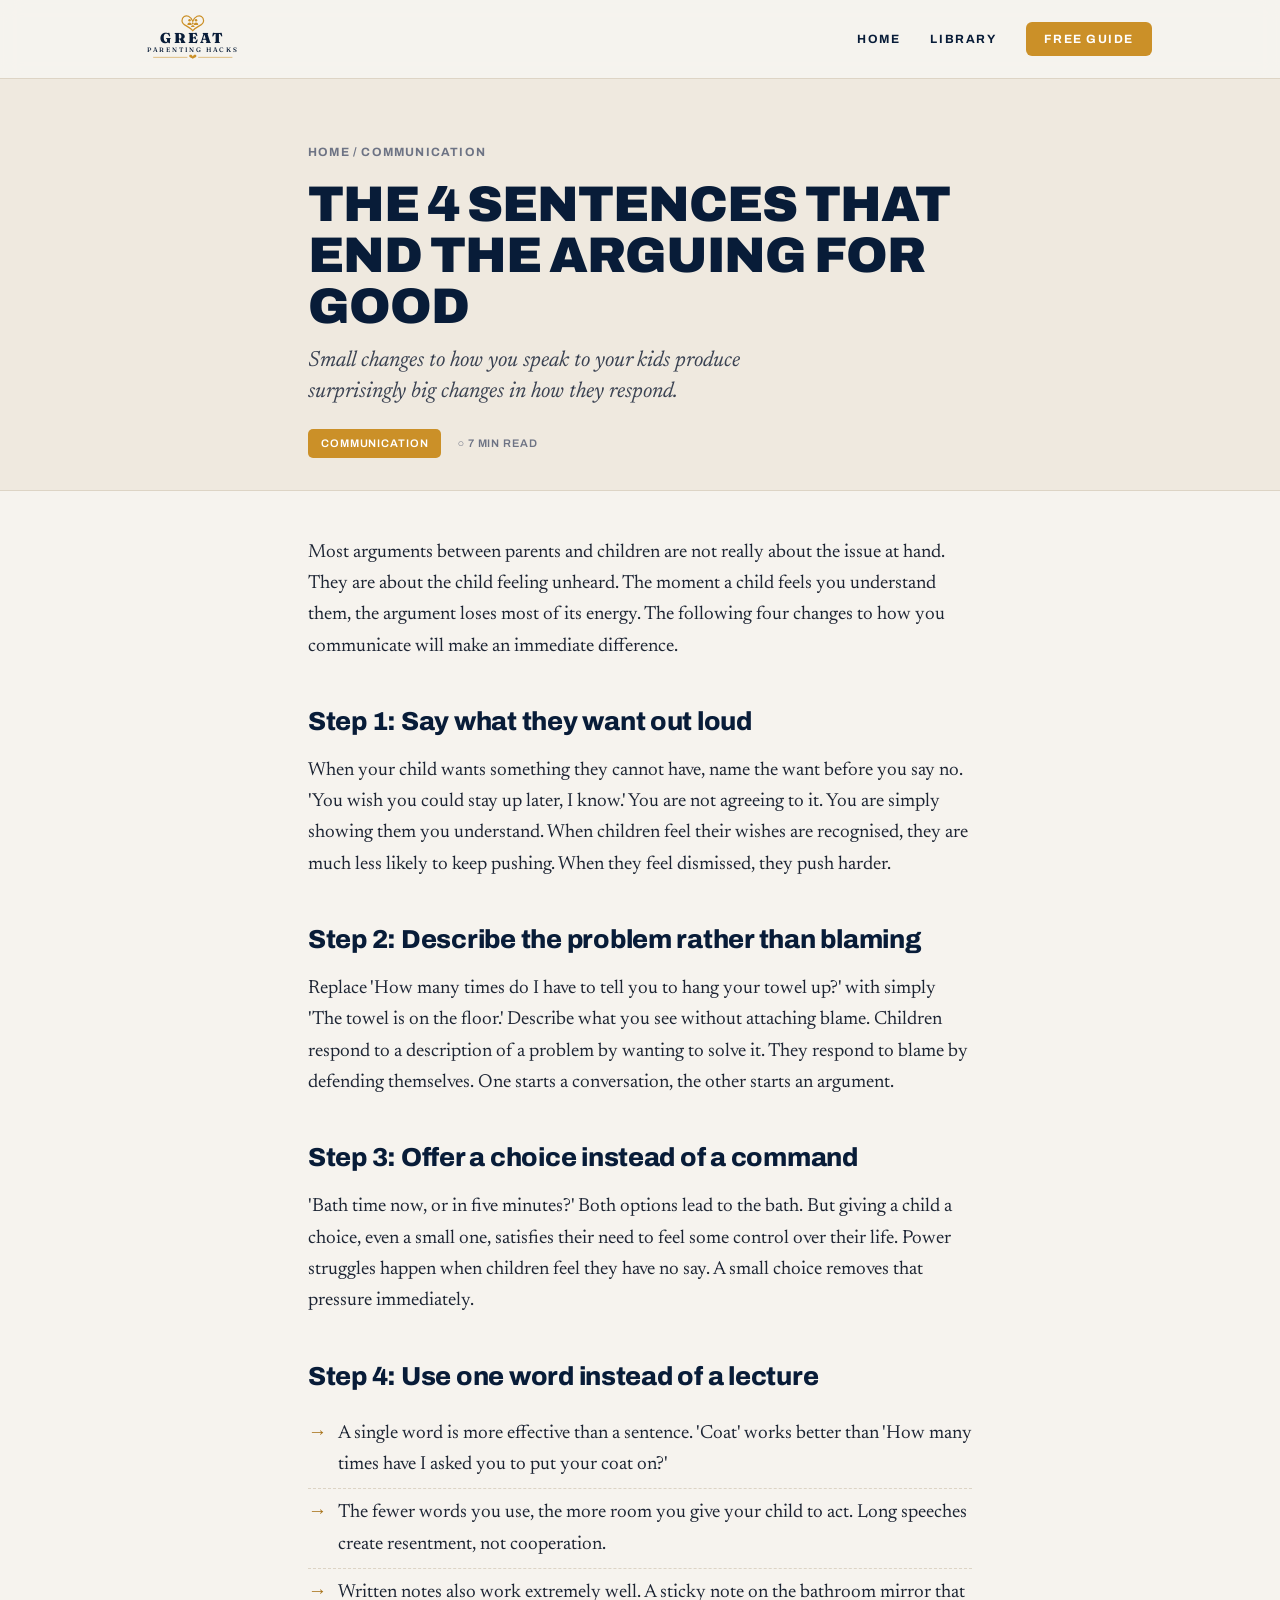
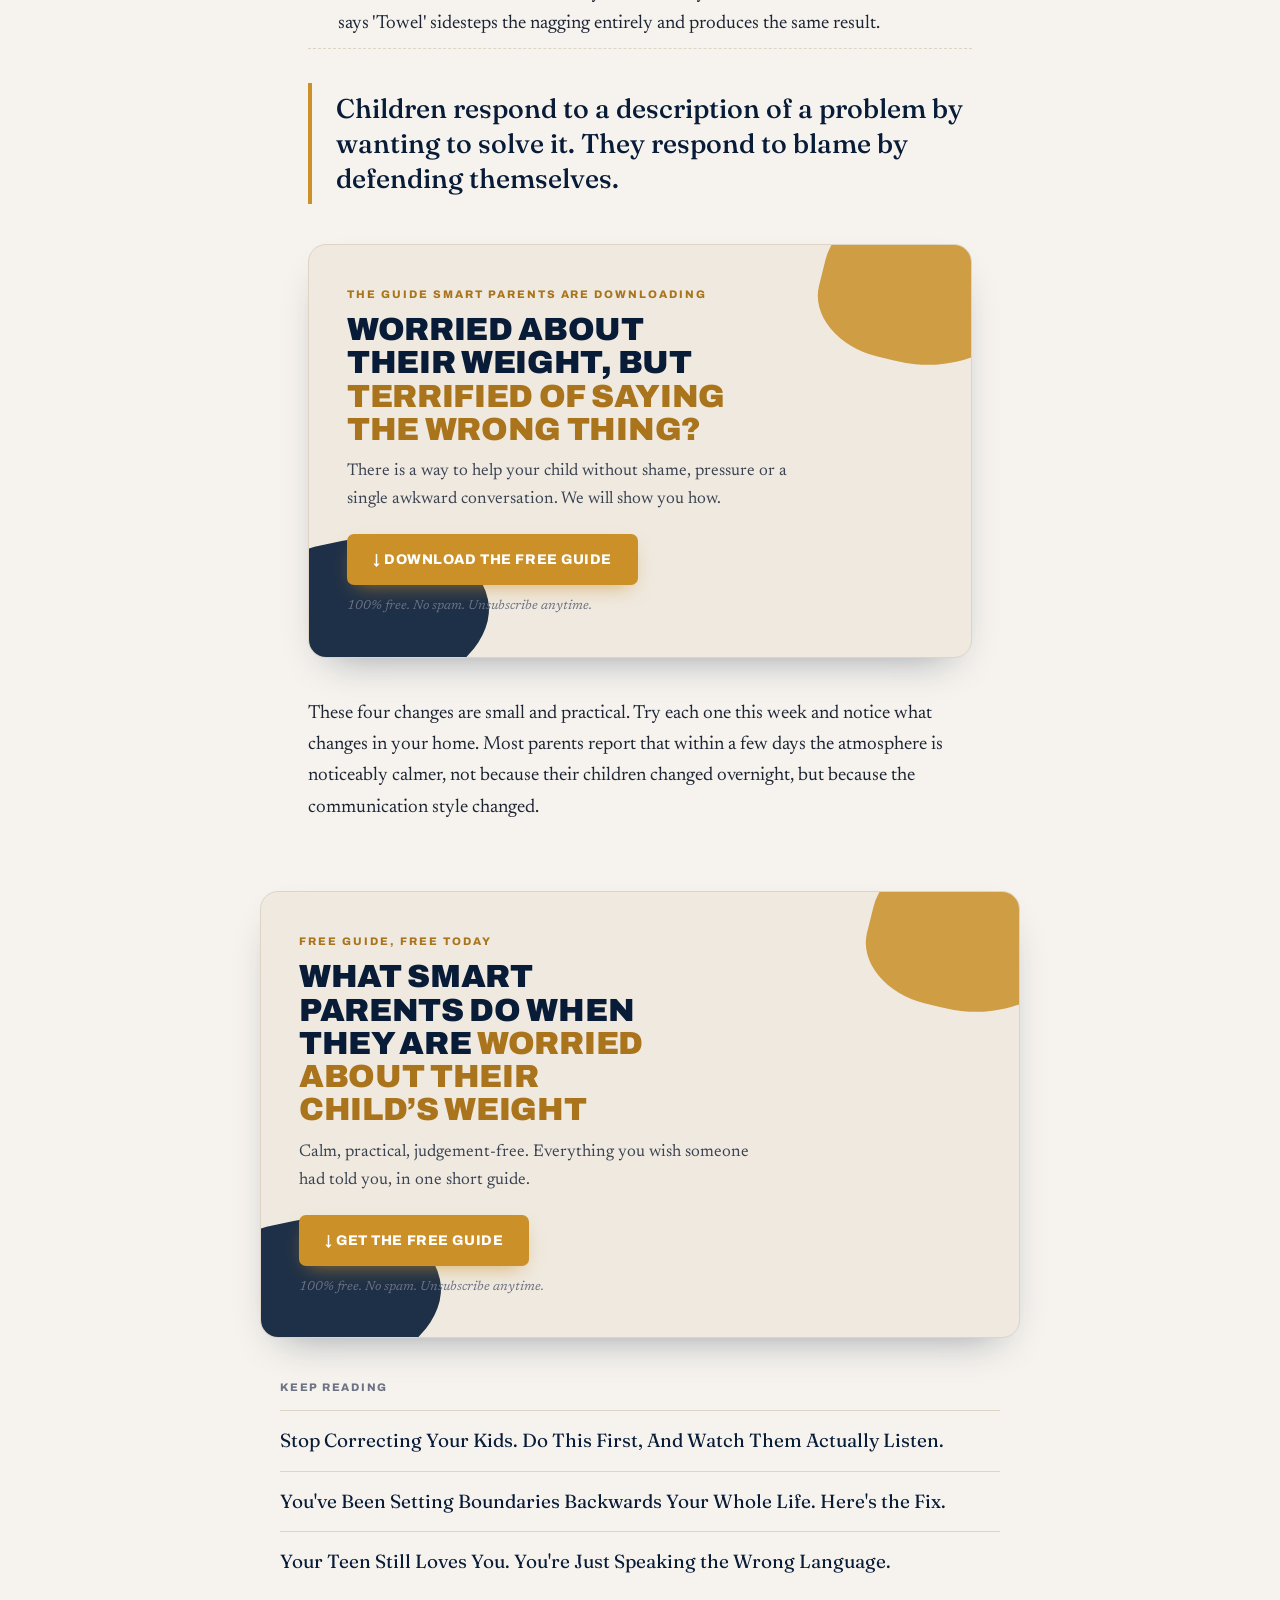
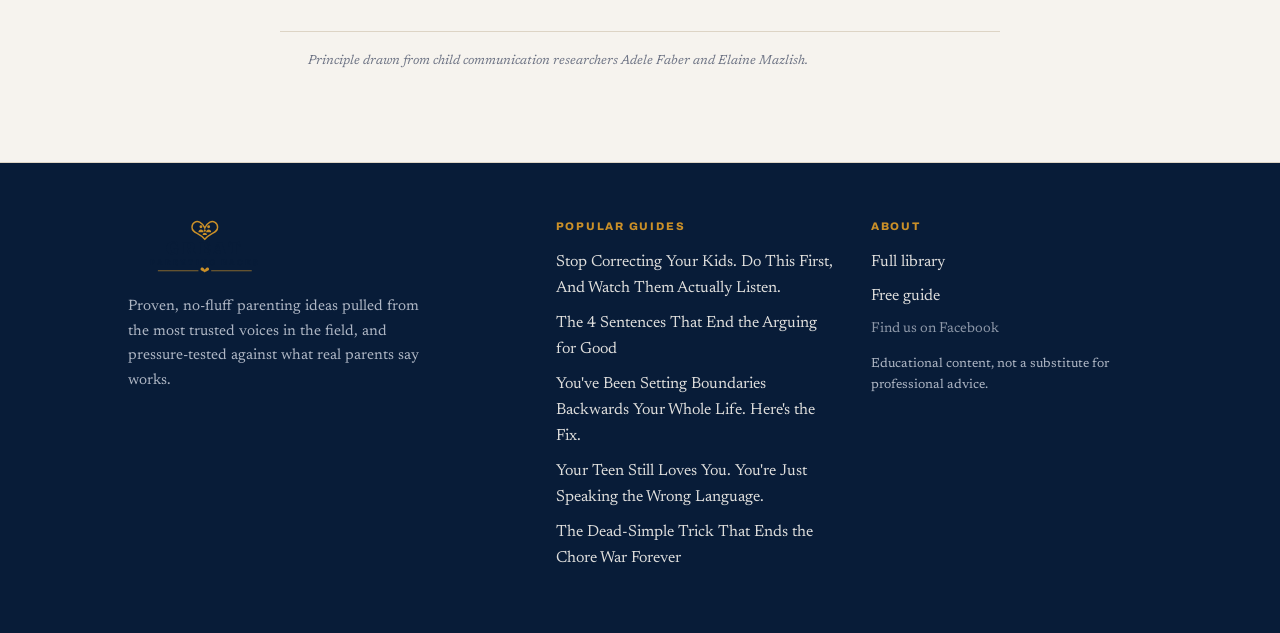
<file: how-to-talk-so-kids-listen.html>
<!DOCTYPE html><html lang="en"><head>
<meta charset="utf-8"><meta name="viewport" content="width=device-width,initial-scale=1">
<title>The 4 Sentences That End the Arguing for Good | Great Parenting Hacks</title>
<meta name="description" content="Small changes to how you speak to your kids produce surprisingly big changes in how they respond.">
<meta name="keywords" content="how to talk so kids will listen, communicate with children, get kids to listen, parenting communication scripts">
<link rel="canonical" href="https://greatparentinghacks.com/how-to-talk-so-kids-listen.html">
<meta property="og:type" content="article"><meta property="og:title" content="The 4 Sentences That End the Arguing for Good | Great Parenting Hacks">
<meta property="og:description" content="Small changes to how you speak to your kids produce surprisingly big changes in how they respond."><meta property="og:url" content="https://greatparentinghacks.com/how-to-talk-so-kids-listen.html">
<meta property="og:site_name" content="Great Parenting Hacks">
<meta name="twitter:card" content="summary_large_image">
<style>/* Great Parenting Hacks, brand palette from lead magnet */
@import url('https://fonts.googleapis.com/css2?family=Fraunces:opsz,wght@9..144,400;9..144,500;9..144,600;9..144,900&family=Newsreader:ital,opsz,wght@0,6..72,400;0,6..72,500;1,6..72,400&family=Archivo:wght@600;700;800;900&display=swap');

:root{
  --navy:#081c38;
  --navy-soft:#102a4c;
  --gold:#cb9028;
  --gold-deep:#a9741b;
  --cream:#f6f3ee;
  --cream-2:#efe9df;
  --ink:#1c2433;
  --muted:#6d7384;
  --line:#ddd4c5;
  --shadow:0 18px 40px -22px rgba(8,28,56,.45);
}
*{box-sizing:border-box;margin:0;padding:0}
html{scroll-behavior:smooth}
body{
  background:var(--cream);
  color:var(--ink);
  font-family:'Newsreader',Georgia,serif;
  font-size:19px;line-height:1.65;
  -webkit-font-smoothing:antialiased;
}
a{color:var(--gold-deep);text-decoration:none}
a:hover{text-decoration:underline}
.wrap{max-width:1080px;margin:0 auto;padding:0 28px}
.read{max-width:720px;margin:0 auto;padding:0 28px}
.gph-logo{display:block}

/* nav */
.nav{position:sticky;top:0;z-index:40;background:rgba(246,243,238,.9);backdrop-filter:blur(10px);border-bottom:1px solid var(--line)}
.nav .wrap{display:flex;align-items:center;justify-content:space-between;height:78px}
.nav .gph-logo{height:54px;width:auto}
.nav nav a{font-family:'Archivo',sans-serif;font-weight:700;font-size:12px;text-transform:uppercase;letter-spacing:.13em;color:var(--navy);margin-left:26px}
.nav nav a:hover{color:var(--gold-deep);text-decoration:none}
.nav .nav-cta{background:var(--gold);color:#fff !important;padding:10px 18px;border-radius:6px}
.nav .nav-cta:hover{background:var(--gold-deep)}
@media(max-width:640px){.nav nav a:not(.nav-cta){display:none}}

/* PDF-style banner */
.pdf-banner{position:relative;overflow:hidden;background:var(--cream-2);border:1px solid var(--line);border-radius:18px;padding:40px 38px;margin:40px auto;max-width:760px;box-shadow:var(--shadow)}
.pdf-banner:before{content:"";position:absolute;left:-60px;bottom:-40px;width:240px;height:160px;background:var(--navy);transform:rotate(-12deg);opacity:.9;border-radius:40% 60% 50% 50%}
.pdf-banner:after{content:"";position:absolute;right:-50px;top:-30px;width:200px;height:150px;background:var(--gold);transform:rotate(14deg);opacity:.85;border-radius:50% 50% 60% 40%}
.pdf-banner .inner{position:relative;z-index:2}
.pdf-banner .eyebrow{font-family:'Archivo',sans-serif;font-weight:800;font-size:11px;letter-spacing:.18em;text-transform:uppercase;color:var(--gold-deep);margin-bottom:10px}
.pdf-banner h3{font-family:'Archivo',sans-serif;font-weight:900;font-size:clamp(24px,3.4vw,32px);line-height:1.04;color:var(--navy);text-transform:uppercase;letter-spacing:-.01em;max-width:18ch;margin-bottom:12px}
.pdf-banner h3 .hl{color:var(--gold-deep)}
.pdf-banner p{font-size:17px;color:#3a4252;margin-bottom:20px;max-width:46ch}
.pdf-banner .dl{display:inline-flex;align-items:center;gap:9px;background:var(--gold);color:#fff !important;font-family:'Archivo',sans-serif;font-weight:800;font-size:14px;letter-spacing:.04em;text-transform:uppercase;padding:14px 26px;border-radius:7px;box-shadow:0 8px 20px -8px rgba(203,144,40,.7)}
.pdf-banner .dl:hover{background:var(--gold-deep);text-decoration:none;transform:translateY(-1px)}
.pdf-banner .sub{display:block;margin-top:10px;font-size:13px;color:var(--muted);font-style:italic}

/* footer */
.foot{margin-top:90px;border-top:1px solid var(--line);background:var(--navy);color:var(--cream)}
.foot .wrap{padding:54px 28px;display:grid;grid-template-columns:1.4fr 1fr 1fr;gap:34px}
.foot .gph-logo{height:64px;width:auto;margin-bottom:14px}
.foot h4{font-family:'Archivo',sans-serif;font-weight:800;font-size:11px;letter-spacing:.16em;text-transform:uppercase;color:var(--gold);margin-bottom:14px}
.foot a{display:block;color:var(--cream);font-size:16px;margin-bottom:8px;opacity:.9}
.foot a:hover{color:#fff;opacity:1}
.foot p{font-size:15px;color:#aeb6c4;max-width:34ch}
.foot .fblink{font-size:14px;color:#aeb6c4;opacity:.8}
@media(max-width:640px){.foot .wrap{grid-template-columns:1fr}}
.tag{font-family:'Archivo',sans-serif;font-weight:700;font-size:11px;letter-spacing:.14em;text-transform:uppercase;color:var(--gold-deep)}
</style><script type="application/ld+json">{"@context": "https://schema.org", "@type": "Article", "headline": "The 4 Sentences That End the Arguing for Good", "description": "Small changes to how you speak to your kids produce surprisingly big changes in how they respond.", "author": {"@type": "Organization", "name": "Great Parenting Hacks"}, "publisher": {"@type": "Organization", "name": "Great Parenting Hacks"}, "url": "https://greatparentinghacks.com/how-to-talk-so-kids-listen.html"}</script>
</head><body><style>
.hero-a{padding:64px 0 32px;border-bottom:1px solid var(--line);background:var(--cream-2)}
.crumb{font-family:'Archivo',sans-serif;font-weight:700;font-size:12px;letter-spacing:.1em;text-transform:uppercase;color:var(--muted)}
.crumb a{color:var(--muted)}
h1{font-family:'Archivo',sans-serif;font-weight:900;font-size:clamp(30px,4.8vw,50px);line-height:1.02;letter-spacing:-.02em;margin:16px 0 14px;max-width:20ch;color:var(--navy);text-transform:uppercase}
.dek{font-size:22px;line-height:1.4;color:#3a4252;max-width:42ch;font-style:italic}
.meta{margin-top:22px;display:flex;gap:16px;flex-wrap:wrap;align-items:center;font-family:'Archivo',sans-serif;font-weight:600;font-size:11px;letter-spacing:.08em;text-transform:uppercase;color:var(--muted)}
.pill{background:var(--gold);color:#fff;padding:5px 13px;border-radius:5px}
article{padding:46px 0 10px}
article h2{font-family:'Archivo',sans-serif;font-weight:800;font-size:26px;margin:38px 0 12px;letter-spacing:-.01em;color:var(--navy)}
article p{margin:0 0 18px}
article ul{margin:6px 0 22px;padding:0;list-style:none}
article li{position:relative;padding:8px 0 8px 30px;border-bottom:1px dashed var(--line)}
article li:before{content:"\2192";position:absolute;left:0;top:8px;color:var(--gold-deep);font-weight:700}
.pull{font-family:'Fraunces',serif;font-weight:500;font-size:27px;line-height:1.3;color:var(--navy);border-left:4px solid var(--gold);padding:8px 0 8px 24px;margin:34px 0}
.source-note{max-width:720px;margin:40px auto 0;padding-top:18px;border-top:1px solid var(--line)}
.source-note p{font-size:13px;color:var(--muted);font-style:italic;margin:0}
.more{margin:40px auto 0;max-width:720px}
.more h4{font-family:'Archivo',sans-serif;font-weight:800;font-size:11px;letter-spacing:.16em;text-transform:uppercase;color:var(--muted);margin-bottom:14px}
.more a{display:block;border-top:1px solid var(--line);padding:14px 0;color:var(--navy);font-family:'Fraunces',serif;font-size:19px}
.more a:hover{color:var(--gold-deep);text-decoration:none}
</style>
<!-- TikTok Pixel Base Code -->
<script>
!function (w, d, t) {
  w.TiktokAnalyticsObject=t;var ttq=w[t]=w[t]||[];ttq.methods=["page","track","identify","instances","debug","on","off","once","ready","alias","group","enableCookie","disableCookie","holdConsent","revokeConsent","grantConsent"],ttq.setAndDefer=function(t,e){t[e]=function(){t.push([e].concat(Array.prototype.slice.call(arguments,0)))}};for(var i=0;i<ttq.methods.length;i++)ttq.setAndDefer(ttq,ttq.methods[i]);ttq.instance=function(t){for( var e=ttq._i[t]||[],n=0;n<ttq.methods.length;n++)ttq.setAndDefer(e,ttq.methods[n]);return e},ttq.load=function(e,n){var r="https://analytics.tiktok.com/i18n/pixel/events.js",o=n&&n.partner;ttq._i=ttq._i||{},ttq._i[e]=[],ttq._i[e]._u=r,ttq._t=ttq._t||{},ttq._t[e]=+new Date,ttq._o=ttq._o||{},ttq._o[e]=n||{};n=document.createElement("script");n.type="text/javascript",n.async=!0,n.src=r+"?sdkid="+e+"&lib="+t;e=document.getElementsByTagName("script")[0];e.parentNode.insertBefore(n,e)};
  ttq.load('D8HVKPJC77UANKFSCE50');
  ttq.page();
}(window, document, 'ttq');
</script>
<!-- End TikTok Pixel Base Code -->
<header class="nav"><div class="wrap">
<a href="index.html" aria-label="Great Parenting Hacks home"><svg class="gph-logo" viewBox="0 0 360 150" xmlns="http://www.w3.org/2000/svg" role="img" aria-label="Great Parenting Hacks">
  <!-- heart + family mark -->
  <g transform="translate(180,30)">
    <path d="M0 22 C-14 6 -30 8 -30 -6 C-30 -17 -20 -22 -12 -18 C-6 -15 -2 -9 0 -4 C2 -9 6 -15 12 -18 C20 -22 30 -17 30 -6 C30 8 14 6 0 22 Z"
          fill="none" stroke="#cb9028" stroke-width="3.4"/>
    <!-- two adults -->
    <circle cx="-9" cy="-7" r="3.4" fill="#cb9028"/>
    <circle cx="9" cy="-7" r="3.4" fill="#cb9028"/>
    <path d="M-15 6 C-15 -3 -3 -3 -3 6 Z" fill="#cb9028"/>
    <path d="M15 6 C15 -3 3 -3 3 6 Z" fill="#cb9028"/>
    <!-- child -->
    <circle cx="0" cy="2" r="2.6" fill="#cb9028"/>
    <path d="M-5 12 C-5 5 5 5 5 12 Z" fill="#cb9028"/>
  </g>
  <!-- wordmark -->
  <text x="180" y="86" text-anchor="middle" font-family="Fraunces, Georgia, serif" font-weight="900" font-size="40" letter-spacing="6" fill="#081c38">GREAT</text>
  <text x="180" y="112" text-anchor="middle" font-family="Fraunces, Georgia, serif" font-weight="500" font-size="18" letter-spacing="5" fill="#081c38">PARENTING HACKS</text>
  <!-- divider with heart -->
  <line x1="70" y1="126" x2="165" y2="126" stroke="#cb9028" stroke-width="1.5"/>
  <line x1="195" y1="126" x2="290" y2="126" stroke="#cb9028" stroke-width="1.5"/>
  <path d="M180 130 C176 126 170 127 170 122 C170 119 173 117.5 176 119 C178 120 179 122 180 123.5 C181 122 182 120 184 119 C187 117.5 190 119 190 122 C190 127 184 126 180 130 Z" fill="#cb9028"/>
</svg>
</a>
<nav>
<a href="index.html">Home</a>
<a href="index.html#library">Library</a>
<a class="nav-cta" href="free-guide.html">Free Guide</a>
</nav></div></header><section class="hero-a"><div class="read">
<div class="crumb"><a href="index.html">Home</a> / Communication</div>
<h1>The 4 Sentences That End the Arguing for Good</h1>
<p class="dek">Small changes to how you speak to your kids produce surprisingly big changes in how they respond.</p>
<div class="meta"><span class="pill">Communication</span><span>○ 7 min read</span></div>
</div></section>
<article><div class="read"><p>Most arguments between parents and children are not really about the issue at hand. They are about the child feeling unheard. The moment a child feels you understand them, the argument loses most of its energy. The following four changes to how you communicate will make an immediate difference.</p>
<h2>Step 1: Say what they want out loud</h2>
<p>When your child wants something they cannot have, name the want before you say no. 'You wish you could stay up later, I know.' You are not agreeing to it. You are simply showing them you understand. When children feel their wishes are recognised, they are much less likely to keep pushing. When they feel dismissed, they push harder.</p>
<h2>Step 2: Describe the problem rather than blaming</h2>
<p>Replace 'How many times do I have to tell you to hang your towel up?' with simply 'The towel is on the floor.' Describe what you see without attaching blame. Children respond to a description of a problem by wanting to solve it. They respond to blame by defending themselves. One starts a conversation, the other starts an argument.</p>
<h2>Step 3: Offer a choice instead of a command</h2>
<p>'Bath time now, or in five minutes?' Both options lead to the bath. But giving a child a choice, even a small one, satisfies their need to feel some control over their life. Power struggles happen when children feel they have no say. A small choice removes that pressure immediately.</p>
<h2>Step 4: Use one word instead of a lecture</h2>
<ul><li>A single word is more effective than a sentence. 'Coat' works better than 'How many times have I asked you to put your coat on?'</li><li>The fewer words you use, the more room you give your child to act. Long speeches create resentment, not cooperation.</li><li>Written notes also work extremely well. A sticky note on the bathroom mirror that says 'Towel' sidesteps the nagging entirely and produces the same result.</li></ul>
<blockquote class="pull">Children respond to a description of a problem by wanting to solve it. They respond to blame by defending themselves.</blockquote>
<div class="pdf-banner"><div class="inner">
<div class="eyebrow">The guide smart parents are downloading</div>
<h3>Worried About Their Weight, But <span class="hl">Terrified of Saying the Wrong Thing?</span></h3>
<p>There is a way to help your child without shame, pressure or a single awkward conversation. We will show you how.</p>
<a class="dl" href="free-guide.html">↓ Download the Free Guide</a>
<span class="sub">100% free. No spam. Unsubscribe anytime.</span>
</div></div>
<p>These four changes are small and practical. Try each one this week and notice what changes in your home. Most parents report that within a few days the atmosphere is noticeably calmer, not because their children changed overnight, but because the communication style changed.</p></div></article>
<div class="pdf-banner"><div class="inner">
<div class="eyebrow">Free guide, free today</div>
<h3>What Smart Parents Do When They Are <span class="hl">Worried About Their Child’s Weight</span></h3>
<p>Calm, practical, judgement-free. Everything you wish someone had told you, in one short guide.</p>
<a class="dl" href="free-guide.html">↓ Get the Free Guide</a>
<span class="sub">100% free. No spam. Unsubscribe anytime.</span>
</div></div>
<div class="more"><h4>Keep reading</h4><a href="connection-over-correction.html">Stop Correcting Your Kids. Do This First, And Watch Them Actually Listen.</a><a href="boundaries-that-work.html">You&#x27;ve Been Setting Boundaries Backwards Your Whole Life. Here&#x27;s the Fix.</a><a href="love-languages-of-teens.html">Your Teen Still Loves You. You&#x27;re Just Speaking the Wrong Language.</a></div>
<div class="source-note"><div class="read"><p>Principle drawn from child communication researchers Adele Faber and Elaine Mazlish.</p></div></div>
<footer class="foot"><div class="wrap">
<div><svg class="gph-logo" viewBox="0 0 360 150" xmlns="http://www.w3.org/2000/svg" role="img" aria-label="Great Parenting Hacks">
  <!-- heart + family mark -->
  <g transform="translate(180,30)">
    <path d="M0 22 C-14 6 -30 8 -30 -6 C-30 -17 -20 -22 -12 -18 C-6 -15 -2 -9 0 -4 C2 -9 6 -15 12 -18 C20 -22 30 -17 30 -6 C30 8 14 6 0 22 Z"
          fill="none" stroke="#cb9028" stroke-width="3.4"/>
    <!-- two adults -->
    <circle cx="-9" cy="-7" r="3.4" fill="#cb9028"/>
    <circle cx="9" cy="-7" r="3.4" fill="#cb9028"/>
    <path d="M-15 6 C-15 -3 -3 -3 -3 6 Z" fill="#cb9028"/>
    <path d="M15 6 C15 -3 3 -3 3 6 Z" fill="#cb9028"/>
    <!-- child -->
    <circle cx="0" cy="2" r="2.6" fill="#cb9028"/>
    <path d="M-5 12 C-5 5 5 5 5 12 Z" fill="#cb9028"/>
  </g>
  <!-- wordmark -->
  <text x="180" y="86" text-anchor="middle" font-family="Fraunces, Georgia, serif" font-weight="900" font-size="40" letter-spacing="6" fill="#081c38">GREAT</text>
  <text x="180" y="112" text-anchor="middle" font-family="Fraunces, Georgia, serif" font-weight="500" font-size="18" letter-spacing="5" fill="#081c38">PARENTING HACKS</text>
  <!-- divider with heart -->
  <line x1="70" y1="126" x2="165" y2="126" stroke="#cb9028" stroke-width="1.5"/>
  <line x1="195" y1="126" x2="290" y2="126" stroke="#cb9028" stroke-width="1.5"/>
  <path d="M180 130 C176 126 170 127 170 122 C170 119 173 117.5 176 119 C178 120 179 122 180 123.5 C181 122 182 120 184 119 C187 117.5 190 119 190 122 C190 127 184 126 180 130 Z" fill="#cb9028"/>
</svg>

<p>Proven, no-fluff parenting ideas pulled from the most trusted voices in the field, and pressure-tested against what real parents say works.</p></div>
<div><h4>Popular guides</h4><a href="connection-over-correction.html">Stop Correcting Your Kids. Do This First, And Watch Them Actually Listen.</a><a href="how-to-talk-so-kids-listen.html">The 4 Sentences That End the Arguing for Good</a><a href="boundaries-that-work.html">You&#x27;ve Been Setting Boundaries Backwards Your Whole Life. Here&#x27;s the Fix.</a><a href="love-languages-of-teens.html">Your Teen Still Loves You. You&#x27;re Just Speaking the Wrong Language.</a><a href="chores-without-nagging.html">The Dead-Simple Trick That Ends the Chore War Forever</a></div>
<div><h4>About</h4><a href="index.html#library">Full library</a><a href="free-guide.html">Free guide</a>
<a class="fblink" href="https://facebook.com/greatparentinghacks" target="_blank" rel="noopener">Find us on Facebook</a>
<p style="margin-top:12px;font-size:13px">Educational content, not a substitute for professional advice.</p></div>
</div></footer></body></html>
</file>
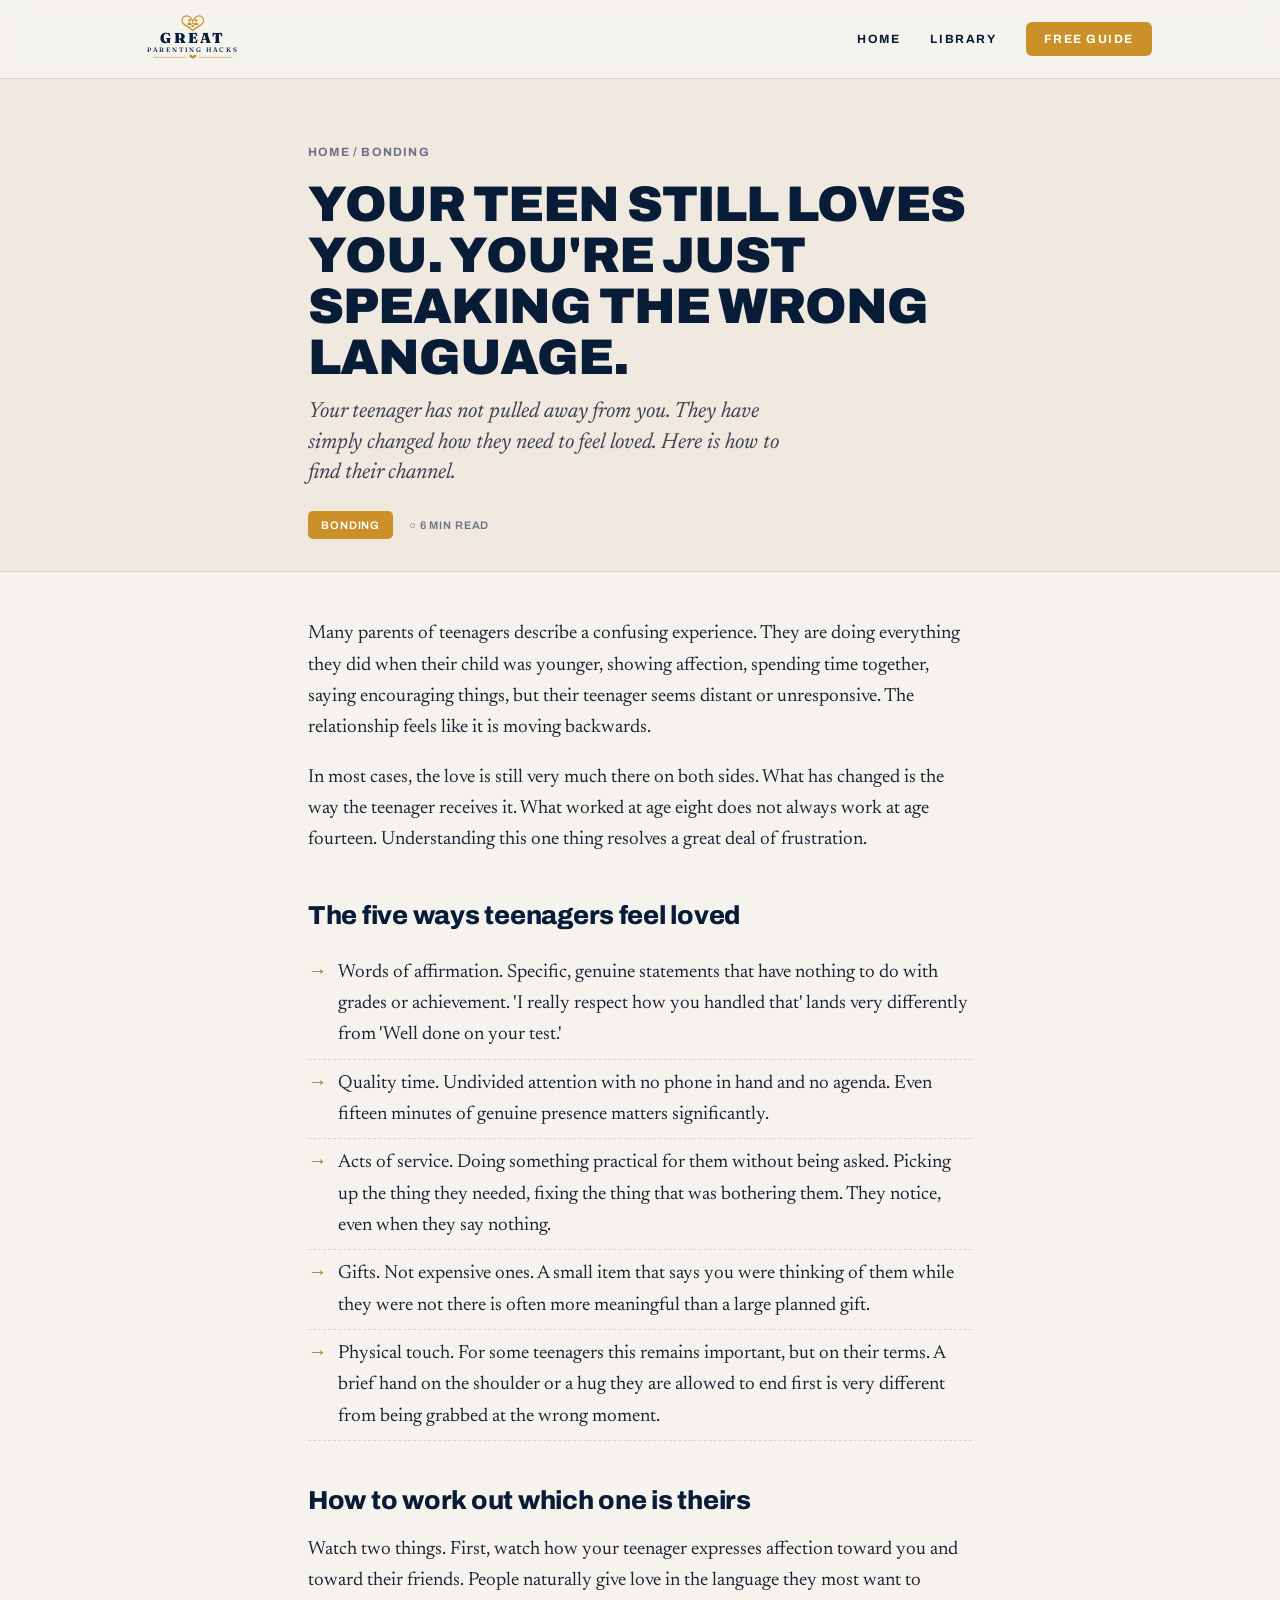
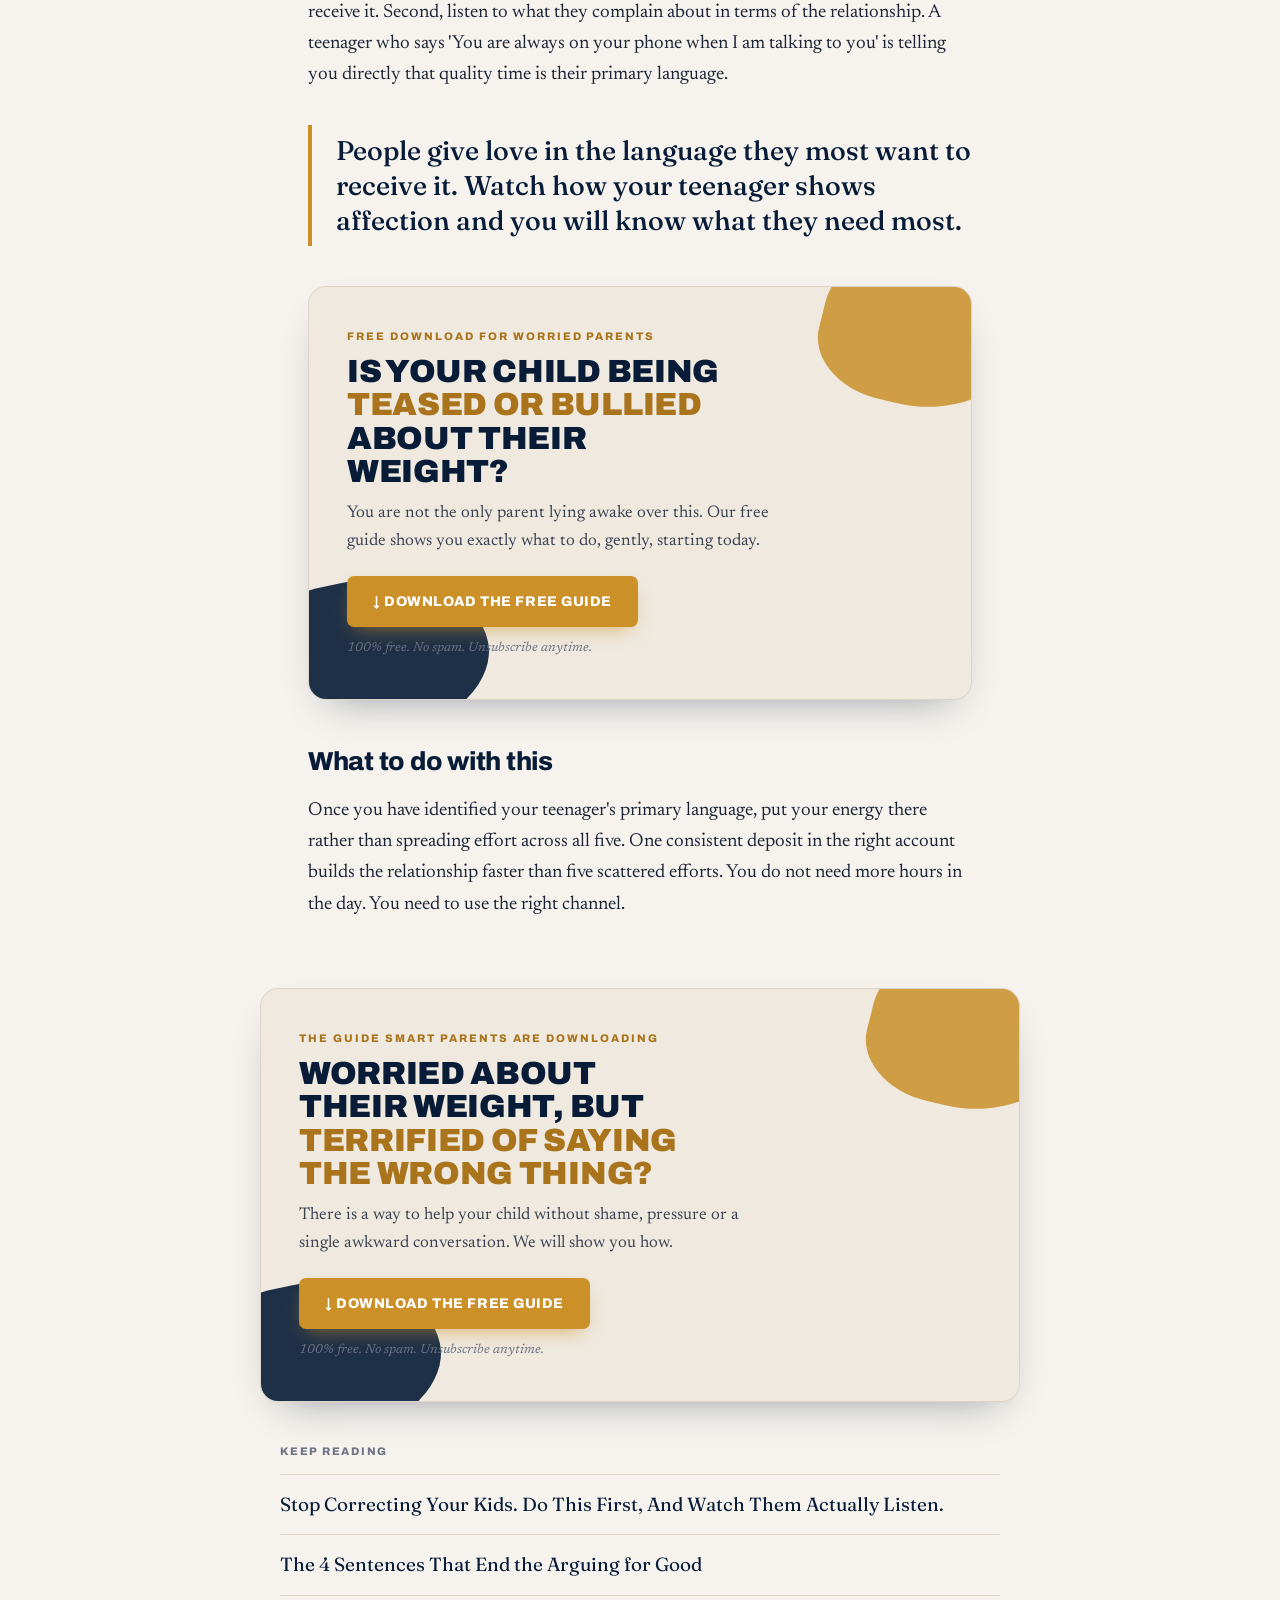
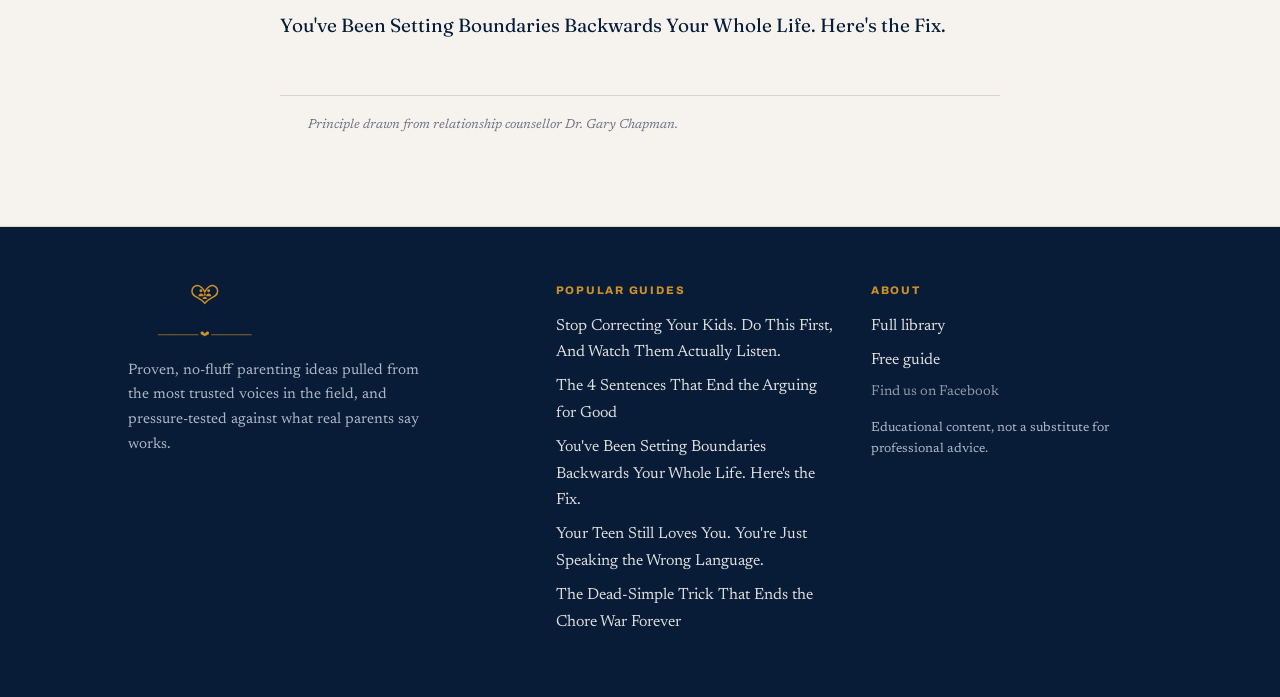
<file: love-languages-of-teens.html>
<!DOCTYPE html><html lang="en"><head>
<meta charset="utf-8"><meta name="viewport" content="width=device-width,initial-scale=1">
<title>Your Teen Still Loves You. You&#x27;re Just Speaking the Wrong Language. | Great Parenting Hacks</title>
<meta name="description" content="Your teenager has not pulled away from you. They have simply changed how they need to feel loved. Here is how to find their channel.">
<meta name="keywords" content="love languages teenager, connect with teenager, teen love language, bonding with teens">
<link rel="canonical" href="https://greatparentinghacks.com/love-languages-of-teens.html">
<meta property="og:type" content="article"><meta property="og:title" content="Your Teen Still Loves You. You&#x27;re Just Speaking the Wrong Language. | Great Parenting Hacks">
<meta property="og:description" content="Your teenager has not pulled away from you. They have simply changed how they need to feel loved. Here is how to find their channel."><meta property="og:url" content="https://greatparentinghacks.com/love-languages-of-teens.html">
<meta property="og:site_name" content="Great Parenting Hacks">
<meta name="twitter:card" content="summary_large_image">
<style>/* Great Parenting Hacks, brand palette from lead magnet */
@import url('https://fonts.googleapis.com/css2?family=Fraunces:opsz,wght@9..144,400;9..144,500;9..144,600;9..144,900&family=Newsreader:ital,opsz,wght@0,6..72,400;0,6..72,500;1,6..72,400&family=Archivo:wght@600;700;800;900&display=swap');

:root{
  --navy:#081c38;
  --navy-soft:#102a4c;
  --gold:#cb9028;
  --gold-deep:#a9741b;
  --cream:#f6f3ee;
  --cream-2:#efe9df;
  --ink:#1c2433;
  --muted:#6d7384;
  --line:#ddd4c5;
  --shadow:0 18px 40px -22px rgba(8,28,56,.45);
}
*{box-sizing:border-box;margin:0;padding:0}
html{scroll-behavior:smooth}
body{
  background:var(--cream);
  color:var(--ink);
  font-family:'Newsreader',Georgia,serif;
  font-size:19px;line-height:1.65;
  -webkit-font-smoothing:antialiased;
}
a{color:var(--gold-deep);text-decoration:none}
a:hover{text-decoration:underline}
.wrap{max-width:1080px;margin:0 auto;padding:0 28px}
.read{max-width:720px;margin:0 auto;padding:0 28px}
.gph-logo{display:block}

/* nav */
.nav{position:sticky;top:0;z-index:40;background:rgba(246,243,238,.9);backdrop-filter:blur(10px);border-bottom:1px solid var(--line)}
.nav .wrap{display:flex;align-items:center;justify-content:space-between;height:78px}
.nav .gph-logo{height:54px;width:auto}
.nav nav a{font-family:'Archivo',sans-serif;font-weight:700;font-size:12px;text-transform:uppercase;letter-spacing:.13em;color:var(--navy);margin-left:26px}
.nav nav a:hover{color:var(--gold-deep);text-decoration:none}
.nav .nav-cta{background:var(--gold);color:#fff !important;padding:10px 18px;border-radius:6px}
.nav .nav-cta:hover{background:var(--gold-deep)}
@media(max-width:640px){.nav nav a:not(.nav-cta){display:none}}

/* PDF-style banner */
.pdf-banner{position:relative;overflow:hidden;background:var(--cream-2);border:1px solid var(--line);border-radius:18px;padding:40px 38px;margin:40px auto;max-width:760px;box-shadow:var(--shadow)}
.pdf-banner:before{content:"";position:absolute;left:-60px;bottom:-40px;width:240px;height:160px;background:var(--navy);transform:rotate(-12deg);opacity:.9;border-radius:40% 60% 50% 50%}
.pdf-banner:after{content:"";position:absolute;right:-50px;top:-30px;width:200px;height:150px;background:var(--gold);transform:rotate(14deg);opacity:.85;border-radius:50% 50% 60% 40%}
.pdf-banner .inner{position:relative;z-index:2}
.pdf-banner .eyebrow{font-family:'Archivo',sans-serif;font-weight:800;font-size:11px;letter-spacing:.18em;text-transform:uppercase;color:var(--gold-deep);margin-bottom:10px}
.pdf-banner h3{font-family:'Archivo',sans-serif;font-weight:900;font-size:clamp(24px,3.4vw,32px);line-height:1.04;color:var(--navy);text-transform:uppercase;letter-spacing:-.01em;max-width:18ch;margin-bottom:12px}
.pdf-banner h3 .hl{color:var(--gold-deep)}
.pdf-banner p{font-size:17px;color:#3a4252;margin-bottom:20px;max-width:46ch}
.pdf-banner .dl{display:inline-flex;align-items:center;gap:9px;background:var(--gold);color:#fff !important;font-family:'Archivo',sans-serif;font-weight:800;font-size:14px;letter-spacing:.04em;text-transform:uppercase;padding:14px 26px;border-radius:7px;box-shadow:0 8px 20px -8px rgba(203,144,40,.7)}
.pdf-banner .dl:hover{background:var(--gold-deep);text-decoration:none;transform:translateY(-1px)}
.pdf-banner .sub{display:block;margin-top:10px;font-size:13px;color:var(--muted);font-style:italic}

/* footer */
.foot{margin-top:90px;border-top:1px solid var(--line);background:var(--navy);color:var(--cream)}
.foot .wrap{padding:54px 28px;display:grid;grid-template-columns:1.4fr 1fr 1fr;gap:34px}
.foot .gph-logo{height:64px;width:auto;margin-bottom:14px}
.foot h4{font-family:'Archivo',sans-serif;font-weight:800;font-size:11px;letter-spacing:.16em;text-transform:uppercase;color:var(--gold);margin-bottom:14px}
.foot a{display:block;color:var(--cream);font-size:16px;margin-bottom:8px;opacity:.9}
.foot a:hover{color:#fff;opacity:1}
.foot p{font-size:15px;color:#aeb6c4;max-width:34ch}
.foot .fblink{font-size:14px;color:#aeb6c4;opacity:.8}
@media(max-width:640px){.foot .wrap{grid-template-columns:1fr}}
.tag{font-family:'Archivo',sans-serif;font-weight:700;font-size:11px;letter-spacing:.14em;text-transform:uppercase;color:var(--gold-deep)}
</style><script type="application/ld+json">{"@context": "https://schema.org", "@type": "Article", "headline": "Your Teen Still Loves You. You're Just Speaking the Wrong Language.", "description": "Your teenager has not pulled away from you. They have simply changed how they need to feel loved. Here is how to find their channel.", "author": {"@type": "Organization", "name": "Great Parenting Hacks"}, "publisher": {"@type": "Organization", "name": "Great Parenting Hacks"}, "url": "https://greatparentinghacks.com/love-languages-of-teens.html"}</script>
</head><body><style>
.hero-a{padding:64px 0 32px;border-bottom:1px solid var(--line);background:var(--cream-2)}
.crumb{font-family:'Archivo',sans-serif;font-weight:700;font-size:12px;letter-spacing:.1em;text-transform:uppercase;color:var(--muted)}
.crumb a{color:var(--muted)}
h1{font-family:'Archivo',sans-serif;font-weight:900;font-size:clamp(30px,4.8vw,50px);line-height:1.02;letter-spacing:-.02em;margin:16px 0 14px;max-width:20ch;color:var(--navy);text-transform:uppercase}
.dek{font-size:22px;line-height:1.4;color:#3a4252;max-width:42ch;font-style:italic}
.meta{margin-top:22px;display:flex;gap:16px;flex-wrap:wrap;align-items:center;font-family:'Archivo',sans-serif;font-weight:600;font-size:11px;letter-spacing:.08em;text-transform:uppercase;color:var(--muted)}
.pill{background:var(--gold);color:#fff;padding:5px 13px;border-radius:5px}
article{padding:46px 0 10px}
article h2{font-family:'Archivo',sans-serif;font-weight:800;font-size:26px;margin:38px 0 12px;letter-spacing:-.01em;color:var(--navy)}
article p{margin:0 0 18px}
article ul{margin:6px 0 22px;padding:0;list-style:none}
article li{position:relative;padding:8px 0 8px 30px;border-bottom:1px dashed var(--line)}
article li:before{content:"\2192";position:absolute;left:0;top:8px;color:var(--gold-deep);font-weight:700}
.pull{font-family:'Fraunces',serif;font-weight:500;font-size:27px;line-height:1.3;color:var(--navy);border-left:4px solid var(--gold);padding:8px 0 8px 24px;margin:34px 0}
.source-note{max-width:720px;margin:40px auto 0;padding-top:18px;border-top:1px solid var(--line)}
.source-note p{font-size:13px;color:var(--muted);font-style:italic;margin:0}
.more{margin:40px auto 0;max-width:720px}
.more h4{font-family:'Archivo',sans-serif;font-weight:800;font-size:11px;letter-spacing:.16em;text-transform:uppercase;color:var(--muted);margin-bottom:14px}
.more a{display:block;border-top:1px solid var(--line);padding:14px 0;color:var(--navy);font-family:'Fraunces',serif;font-size:19px}
.more a:hover{color:var(--gold-deep);text-decoration:none}
</style>
<!-- TikTok Pixel Base Code -->
<script>
!function (w, d, t) {
  w.TiktokAnalyticsObject=t;var ttq=w[t]=w[t]||[];ttq.methods=["page","track","identify","instances","debug","on","off","once","ready","alias","group","enableCookie","disableCookie","holdConsent","revokeConsent","grantConsent"],ttq.setAndDefer=function(t,e){t[e]=function(){t.push([e].concat(Array.prototype.slice.call(arguments,0)))}};for(var i=0;i<ttq.methods.length;i++)ttq.setAndDefer(ttq,ttq.methods[i]);ttq.instance=function(t){for( var e=ttq._i[t]||[],n=0;n<ttq.methods.length;n++)ttq.setAndDefer(e,ttq.methods[n]);return e},ttq.load=function(e,n){var r="https://analytics.tiktok.com/i18n/pixel/events.js",o=n&&n.partner;ttq._i=ttq._i||{},ttq._i[e]=[],ttq._i[e]._u=r,ttq._t=ttq._t||{},ttq._t[e]=+new Date,ttq._o=ttq._o||{},ttq._o[e]=n||{};n=document.createElement("script");n.type="text/javascript",n.async=!0,n.src=r+"?sdkid="+e+"&lib="+t;e=document.getElementsByTagName("script")[0];e.parentNode.insertBefore(n,e)};
  ttq.load('D8HVKPJC77UANKFSCE50');
  ttq.page();
}(window, document, 'ttq');
</script>
<!-- End TikTok Pixel Base Code -->
<header class="nav"><div class="wrap">
<a href="index.html" aria-label="Great Parenting Hacks home"><svg class="gph-logo" viewBox="0 0 360 150" xmlns="http://www.w3.org/2000/svg" role="img" aria-label="Great Parenting Hacks">
  <!-- heart + family mark -->
  <g transform="translate(180,30)">
    <path d="M0 22 C-14 6 -30 8 -30 -6 C-30 -17 -20 -22 -12 -18 C-6 -15 -2 -9 0 -4 C2 -9 6 -15 12 -18 C20 -22 30 -17 30 -6 C30 8 14 6 0 22 Z"
          fill="none" stroke="#cb9028" stroke-width="3.4"/>
    <!-- two adults -->
    <circle cx="-9" cy="-7" r="3.4" fill="#cb9028"/>
    <circle cx="9" cy="-7" r="3.4" fill="#cb9028"/>
    <path d="M-15 6 C-15 -3 -3 -3 -3 6 Z" fill="#cb9028"/>
    <path d="M15 6 C15 -3 3 -3 3 6 Z" fill="#cb9028"/>
    <!-- child -->
    <circle cx="0" cy="2" r="2.6" fill="#cb9028"/>
    <path d="M-5 12 C-5 5 5 5 5 12 Z" fill="#cb9028"/>
  </g>
  <!-- wordmark -->
  <text x="180" y="86" text-anchor="middle" font-family="Fraunces, Georgia, serif" font-weight="900" font-size="40" letter-spacing="6" fill="#081c38">GREAT</text>
  <text x="180" y="112" text-anchor="middle" font-family="Fraunces, Georgia, serif" font-weight="500" font-size="18" letter-spacing="5" fill="#081c38">PARENTING HACKS</text>
  <!-- divider with heart -->
  <line x1="70" y1="126" x2="165" y2="126" stroke="#cb9028" stroke-width="1.5"/>
  <line x1="195" y1="126" x2="290" y2="126" stroke="#cb9028" stroke-width="1.5"/>
  <path d="M180 130 C176 126 170 127 170 122 C170 119 173 117.5 176 119 C178 120 179 122 180 123.5 C181 122 182 120 184 119 C187 117.5 190 119 190 122 C190 127 184 126 180 130 Z" fill="#cb9028"/>
</svg>
</a>
<nav>
<a href="index.html">Home</a>
<a href="index.html#library">Library</a>
<a class="nav-cta" href="free-guide.html">Free Guide</a>
</nav></div></header><section class="hero-a"><div class="read">
<div class="crumb"><a href="index.html">Home</a> / Bonding</div>
<h1>Your Teen Still Loves You. You&#x27;re Just Speaking the Wrong Language.</h1>
<p class="dek">Your teenager has not pulled away from you. They have simply changed how they need to feel loved. Here is how to find their channel.</p>
<div class="meta"><span class="pill">Bonding</span><span>○ 6 min read</span></div>
</div></section>
<article><div class="read"><p>Many parents of teenagers describe a confusing experience. They are doing everything they did when their child was younger, showing affection, spending time together, saying encouraging things, but their teenager seems distant or unresponsive. The relationship feels like it is moving backwards.</p>
<p>In most cases, the love is still very much there on both sides. What has changed is the way the teenager receives it. What worked at age eight does not always work at age fourteen. Understanding this one thing resolves a great deal of frustration.</p>
<h2>The five ways teenagers feel loved</h2>
<ul><li>Words of affirmation. Specific, genuine statements that have nothing to do with grades or achievement. 'I really respect how you handled that' lands very differently from 'Well done on your test.'</li><li>Quality time. Undivided attention with no phone in hand and no agenda. Even fifteen minutes of genuine presence matters significantly.</li><li>Acts of service. Doing something practical for them without being asked. Picking up the thing they needed, fixing the thing that was bothering them. They notice, even when they say nothing.</li><li>Gifts. Not expensive ones. A small item that says you were thinking of them while they were not there is often more meaningful than a large planned gift.</li><li>Physical touch. For some teenagers this remains important, but on their terms. A brief hand on the shoulder or a hug they are allowed to end first is very different from being grabbed at the wrong moment.</li></ul>
<h2>How to work out which one is theirs</h2>
<p>Watch two things. First, watch how your teenager expresses affection toward you and toward their friends. People naturally give love in the language they most want to receive it. Second, listen to what they complain about in terms of the relationship. A teenager who says 'You are always on your phone when I am talking to you' is telling you directly that quality time is their primary language.</p>
<blockquote class="pull">People give love in the language they most want to receive it. Watch how your teenager shows affection and you will know what they need most.</blockquote>
<div class="pdf-banner"><div class="inner">
<div class="eyebrow">Free download for worried parents</div>
<h3>Is Your Child Being <span class="hl">Teased or Bullied</span> About Their Weight?</h3>
<p>You are not the only parent lying awake over this. Our free guide shows you exactly what to do, gently, starting today.</p>
<a class="dl" href="free-guide.html">↓ Download the Free Guide</a>
<span class="sub">100% free. No spam. Unsubscribe anytime.</span>
</div></div>
<h2>What to do with this</h2>
<p>Once you have identified your teenager's primary language, put your energy there rather than spreading effort across all five. One consistent deposit in the right account builds the relationship faster than five scattered efforts. You do not need more hours in the day. You need to use the right channel.</p></div></article>
<div class="pdf-banner"><div class="inner">
<div class="eyebrow">The guide smart parents are downloading</div>
<h3>Worried About Their Weight, But <span class="hl">Terrified of Saying the Wrong Thing?</span></h3>
<p>There is a way to help your child without shame, pressure or a single awkward conversation. We will show you how.</p>
<a class="dl" href="free-guide.html">↓ Download the Free Guide</a>
<span class="sub">100% free. No spam. Unsubscribe anytime.</span>
</div></div>
<div class="more"><h4>Keep reading</h4><a href="connection-over-correction.html">Stop Correcting Your Kids. Do This First, And Watch Them Actually Listen.</a><a href="how-to-talk-so-kids-listen.html">The 4 Sentences That End the Arguing for Good</a><a href="boundaries-that-work.html">You&#x27;ve Been Setting Boundaries Backwards Your Whole Life. Here&#x27;s the Fix.</a></div>
<div class="source-note"><div class="read"><p>Principle drawn from relationship counsellor Dr. Gary Chapman.</p></div></div>
<footer class="foot"><div class="wrap">
<div><svg class="gph-logo" viewBox="0 0 360 150" xmlns="http://www.w3.org/2000/svg" role="img" aria-label="Great Parenting Hacks">
  <!-- heart + family mark -->
  <g transform="translate(180,30)">
    <path d="M0 22 C-14 6 -30 8 -30 -6 C-30 -17 -20 -22 -12 -18 C-6 -15 -2 -9 0 -4 C2 -9 6 -15 12 -18 C20 -22 30 -17 30 -6 C30 8 14 6 0 22 Z"
          fill="none" stroke="#cb9028" stroke-width="3.4"/>
    <!-- two adults -->
    <circle cx="-9" cy="-7" r="3.4" fill="#cb9028"/>
    <circle cx="9" cy="-7" r="3.4" fill="#cb9028"/>
    <path d="M-15 6 C-15 -3 -3 -3 -3 6 Z" fill="#cb9028"/>
    <path d="M15 6 C15 -3 3 -3 3 6 Z" fill="#cb9028"/>
    <!-- child -->
    <circle cx="0" cy="2" r="2.6" fill="#cb9028"/>
    <path d="M-5 12 C-5 5 5 5 5 12 Z" fill="#cb9028"/>
  </g>
  <!-- wordmark -->
  <text x="180" y="86" text-anchor="middle" font-family="Fraunces, Georgia, serif" font-weight="900" font-size="40" letter-spacing="6" fill="#081c38">GREAT</text>
  <text x="180" y="112" text-anchor="middle" font-family="Fraunces, Georgia, serif" font-weight="500" font-size="18" letter-spacing="5" fill="#081c38">PARENTING HACKS</text>
  <!-- divider with heart -->
  <line x1="70" y1="126" x2="165" y2="126" stroke="#cb9028" stroke-width="1.5"/>
  <line x1="195" y1="126" x2="290" y2="126" stroke="#cb9028" stroke-width="1.5"/>
  <path d="M180 130 C176 126 170 127 170 122 C170 119 173 117.5 176 119 C178 120 179 122 180 123.5 C181 122 182 120 184 119 C187 117.5 190 119 190 122 C190 127 184 126 180 130 Z" fill="#cb9028"/>
</svg>

<p>Proven, no-fluff parenting ideas pulled from the most trusted voices in the field, and pressure-tested against what real parents say works.</p></div>
<div><h4>Popular guides</h4><a href="connection-over-correction.html">Stop Correcting Your Kids. Do This First, And Watch Them Actually Listen.</a><a href="how-to-talk-so-kids-listen.html">The 4 Sentences That End the Arguing for Good</a><a href="boundaries-that-work.html">You&#x27;ve Been Setting Boundaries Backwards Your Whole Life. Here&#x27;s the Fix.</a><a href="love-languages-of-teens.html">Your Teen Still Loves You. You&#x27;re Just Speaking the Wrong Language.</a><a href="chores-without-nagging.html">The Dead-Simple Trick That Ends the Chore War Forever</a></div>
<div><h4>About</h4><a href="index.html#library">Full library</a><a href="free-guide.html">Free guide</a>
<a class="fblink" href="https://facebook.com/greatparentinghacks" target="_blank" rel="noopener">Find us on Facebook</a>
<p style="margin-top:12px;font-size:13px">Educational content, not a substitute for professional advice.</p></div>
</div></footer></body></html>
</file>
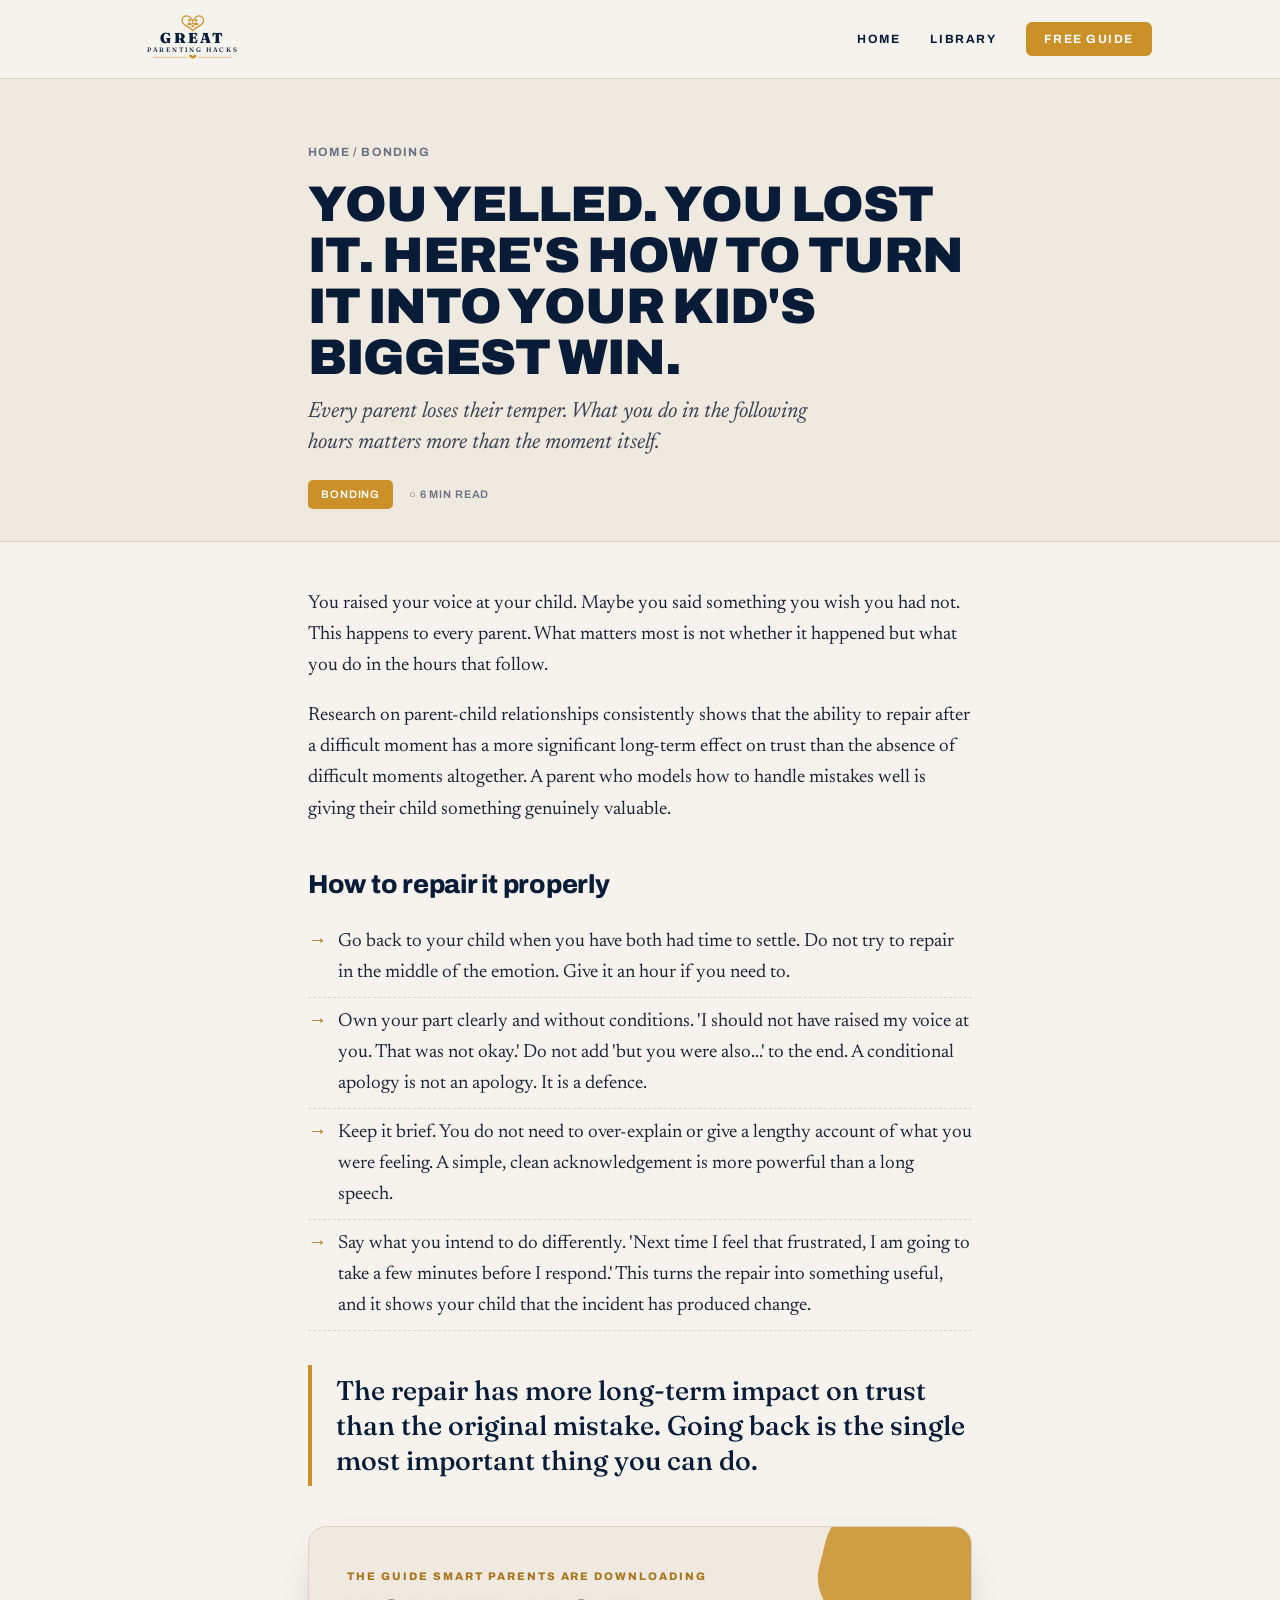
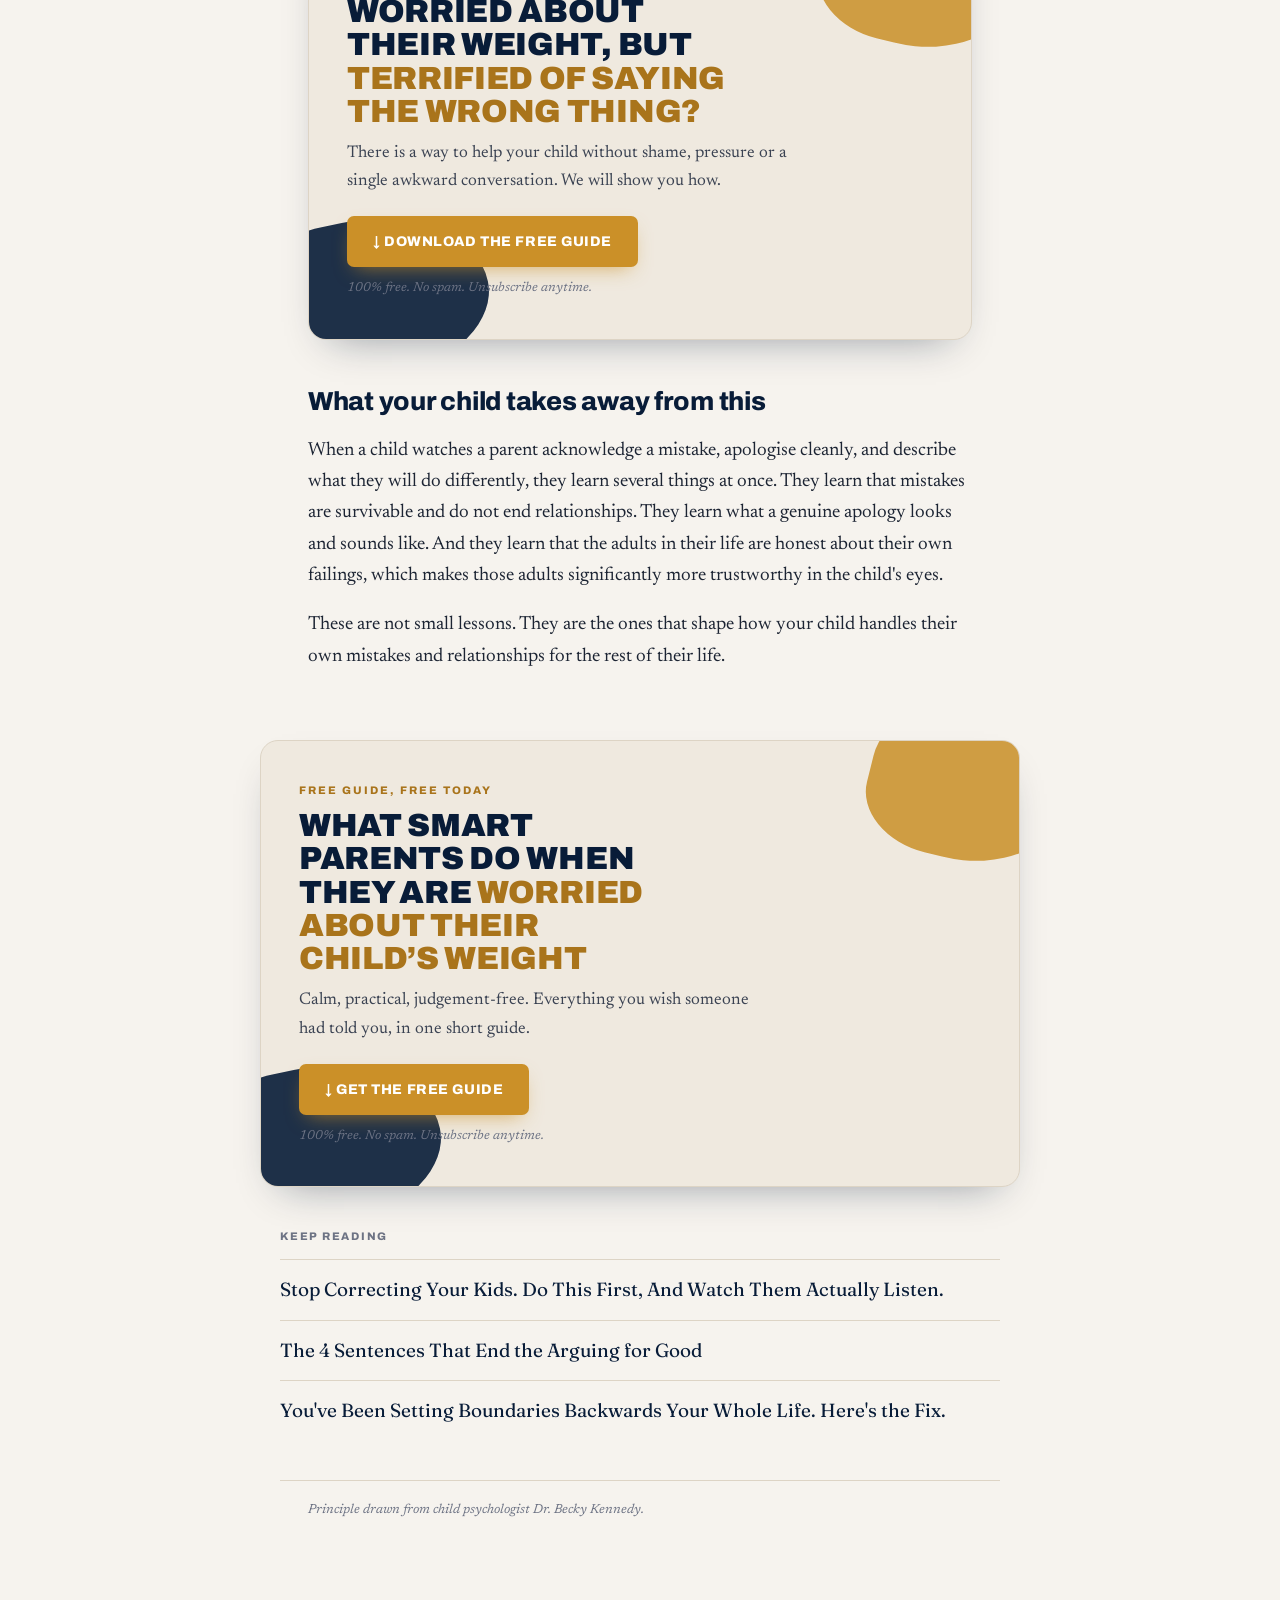
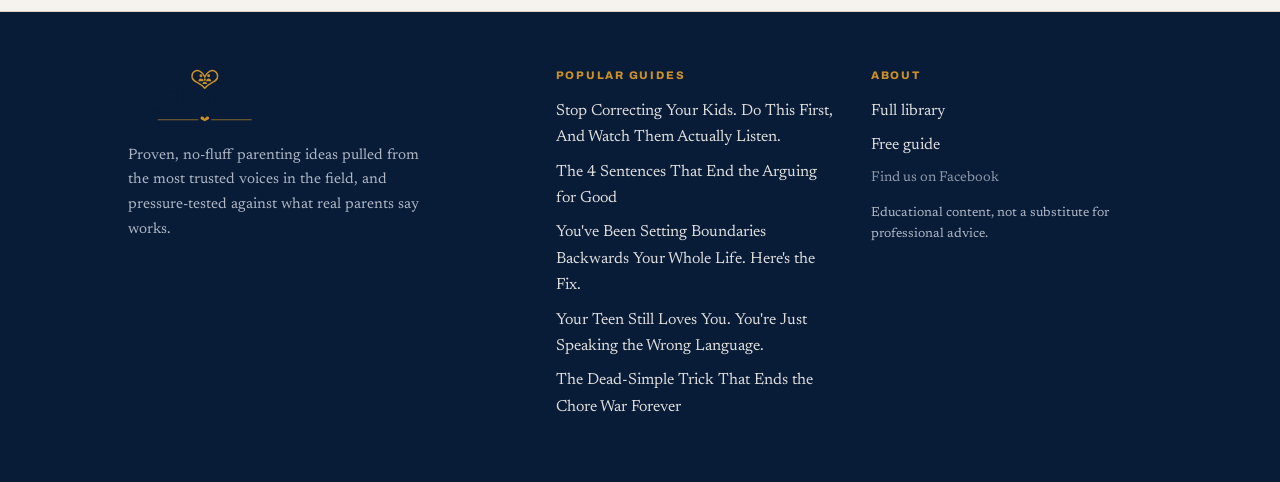
<file: repair-after-rupture.html>
<!DOCTYPE html><html lang="en"><head>
<meta charset="utf-8"><meta name="viewport" content="width=device-width,initial-scale=1">
<title>You Yelled. You Lost It. Here&#x27;s How to Turn It Into Your Kid&#x27;s Biggest Win. | Great Parenting Hacks</title>
<meta name="description" content="Every parent loses their temper. What you do in the following hours matters more than the moment itself.">
<meta name="keywords" content="repair after yelling at kids, parenting mistakes, rebuild trust child, apologise to your kids">
<link rel="canonical" href="https://greatparentinghacks.com/repair-after-rupture.html">
<meta property="og:type" content="article"><meta property="og:title" content="You Yelled. You Lost It. Here&#x27;s How to Turn It Into Your Kid&#x27;s Biggest Win. | Great Parenting Hacks">
<meta property="og:description" content="Every parent loses their temper. What you do in the following hours matters more than the moment itself."><meta property="og:url" content="https://greatparentinghacks.com/repair-after-rupture.html">
<meta property="og:site_name" content="Great Parenting Hacks">
<meta name="twitter:card" content="summary_large_image">
<style>/* Great Parenting Hacks, brand palette from lead magnet */
@import url('https://fonts.googleapis.com/css2?family=Fraunces:opsz,wght@9..144,400;9..144,500;9..144,600;9..144,900&family=Newsreader:ital,opsz,wght@0,6..72,400;0,6..72,500;1,6..72,400&family=Archivo:wght@600;700;800;900&display=swap');

:root{
  --navy:#081c38;
  --navy-soft:#102a4c;
  --gold:#cb9028;
  --gold-deep:#a9741b;
  --cream:#f6f3ee;
  --cream-2:#efe9df;
  --ink:#1c2433;
  --muted:#6d7384;
  --line:#ddd4c5;
  --shadow:0 18px 40px -22px rgba(8,28,56,.45);
}
*{box-sizing:border-box;margin:0;padding:0}
html{scroll-behavior:smooth}
body{
  background:var(--cream);
  color:var(--ink);
  font-family:'Newsreader',Georgia,serif;
  font-size:19px;line-height:1.65;
  -webkit-font-smoothing:antialiased;
}
a{color:var(--gold-deep);text-decoration:none}
a:hover{text-decoration:underline}
.wrap{max-width:1080px;margin:0 auto;padding:0 28px}
.read{max-width:720px;margin:0 auto;padding:0 28px}
.gph-logo{display:block}

/* nav */
.nav{position:sticky;top:0;z-index:40;background:rgba(246,243,238,.9);backdrop-filter:blur(10px);border-bottom:1px solid var(--line)}
.nav .wrap{display:flex;align-items:center;justify-content:space-between;height:78px}
.nav .gph-logo{height:54px;width:auto}
.nav nav a{font-family:'Archivo',sans-serif;font-weight:700;font-size:12px;text-transform:uppercase;letter-spacing:.13em;color:var(--navy);margin-left:26px}
.nav nav a:hover{color:var(--gold-deep);text-decoration:none}
.nav .nav-cta{background:var(--gold);color:#fff !important;padding:10px 18px;border-radius:6px}
.nav .nav-cta:hover{background:var(--gold-deep)}
@media(max-width:640px){.nav nav a:not(.nav-cta){display:none}}

/* PDF-style banner */
.pdf-banner{position:relative;overflow:hidden;background:var(--cream-2);border:1px solid var(--line);border-radius:18px;padding:40px 38px;margin:40px auto;max-width:760px;box-shadow:var(--shadow)}
.pdf-banner:before{content:"";position:absolute;left:-60px;bottom:-40px;width:240px;height:160px;background:var(--navy);transform:rotate(-12deg);opacity:.9;border-radius:40% 60% 50% 50%}
.pdf-banner:after{content:"";position:absolute;right:-50px;top:-30px;width:200px;height:150px;background:var(--gold);transform:rotate(14deg);opacity:.85;border-radius:50% 50% 60% 40%}
.pdf-banner .inner{position:relative;z-index:2}
.pdf-banner .eyebrow{font-family:'Archivo',sans-serif;font-weight:800;font-size:11px;letter-spacing:.18em;text-transform:uppercase;color:var(--gold-deep);margin-bottom:10px}
.pdf-banner h3{font-family:'Archivo',sans-serif;font-weight:900;font-size:clamp(24px,3.4vw,32px);line-height:1.04;color:var(--navy);text-transform:uppercase;letter-spacing:-.01em;max-width:18ch;margin-bottom:12px}
.pdf-banner h3 .hl{color:var(--gold-deep)}
.pdf-banner p{font-size:17px;color:#3a4252;margin-bottom:20px;max-width:46ch}
.pdf-banner .dl{display:inline-flex;align-items:center;gap:9px;background:var(--gold);color:#fff !important;font-family:'Archivo',sans-serif;font-weight:800;font-size:14px;letter-spacing:.04em;text-transform:uppercase;padding:14px 26px;border-radius:7px;box-shadow:0 8px 20px -8px rgba(203,144,40,.7)}
.pdf-banner .dl:hover{background:var(--gold-deep);text-decoration:none;transform:translateY(-1px)}
.pdf-banner .sub{display:block;margin-top:10px;font-size:13px;color:var(--muted);font-style:italic}

/* footer */
.foot{margin-top:90px;border-top:1px solid var(--line);background:var(--navy);color:var(--cream)}
.foot .wrap{padding:54px 28px;display:grid;grid-template-columns:1.4fr 1fr 1fr;gap:34px}
.foot .gph-logo{height:64px;width:auto;margin-bottom:14px}
.foot h4{font-family:'Archivo',sans-serif;font-weight:800;font-size:11px;letter-spacing:.16em;text-transform:uppercase;color:var(--gold);margin-bottom:14px}
.foot a{display:block;color:var(--cream);font-size:16px;margin-bottom:8px;opacity:.9}
.foot a:hover{color:#fff;opacity:1}
.foot p{font-size:15px;color:#aeb6c4;max-width:34ch}
.foot .fblink{font-size:14px;color:#aeb6c4;opacity:.8}
@media(max-width:640px){.foot .wrap{grid-template-columns:1fr}}
.tag{font-family:'Archivo',sans-serif;font-weight:700;font-size:11px;letter-spacing:.14em;text-transform:uppercase;color:var(--gold-deep)}
</style><script type="application/ld+json">{"@context": "https://schema.org", "@type": "Article", "headline": "You Yelled. You Lost It. Here's How to Turn It Into Your Kid's Biggest Win.", "description": "Every parent loses their temper. What you do in the following hours matters more than the moment itself.", "author": {"@type": "Organization", "name": "Great Parenting Hacks"}, "publisher": {"@type": "Organization", "name": "Great Parenting Hacks"}, "url": "https://greatparentinghacks.com/repair-after-rupture.html"}</script>
</head><body><style>
.hero-a{padding:64px 0 32px;border-bottom:1px solid var(--line);background:var(--cream-2)}
.crumb{font-family:'Archivo',sans-serif;font-weight:700;font-size:12px;letter-spacing:.1em;text-transform:uppercase;color:var(--muted)}
.crumb a{color:var(--muted)}
h1{font-family:'Archivo',sans-serif;font-weight:900;font-size:clamp(30px,4.8vw,50px);line-height:1.02;letter-spacing:-.02em;margin:16px 0 14px;max-width:20ch;color:var(--navy);text-transform:uppercase}
.dek{font-size:22px;line-height:1.4;color:#3a4252;max-width:42ch;font-style:italic}
.meta{margin-top:22px;display:flex;gap:16px;flex-wrap:wrap;align-items:center;font-family:'Archivo',sans-serif;font-weight:600;font-size:11px;letter-spacing:.08em;text-transform:uppercase;color:var(--muted)}
.pill{background:var(--gold);color:#fff;padding:5px 13px;border-radius:5px}
article{padding:46px 0 10px}
article h2{font-family:'Archivo',sans-serif;font-weight:800;font-size:26px;margin:38px 0 12px;letter-spacing:-.01em;color:var(--navy)}
article p{margin:0 0 18px}
article ul{margin:6px 0 22px;padding:0;list-style:none}
article li{position:relative;padding:8px 0 8px 30px;border-bottom:1px dashed var(--line)}
article li:before{content:"\2192";position:absolute;left:0;top:8px;color:var(--gold-deep);font-weight:700}
.pull{font-family:'Fraunces',serif;font-weight:500;font-size:27px;line-height:1.3;color:var(--navy);border-left:4px solid var(--gold);padding:8px 0 8px 24px;margin:34px 0}
.source-note{max-width:720px;margin:40px auto 0;padding-top:18px;border-top:1px solid var(--line)}
.source-note p{font-size:13px;color:var(--muted);font-style:italic;margin:0}
.more{margin:40px auto 0;max-width:720px}
.more h4{font-family:'Archivo',sans-serif;font-weight:800;font-size:11px;letter-spacing:.16em;text-transform:uppercase;color:var(--muted);margin-bottom:14px}
.more a{display:block;border-top:1px solid var(--line);padding:14px 0;color:var(--navy);font-family:'Fraunces',serif;font-size:19px}
.more a:hover{color:var(--gold-deep);text-decoration:none}
</style>
<!-- TikTok Pixel Base Code -->
<script>
!function (w, d, t) {
  w.TiktokAnalyticsObject=t;var ttq=w[t]=w[t]||[];ttq.methods=["page","track","identify","instances","debug","on","off","once","ready","alias","group","enableCookie","disableCookie","holdConsent","revokeConsent","grantConsent"],ttq.setAndDefer=function(t,e){t[e]=function(){t.push([e].concat(Array.prototype.slice.call(arguments,0)))}};for(var i=0;i<ttq.methods.length;i++)ttq.setAndDefer(ttq,ttq.methods[i]);ttq.instance=function(t){for( var e=ttq._i[t]||[],n=0;n<ttq.methods.length;n++)ttq.setAndDefer(e,ttq.methods[n]);return e},ttq.load=function(e,n){var r="https://analytics.tiktok.com/i18n/pixel/events.js",o=n&&n.partner;ttq._i=ttq._i||{},ttq._i[e]=[],ttq._i[e]._u=r,ttq._t=ttq._t||{},ttq._t[e]=+new Date,ttq._o=ttq._o||{},ttq._o[e]=n||{};n=document.createElement("script");n.type="text/javascript",n.async=!0,n.src=r+"?sdkid="+e+"&lib="+t;e=document.getElementsByTagName("script")[0];e.parentNode.insertBefore(n,e)};
  ttq.load('D8HVKPJC77UANKFSCE50');
  ttq.page();
}(window, document, 'ttq');
</script>
<!-- End TikTok Pixel Base Code -->
<header class="nav"><div class="wrap">
<a href="index.html" aria-label="Great Parenting Hacks home"><svg class="gph-logo" viewBox="0 0 360 150" xmlns="http://www.w3.org/2000/svg" role="img" aria-label="Great Parenting Hacks">
  <!-- heart + family mark -->
  <g transform="translate(180,30)">
    <path d="M0 22 C-14 6 -30 8 -30 -6 C-30 -17 -20 -22 -12 -18 C-6 -15 -2 -9 0 -4 C2 -9 6 -15 12 -18 C20 -22 30 -17 30 -6 C30 8 14 6 0 22 Z"
          fill="none" stroke="#cb9028" stroke-width="3.4"/>
    <!-- two adults -->
    <circle cx="-9" cy="-7" r="3.4" fill="#cb9028"/>
    <circle cx="9" cy="-7" r="3.4" fill="#cb9028"/>
    <path d="M-15 6 C-15 -3 -3 -3 -3 6 Z" fill="#cb9028"/>
    <path d="M15 6 C15 -3 3 -3 3 6 Z" fill="#cb9028"/>
    <!-- child -->
    <circle cx="0" cy="2" r="2.6" fill="#cb9028"/>
    <path d="M-5 12 C-5 5 5 5 5 12 Z" fill="#cb9028"/>
  </g>
  <!-- wordmark -->
  <text x="180" y="86" text-anchor="middle" font-family="Fraunces, Georgia, serif" font-weight="900" font-size="40" letter-spacing="6" fill="#081c38">GREAT</text>
  <text x="180" y="112" text-anchor="middle" font-family="Fraunces, Georgia, serif" font-weight="500" font-size="18" letter-spacing="5" fill="#081c38">PARENTING HACKS</text>
  <!-- divider with heart -->
  <line x1="70" y1="126" x2="165" y2="126" stroke="#cb9028" stroke-width="1.5"/>
  <line x1="195" y1="126" x2="290" y2="126" stroke="#cb9028" stroke-width="1.5"/>
  <path d="M180 130 C176 126 170 127 170 122 C170 119 173 117.5 176 119 C178 120 179 122 180 123.5 C181 122 182 120 184 119 C187 117.5 190 119 190 122 C190 127 184 126 180 130 Z" fill="#cb9028"/>
</svg>
</a>
<nav>
<a href="index.html">Home</a>
<a href="index.html#library">Library</a>
<a class="nav-cta" href="free-guide.html">Free Guide</a>
</nav></div></header><section class="hero-a"><div class="read">
<div class="crumb"><a href="index.html">Home</a> / Bonding</div>
<h1>You Yelled. You Lost It. Here&#x27;s How to Turn It Into Your Kid&#x27;s Biggest Win.</h1>
<p class="dek">Every parent loses their temper. What you do in the following hours matters more than the moment itself.</p>
<div class="meta"><span class="pill">Bonding</span><span>○ 6 min read</span></div>
</div></section>
<article><div class="read"><p>You raised your voice at your child. Maybe you said something you wish you had not. This happens to every parent. What matters most is not whether it happened but what you do in the hours that follow.</p>
<p>Research on parent-child relationships consistently shows that the ability to repair after a difficult moment has a more significant long-term effect on trust than the absence of difficult moments altogether. A parent who models how to handle mistakes well is giving their child something genuinely valuable.</p>
<h2>How to repair it properly</h2>
<ul><li>Go back to your child when you have both had time to settle. Do not try to repair in the middle of the emotion. Give it an hour if you need to.</li><li>Own your part clearly and without conditions. 'I should not have raised my voice at you. That was not okay.' Do not add 'but you were also...' to the end. A conditional apology is not an apology. It is a defence.</li><li>Keep it brief. You do not need to over-explain or give a lengthy account of what you were feeling. A simple, clean acknowledgement is more powerful than a long speech.</li><li>Say what you intend to do differently. 'Next time I feel that frustrated, I am going to take a few minutes before I respond.' This turns the repair into something useful, and it shows your child that the incident has produced change.</li></ul>
<blockquote class="pull">The repair has more long-term impact on trust than the original mistake. Going back is the single most important thing you can do.</blockquote>
<div class="pdf-banner"><div class="inner">
<div class="eyebrow">The guide smart parents are downloading</div>
<h3>Worried About Their Weight, But <span class="hl">Terrified of Saying the Wrong Thing?</span></h3>
<p>There is a way to help your child without shame, pressure or a single awkward conversation. We will show you how.</p>
<a class="dl" href="free-guide.html">↓ Download the Free Guide</a>
<span class="sub">100% free. No spam. Unsubscribe anytime.</span>
</div></div>
<h2>What your child takes away from this</h2>
<p>When a child watches a parent acknowledge a mistake, apologise cleanly, and describe what they will do differently, they learn several things at once. They learn that mistakes are survivable and do not end relationships. They learn what a genuine apology looks and sounds like. And they learn that the adults in their life are honest about their own failings, which makes those adults significantly more trustworthy in the child's eyes.</p>
<p>These are not small lessons. They are the ones that shape how your child handles their own mistakes and relationships for the rest of their life.</p></div></article>
<div class="pdf-banner"><div class="inner">
<div class="eyebrow">Free guide, free today</div>
<h3>What Smart Parents Do When They Are <span class="hl">Worried About Their Child’s Weight</span></h3>
<p>Calm, practical, judgement-free. Everything you wish someone had told you, in one short guide.</p>
<a class="dl" href="free-guide.html">↓ Get the Free Guide</a>
<span class="sub">100% free. No spam. Unsubscribe anytime.</span>
</div></div>
<div class="more"><h4>Keep reading</h4><a href="connection-over-correction.html">Stop Correcting Your Kids. Do This First, And Watch Them Actually Listen.</a><a href="how-to-talk-so-kids-listen.html">The 4 Sentences That End the Arguing for Good</a><a href="boundaries-that-work.html">You&#x27;ve Been Setting Boundaries Backwards Your Whole Life. Here&#x27;s the Fix.</a></div>
<div class="source-note"><div class="read"><p>Principle drawn from child psychologist Dr. Becky Kennedy.</p></div></div>
<footer class="foot"><div class="wrap">
<div><svg class="gph-logo" viewBox="0 0 360 150" xmlns="http://www.w3.org/2000/svg" role="img" aria-label="Great Parenting Hacks">
  <!-- heart + family mark -->
  <g transform="translate(180,30)">
    <path d="M0 22 C-14 6 -30 8 -30 -6 C-30 -17 -20 -22 -12 -18 C-6 -15 -2 -9 0 -4 C2 -9 6 -15 12 -18 C20 -22 30 -17 30 -6 C30 8 14 6 0 22 Z"
          fill="none" stroke="#cb9028" stroke-width="3.4"/>
    <!-- two adults -->
    <circle cx="-9" cy="-7" r="3.4" fill="#cb9028"/>
    <circle cx="9" cy="-7" r="3.4" fill="#cb9028"/>
    <path d="M-15 6 C-15 -3 -3 -3 -3 6 Z" fill="#cb9028"/>
    <path d="M15 6 C15 -3 3 -3 3 6 Z" fill="#cb9028"/>
    <!-- child -->
    <circle cx="0" cy="2" r="2.6" fill="#cb9028"/>
    <path d="M-5 12 C-5 5 5 5 5 12 Z" fill="#cb9028"/>
  </g>
  <!-- wordmark -->
  <text x="180" y="86" text-anchor="middle" font-family="Fraunces, Georgia, serif" font-weight="900" font-size="40" letter-spacing="6" fill="#081c38">GREAT</text>
  <text x="180" y="112" text-anchor="middle" font-family="Fraunces, Georgia, serif" font-weight="500" font-size="18" letter-spacing="5" fill="#081c38">PARENTING HACKS</text>
  <!-- divider with heart -->
  <line x1="70" y1="126" x2="165" y2="126" stroke="#cb9028" stroke-width="1.5"/>
  <line x1="195" y1="126" x2="290" y2="126" stroke="#cb9028" stroke-width="1.5"/>
  <path d="M180 130 C176 126 170 127 170 122 C170 119 173 117.5 176 119 C178 120 179 122 180 123.5 C181 122 182 120 184 119 C187 117.5 190 119 190 122 C190 127 184 126 180 130 Z" fill="#cb9028"/>
</svg>

<p>Proven, no-fluff parenting ideas pulled from the most trusted voices in the field, and pressure-tested against what real parents say works.</p></div>
<div><h4>Popular guides</h4><a href="connection-over-correction.html">Stop Correcting Your Kids. Do This First, And Watch Them Actually Listen.</a><a href="how-to-talk-so-kids-listen.html">The 4 Sentences That End the Arguing for Good</a><a href="boundaries-that-work.html">You&#x27;ve Been Setting Boundaries Backwards Your Whole Life. Here&#x27;s the Fix.</a><a href="love-languages-of-teens.html">Your Teen Still Loves You. You&#x27;re Just Speaking the Wrong Language.</a><a href="chores-without-nagging.html">The Dead-Simple Trick That Ends the Chore War Forever</a></div>
<div><h4>About</h4><a href="index.html#library">Full library</a><a href="free-guide.html">Free guide</a>
<a class="fblink" href="https://facebook.com/greatparentinghacks" target="_blank" rel="noopener">Find us on Facebook</a>
<p style="margin-top:12px;font-size:13px">Educational content, not a substitute for professional advice.</p></div>
</div></footer></body></html>
</file>
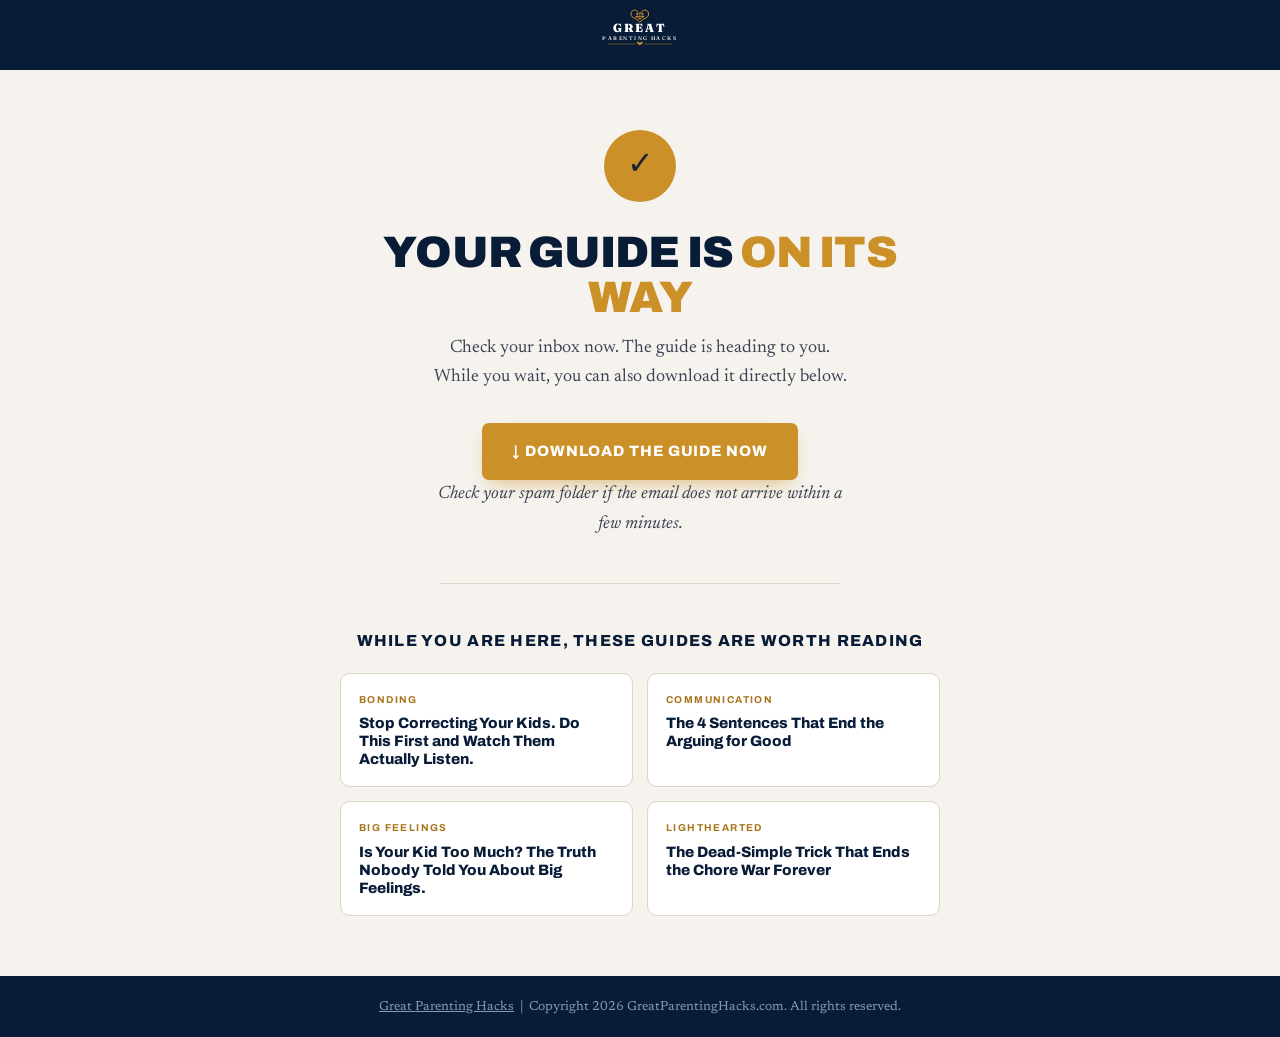
<file: thank-you.html>
<!DOCTYPE html>
<html lang="en">
<head>
<meta charset="utf-8">
<meta name="viewport" content="width=device-width,initial-scale=1">
<title>Your Free Guide Is On Its Way | Great Parenting Hacks</title>
<meta name="robots" content="noindex">
<!-- TikTok Pixel Code Start -->
<script>
!function (w, d, t) {
  w.TiktokAnalyticsObject=t;var ttq=w[t]=w[t]||[];ttq.methods=["page","track","identify","instances","debug","on","off","once","ready","alias","group","enableCookie","disableCookie","holdConsent","revokeConsent","grantConsent"],ttq.setAndDefer=function(t,e){t[e]=function(){t.push([e].concat(Array.prototype.slice.call(arguments,0)))}};for(var i=0;i<ttq.methods.length;i++)ttq.setAndDefer(ttq,ttq.methods[i]);ttq.instance=function(t){for( var e=ttq._i[t]||[],n=0;n<ttq.methods.length;n++)ttq.setAndDefer(e,ttq.methods[n]);return e},ttq.load=function(e,n){var r="https://analytics.tiktok.com/i18n/pixel/events.js",o=n&&n.partner;ttq._i=ttq._i||{},ttq._i[e]=[],ttq._i[e]._u=r,ttq._t=ttq._t||{},ttq._t[e]=+new Date,ttq._o=ttq._o||{},ttq._o[e]=n||{};n=document.createElement("script") ;n.type="text/javascript",n.async=!0,n.src=r+"?sdkid="+e+"&lib="+t;e=document.getElementsByTagName("script")[0];e.parentNode.insertBefore(n,e)};
  ttq.load('D8HVKPJC77UANKFSCE50');
  ttq.page();
}(window, document, 'ttq');
</script>
<script>
window.addEventListener('load', function() {
  ttq.track('Lead', {
    "contents": [{
      "content_id": "free-guide",
      "content_type": "product",
      "content_name": "What Smart Parents Do When They Are Worried About Their Child's Weight"
    }],
    "value": 0,
    "currency": "GBP"
  });
});
</script>
<!-- TikTok Pixel Code End -->
<link rel="preconnect" href="https://fonts.googleapis.com">
<link href="https://fonts.googleapis.com/css2?family=Fraunces:opsz,wght@9..144,400;9..144,900&family=Newsreader:ital,opsz,wght@0,6..72,400;1,6..72,400&family=Archivo:wght@600;700;800;900&display=swap" rel="stylesheet">
<style>
:root{
  --navy:#081c38;
  --gold:#cb9028;
  --gold-deep:#a9741b;
  --cream:#f6f3ee;
  --cream-2:#efe9df;
  --ink:#1c2433;
  --muted:#6d7384;
  --line:#ddd4c5;
}
*{box-sizing:border-box;margin:0;padding:0}
body{background:var(--cream);color:var(--ink);font-family:'Newsreader',Georgia,serif;font-size:18px;line-height:1.65;-webkit-font-smoothing:antialiased;min-height:100vh;display:flex;flex-direction:column}

.nav{background:var(--navy);padding:0 28px;height:70px;display:flex;align-items:center;justify-content:center}
.nav a{text-decoration:none}
.nav svg{height:44px;width:auto}

.main{flex:1;display:flex;align-items:center;justify-content:center;padding:60px 28px}
.box{max-width:600px;width:100%;text-align:center}

.tick{width:72px;height:72px;background:var(--gold);border-radius:50%;display:flex;align-items:center;justify-content:center;margin:0 auto 28px;font-size:32px}

.box h1{font-family:'Archivo',sans-serif;font-weight:900;font-size:clamp(28px,5vw,44px);line-height:1.02;letter-spacing:-.02em;text-transform:uppercase;color:var(--navy);margin-bottom:14px}
.box h1 span{color:var(--gold)}
.box p{font-size:18px;color:#3a4252;max-width:42ch;margin:0 auto 30px}

.dl-btn{display:inline-flex;align-items:center;gap:10px;background:var(--gold);color:#fff;font-family:'Archivo',sans-serif;font-weight:800;font-size:15px;letter-spacing:.06em;text-transform:uppercase;padding:16px 30px;border-radius:7px;text-decoration:none;box-shadow:0 8px 20px -8px rgba(203,144,40,.7)}
.dl-btn:hover{background:var(--gold-deep);text-decoration:none}

.note{margin-top:20px;font-size:14px;color:var(--muted);font-style:italic}

.divider{border:none;border-top:1px solid var(--line);margin:44px auto;max-width:400px}

.also h3{font-family:'Archivo',sans-serif;font-weight:800;font-size:16px;text-transform:uppercase;letter-spacing:.08em;color:var(--navy);margin-bottom:18px}
.articles{display:grid;grid-template-columns:repeat(auto-fit,minmax(240px,1fr));gap:14px;max-width:600px;margin:0 auto;text-align:left}
.art-card{background:#fff;border:1px solid var(--line);border-radius:10px;padding:18px;text-decoration:none;color:var(--ink);display:block}
.art-card:hover{border-color:var(--gold);text-decoration:none}
.art-card .cat{font-family:'Archivo',sans-serif;font-weight:700;font-size:10px;letter-spacing:.14em;text-transform:uppercase;color:var(--gold-deep);margin-bottom:6px}
.art-card h4{font-family:'Archivo',sans-serif;font-weight:800;font-size:15px;line-height:1.2;color:var(--navy)}

.foot{background:var(--navy);padding:20px 28px;text-align:center;margin-top:auto}
.foot p{font-size:13px;color:#8899aa}
.foot a{color:#8899aa}
</style>
</head>
<body>

<header class="nav">
  <a href="index.html">
    <svg viewBox="0 0 360 150" xmlns="http://www.w3.org/2000/svg">
      <g transform="translate(180,30)">
        <path d="M0 22 C-14 6 -30 8 -30 -6 C-30 -17 -20 -22 -12 -18 C-6 -15 -2 -9 0 -4 C2 -9 6 -15 12 -18 C20 -22 30 -17 30 -6 C30 8 14 6 0 22 Z" fill="none" stroke="#cb9028" stroke-width="3.4"/>
        <circle cx="-9" cy="-7" r="3.4" fill="#cb9028"/>
        <circle cx="9" cy="-7" r="3.4" fill="#cb9028"/>
        <path d="M-15 6 C-15 -3 -3 -3 -3 6 Z" fill="#cb9028"/>
        <path d="M15 6 C15 -3 3 -3 3 6 Z" fill="#cb9028"/>
        <circle cx="0" cy="2" r="2.6" fill="#cb9028"/>
        <path d="M-5 12 C-5 5 5 5 5 12 Z" fill="#cb9028"/>
      </g>
      <text x="180" y="86" text-anchor="middle" font-family="Fraunces, Georgia, serif" font-weight="900" font-size="40" letter-spacing="6" fill="#ffffff">GREAT</text>
      <text x="180" y="112" text-anchor="middle" font-family="Fraunces, Georgia, serif" font-weight="500" font-size="18" letter-spacing="5" fill="#ffffff">PARENTING HACKS</text>
      <line x1="70" y1="126" x2="165" y2="126" stroke="#cb9028" stroke-width="1.5"/>
      <line x1="195" y1="126" x2="290" y2="126" stroke="#cb9028" stroke-width="1.5"/>
      <path d="M180 130 C176 126 170 127 170 122 C170 119 173 117.5 176 119 C178 120 179 122 180 123.5 C181 122 182 120 184 119 C187 117.5 190 119 190 122 C190 127 184 126 180 130 Z" fill="#cb9028"/>
    </svg>
  </a>
</header>

<div class="main">
  <div class="box">
    <div class="tick">&#10003;</div>
    <h1>Your Guide Is <span>On Its Way</span></h1>
    <p>Check your inbox now. The guide is heading to you. While you wait, you can also download it directly below.</p>

    <a class="dl-btn" href="https://greatparentinghacks.com/great-parenting-hacks-guide.pdf" target="_blank">
      &#8595; Download the Guide Now
    </a>
    <p class="note">Check your spam folder if the email does not arrive within a few minutes.</p>

    <hr class="divider">

    <div class="also">
      <h3>While you are here, these guides are worth reading</h3>
      <div class="articles">
        <a class="art-card" href="connection-over-correction.html">
          <div class="cat">Bonding</div>
          <h4>Stop Correcting Your Kids. Do This First and Watch Them Actually Listen.</h4>
        </a>
        <a class="art-card" href="how-to-talk-so-kids-listen.html">
          <div class="cat">Communication</div>
          <h4>The 4 Sentences That End the Arguing for Good</h4>
        </a>
        <a class="art-card" href="deeply-feeling-kids.html">
          <div class="cat">Big Feelings</div>
          <h4>Is Your Kid Too Much? The Truth Nobody Told You About Big Feelings.</h4>
        </a>
        <a class="art-card" href="chores-without-nagging.html">
          <div class="cat">Lighthearted</div>
          <h4>The Dead-Simple Trick That Ends the Chore War Forever</h4>
        </a>
      </div>
    </div>
  </div>
</div>

<footer class="foot">
  <p><a href="index.html">Great Parenting Hacks</a> &nbsp;|&nbsp; Copyright 2026 GreatParentingHacks.com. All rights reserved.</p>
</footer>

</body>
</html>
</file>
